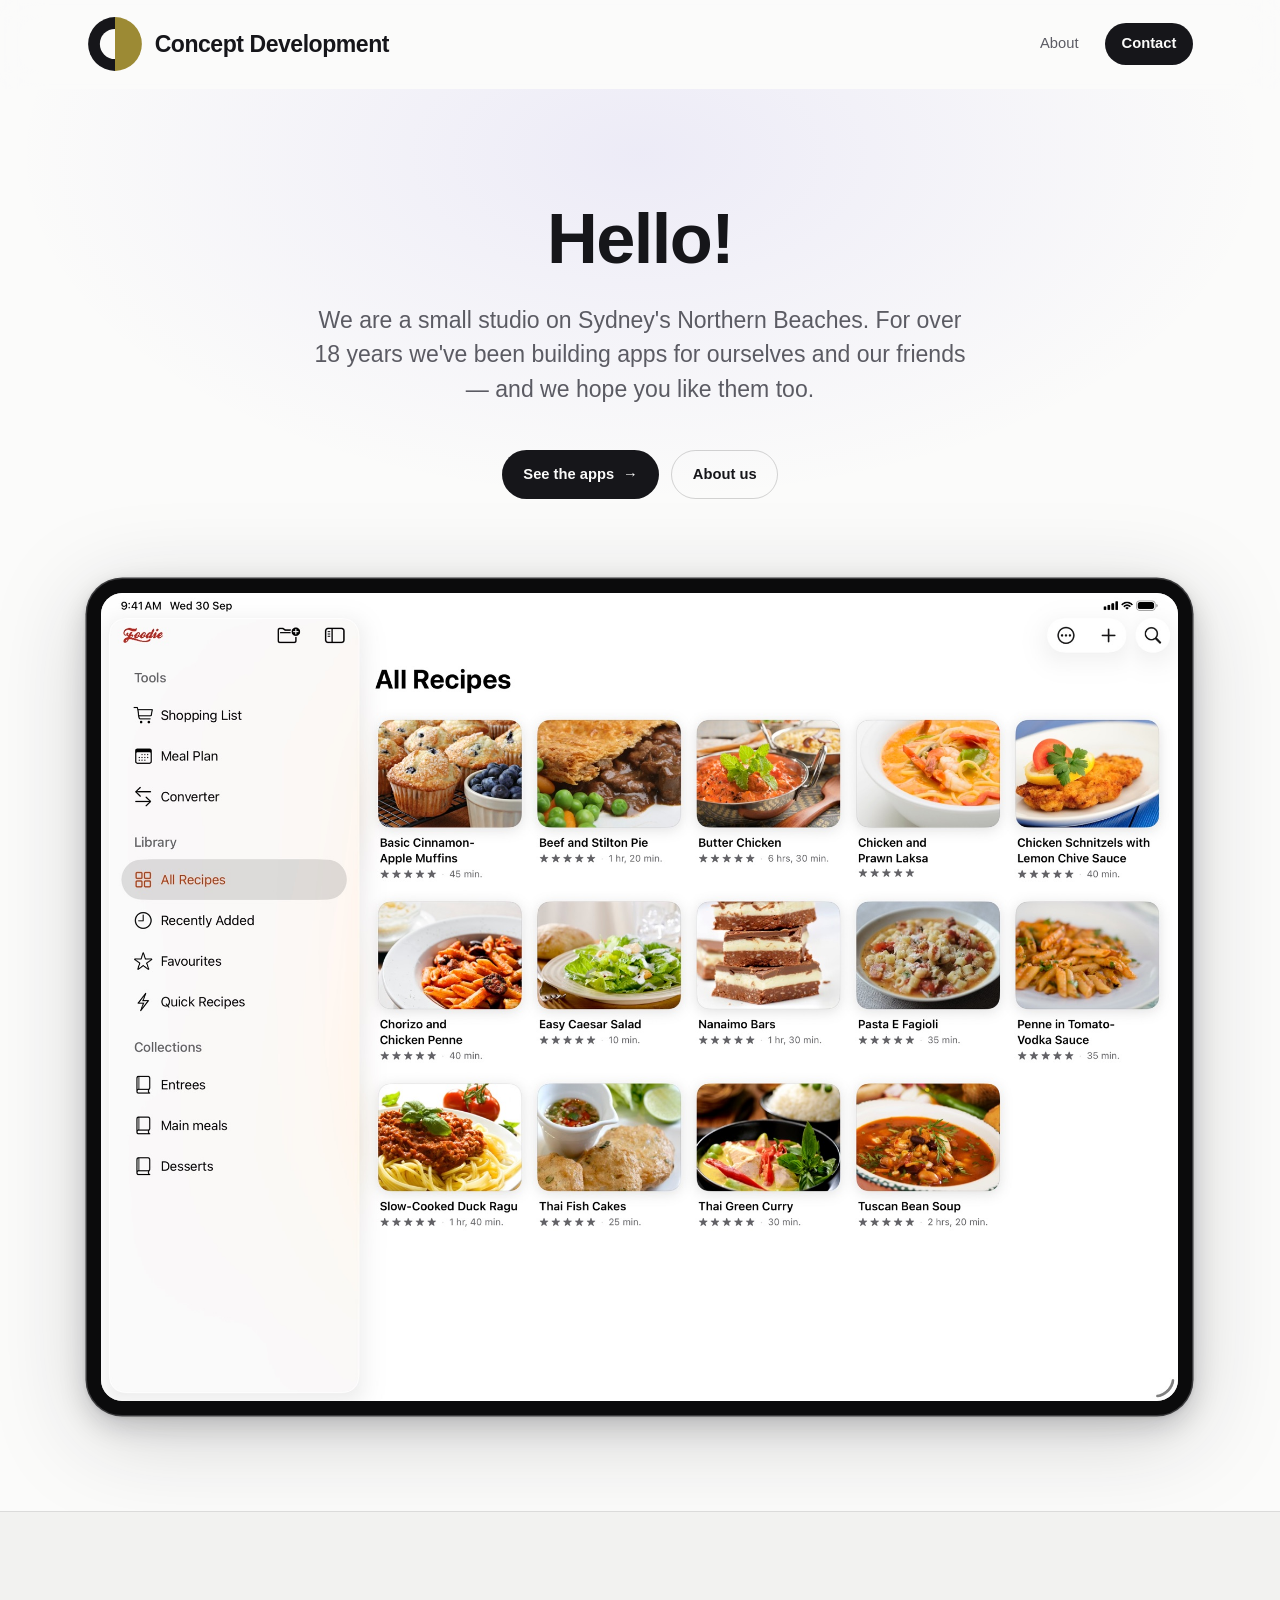
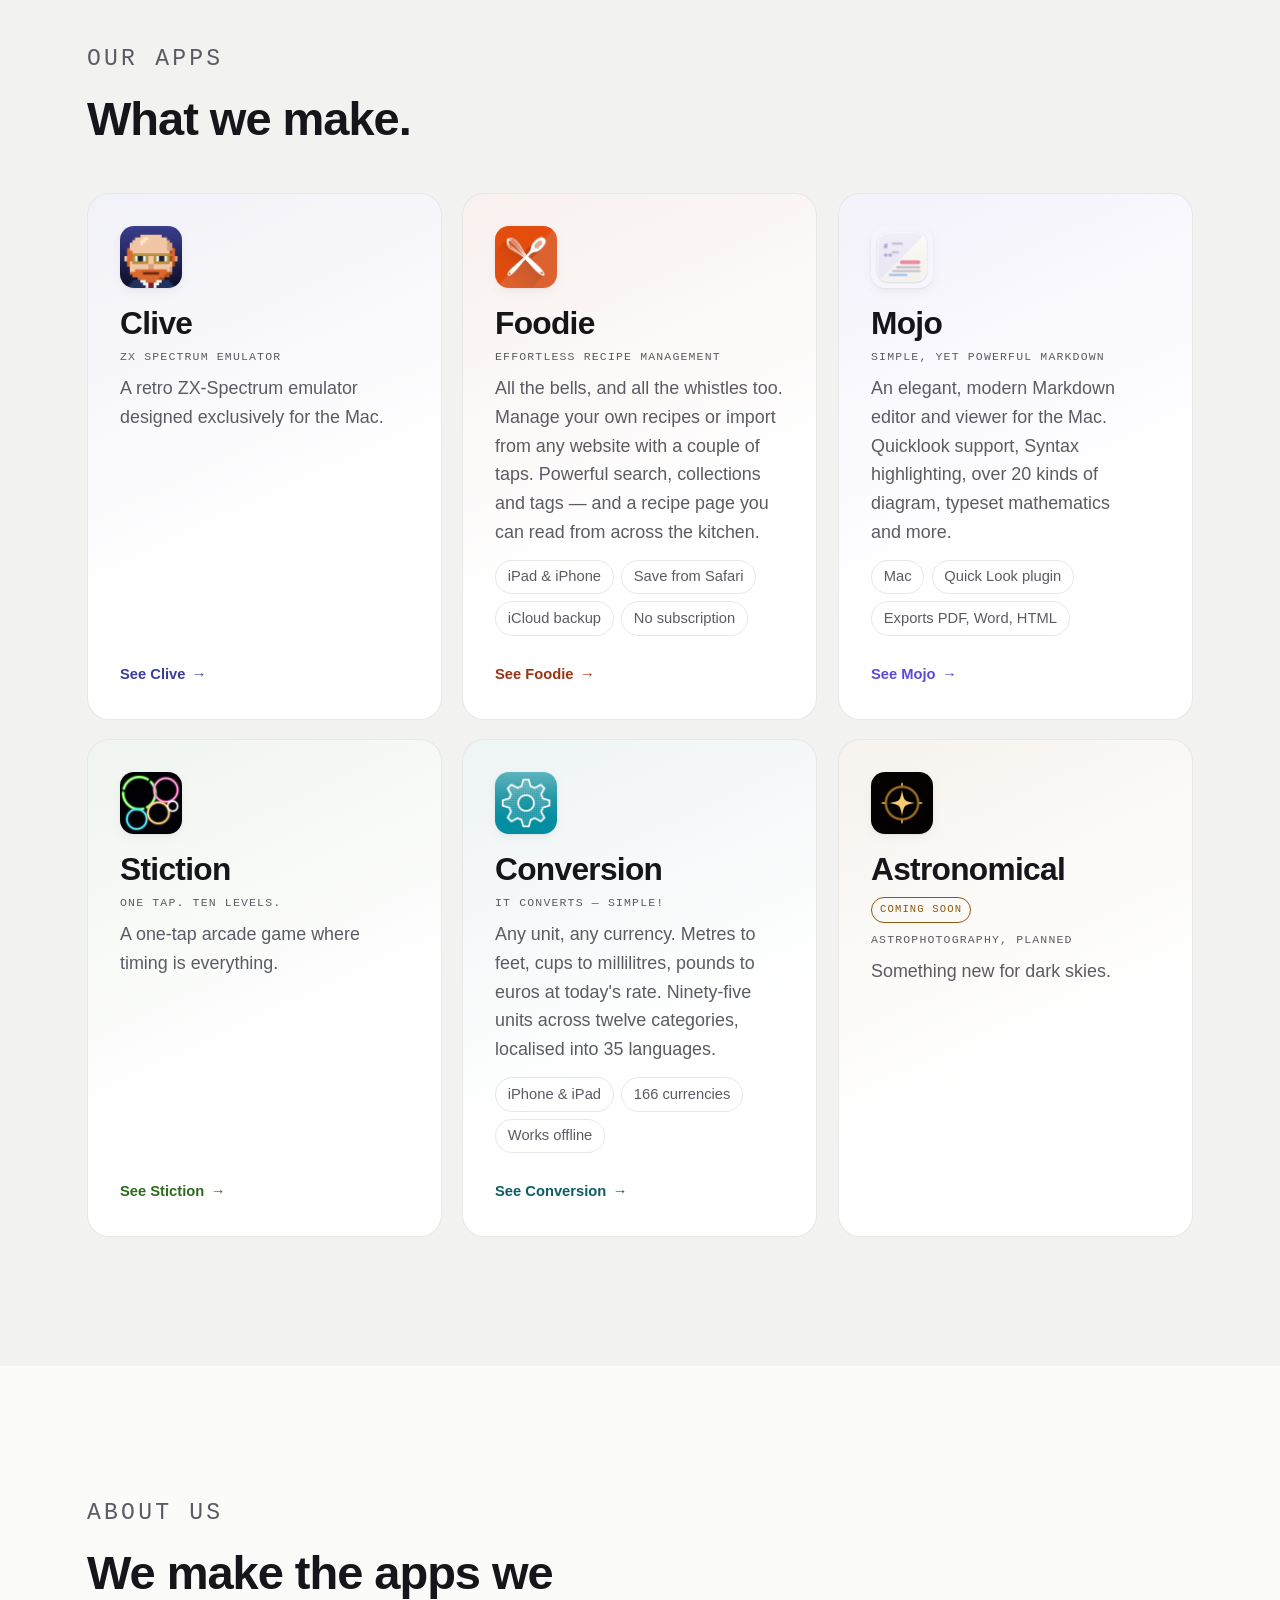
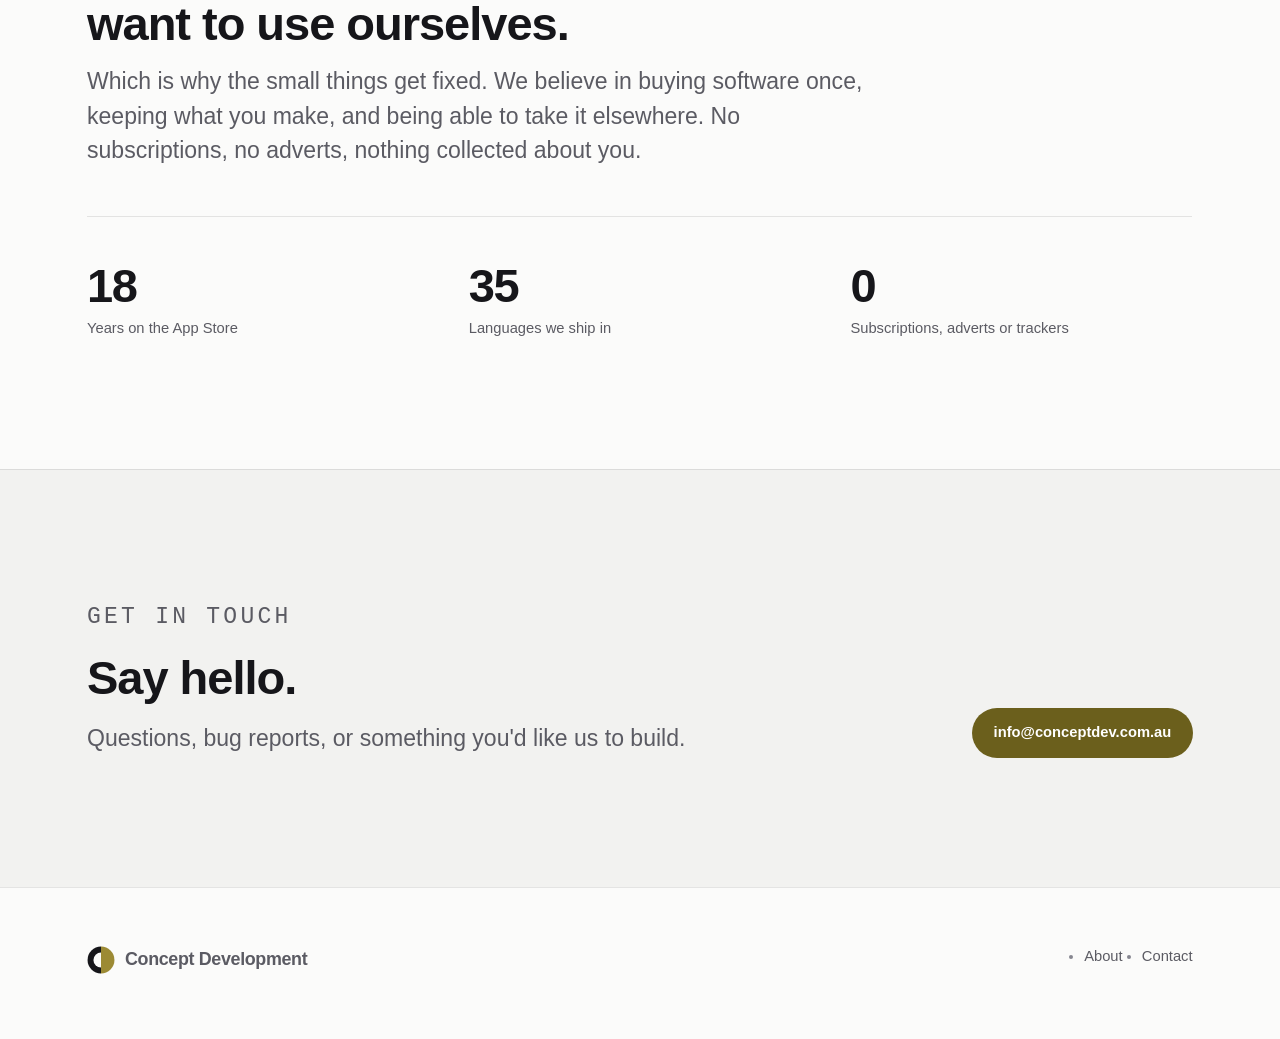
<file: index.html>
<!DOCTYPE html>
<html lang="en-AU">
<head>
<meta charset="utf-8">
<meta name="viewport" content="width=device-width, initial-scale=1">
<title>Concept Development — apps for iPhone, iPad and Mac</title>
<meta name="description" content="A small studio on Sydney's Northern Beaches, specialising in Apple technology. Makers of Foodie, a recipe manager, and Conversion, a unit converter.">
<meta name="theme-color" content="#fbfbfa">
<meta property="og:title" content="Concept Development">
<meta property="og:description" content="A small studio on Sydney's Northern Beaches, specialising in Apple technology.">
<meta property="og:type" content="website">
<meta property="og:image" content="https://conceptdev.com.au/assets/img/foodie/ipad-01-library.jpg">
<link rel="stylesheet" href="assets/css/site.css?v=9">
<link rel="icon" href="assets/img/logo/mark.svg" type="image/svg+xml">
<!-- Before the first paint, so the scroll reveal can hide things. Everything
     it hides is visible without it — see .js .reveal in site.css. -->
<script>document.documentElement.classList.add('js');</script>
</head>
<body>

<a class="skip-link" href="#main">Skip to content</a>

<header class="site-header">
  <div class="wrap site-header__inner">
    <a class="wordmark" href="index.html">
      <svg class="wordmark__mark" viewBox="0 0 100 100" aria-hidden="true" focusable="false"><defs><mask id="cdm-a"><rect width="100" height="100" fill="#fff"/><path d="M50 23 A27 27 0 0 0 50 77 Z" fill="#000"/></mask></defs><g mask="url(#cdm-a)"><path class="mark-ink" d="M50 2 A48 48 0 0 0 50 98 Z"/><path class="mark-gold" d="M50 2 A48 48 0 0 1 50 98 Z"/></g></svg>
      Concept&nbsp;Development
    </a>
    <nav class="nav" aria-label="Primary">
      <a href="#about">About</a>
      <a class="nav__cta" href="#contact">Contact</a>
    </nav>
  </div>
</header>

<main id="main">

  <!-- ============================ HERO ============================ -->
  <section class="hero hero--stage">
    <div class="wrap hero--stage__inner">
      <h1>Hello!</h1>
      <p>
        We are a small studio on Sydney's Northern Beaches. For over 18 years we've been building apps for ourselves and our
        friends — and we hope you like them too.
      </p>
      <div class="btn-row">
        <a class="btn btn--primary" href="#apps">See the apps <span class="btn__arrow" aria-hidden="true">→</span></a>
        <a class="btn btn--ghost" href="#about">About us</a>
      </div>
    </div>

    <div class="wrap">
      <figure class="shot hero-shot shot--device">
        <img src="assets/img/foodie/ipad-01-library.jpg"
             alt="Foodie on iPad: a sidebar with Tools, Library and Collections beside a grid of recipe photos."
             width="2000" height="1500" loading="eager" decoding="async" fetchpriority="high">
      </figure>
    </div>
  </section>

  <!-- ============================ APPS ============================ -->
  <section class="section section--sunken rule-top" id="apps">
    <div class="wrap">
      <div class="section-head reveal">
        <p class="eyebrow">Our apps</p>
        <h2>What we make.</h2>
      </div>

      <div class="shelf">
        <article class="shelf-card reveal" style="--card-accent: var(--accent-clive);">
          <img class="shelf-card__icon" src="assets/img/icons/clive.png" alt="" width="62" height="62">
          <div class="shelf-card__body">
            <div class="shelf-card__title">
              <h3>Clive</h3>
            </div>
            <p class="shelf-card__kind">ZX Spectrum emulator</p>
            <p>
              A retro ZX-Spectrum emulator designed exclusively for the Mac.
            </p>
            <a class="shelf-card__link" href="clive.html">See Clive</a>
          </div>
        </article>

        <article class="shelf-card reveal" style="--card-accent: var(--accent-foodie);">
          <img class="shelf-card__icon" src="assets/img/icons/foodie.png" alt="" width="62" height="62">
          <div class="shelf-card__body">
            <div class="shelf-card__title">
              <h3>Foodie</h3>
            </div>
            <p class="shelf-card__kind">Effortless recipe management</p>
            <p>
              All the bells, and all the whistles too. Manage your own recipes or
              import from any website with a couple of taps. Powerful search,
              collections and tags — and a recipe page you can read from across
              the kitchen.
            </p>
            <ul class="shelf-card__list">
              <li>iPad &amp; iPhone</li>
              <li>Save from Safari</li>
              <li>iCloud backup</li>
              <li>No subscription</li>
            </ul>
            <a class="shelf-card__link" href="foodie.html">See Foodie</a>
          </div>
        </article>

        <article class="shelf-card reveal" style="--card-accent: var(--accent-mojo);">
          <img class="shelf-card__icon" src="assets/img/icons/mojo.png" alt="" width="62" height="62">
          <div class="shelf-card__body">
            <div class="shelf-card__title">
              <h3>Mojo</h3>
            </div>
            <p class="shelf-card__kind">Simple, yet powerful markdown</p>
            <p>
              An elegant, modern Markdown editor and viewer for the Mac.
              Quicklook support, Syntax highlighting, over 20 kinds of diagram, typeset mathematics and more.
            </p>
            <ul class="shelf-card__list">
              <li>Mac</li>
              <li>Quick Look plugin</li>
              <li>Exports PDF, Word, HTML</li>
            </ul>
            <a class="shelf-card__link" href="mojo.html">See Mojo</a>
          </div>
        </article>

        <article class="shelf-card reveal" style="--card-accent: var(--accent-stiction);">
          <img class="shelf-card__icon" src="assets/img/icons/stiction.png" alt="" width="62" height="62">
          <div class="shelf-card__body">
            <div class="shelf-card__title">
              <h3>Stiction</h3>
            </div>
            <p class="shelf-card__kind">One tap. Ten levels.</p>
            <p>
              A one-tap arcade game where timing is everything.
            </p>
            <a class="shelf-card__link" href="stiction.html">See Stiction</a>
          </div>
        </article>

        <article class="shelf-card reveal" style="--card-accent: var(--accent-conversion);">
          <img class="shelf-card__icon" src="assets/img/icons/conversion.png" alt="" width="62" height="62">
          <div class="shelf-card__body">
            <div class="shelf-card__title">
              <h3>Conversion</h3>
            </div>
            <p class="shelf-card__kind">It converts — simple!</p>
            <p>
              Any unit, any currency. Metres to feet, cups to millilitres, pounds
              to euros at today's rate. Ninety-five units across twelve
              categories, localised into 35 languages.
            </p>
            <ul class="shelf-card__list">
              <li>iPhone &amp; iPad</li>
              <li>166 currencies</li>
              <li>Works offline</li>
            </ul>
            <a class="shelf-card__link" href="conversion.html">See Conversion</a>
          </div>
        </article>

        <article class="shelf-card shelf-card--soon reveal" style="--card-accent: var(--accent-astronomical);">
          <img class="shelf-card__icon" src="assets/img/icons/astronomical.png" alt="" width="62" height="62">
          <div class="shelf-card__body">
            <div class="shelf-card__title">
              <h3>Astronomical</h3>
              <span class="badge">Coming soon</span>
            </div>
            <p class="shelf-card__kind">Astrophotography, planned</p>
            <p>
              Something new for dark skies.
            </p>
          </div>
        </article>
      </div>
    </div>
  </section>

  <!-- ============================ STUDIO ============================ -->
  <section class="section" id="about">
    <div class="wrap">
      <div class="section-head reveal">
        <p class="eyebrow">About us</p>
        <h2>We make the apps we want to use ourselves.</h2>
        <p>
          Which is why the small things get fixed. We believe in buying software
          once, keeping what you make, and being able to take it elsewhere.
          No subscriptions, no adverts, nothing collected about you.
        </p>
      </div>

      <div class="stats stats--3 reveal">
        <div class="stat">
          <div class="stat__value">18</div>
          <p class="stat__label">Years on the App Store</p>
        </div>
        <div class="stat">
          <div class="stat__value">35</div>
          <p class="stat__label">Languages we ship in</p>
        </div>
        <div class="stat">
          <div class="stat__value">0</div>
          <p class="stat__label">Subscriptions, adverts or trackers</p>
        </div>
      </div>
    </div>
  </section>

  <!-- ============================ CONTACT ============================ -->
  <section class="section section--sunken rule-top cta" id="contact">
    <div class="wrap cta--split">
      <div class="reveal">
        <p class="eyebrow">Get in touch</p>
        <h2>Say hello.</h2>
        <p>
          Questions, bug reports, or something you'd like us to build.
        </p>
      </div>
      <div class="btn-row reveal">
        <a class="btn btn--gold" href="mailto:info@conceptdev.com.au">info@conceptdev.com.au</a>
      </div>
    </div>
  </section>

</main>

<footer class="site-footer">
  <div class="wrap site-footer__inner">
    <div>
      <a class="wordmark" href="index.html">
        <svg class="wordmark__mark" viewBox="0 0 100 100" aria-hidden="true" focusable="false"><defs><mask id="cdm-b"><rect width="100" height="100" fill="#fff"/><path d="M50 23 A27 27 0 0 0 50 77 Z" fill="#000"/></mask></defs><g mask="url(#cdm-b)"><path class="mark-ink" d="M50 2 A48 48 0 0 0 50 98 Z"/><path class="mark-gold" d="M50 2 A48 48 0 0 1 50 98 Z"/></g></svg>
        Concept Development
      </a>
    </div>
    <nav aria-label="Footer">
      <ul>
        <li><a href="#about">About</a></li>
        <li><a href="mailto:info@conceptdev.com.au">Contact</a></li>
      </ul>
    </nav>
  </div>
</footer>

<script src="assets/js/site.js?v=7" defer></script>
</body>
</html>
</file>
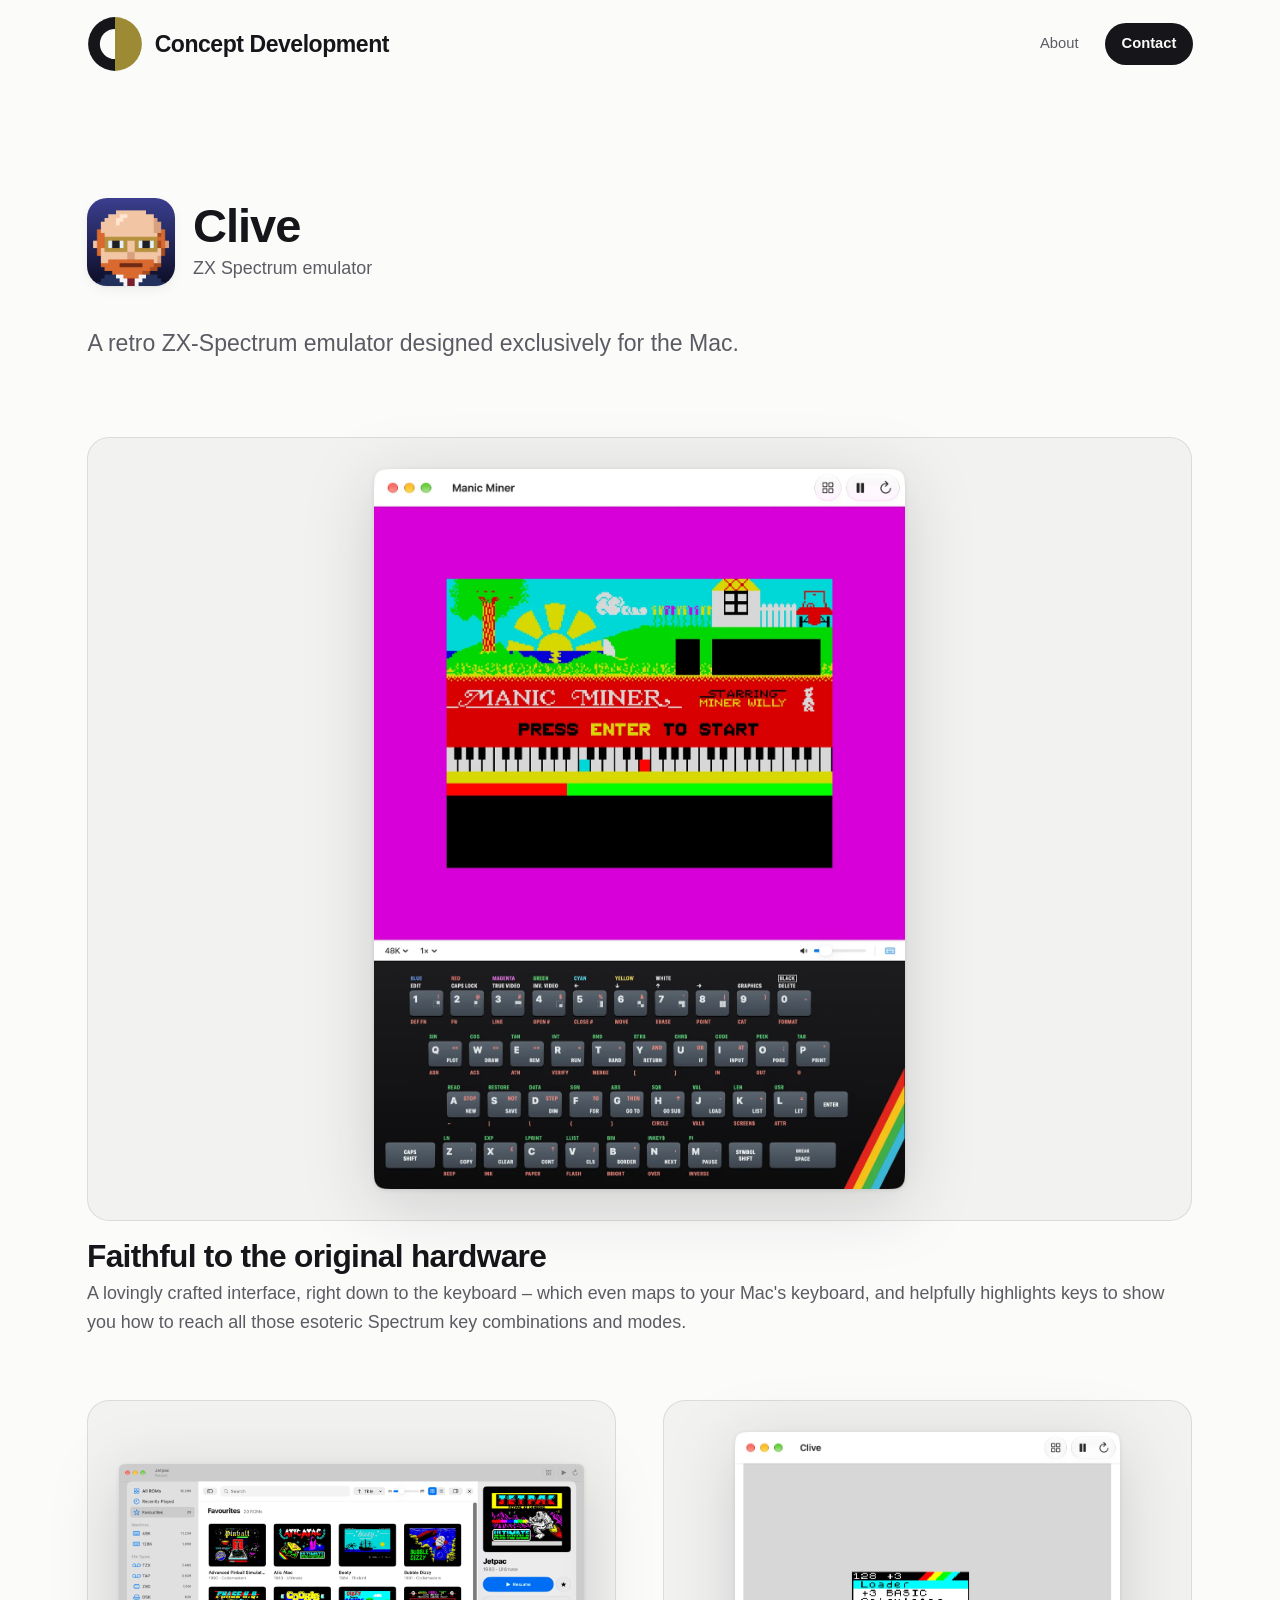
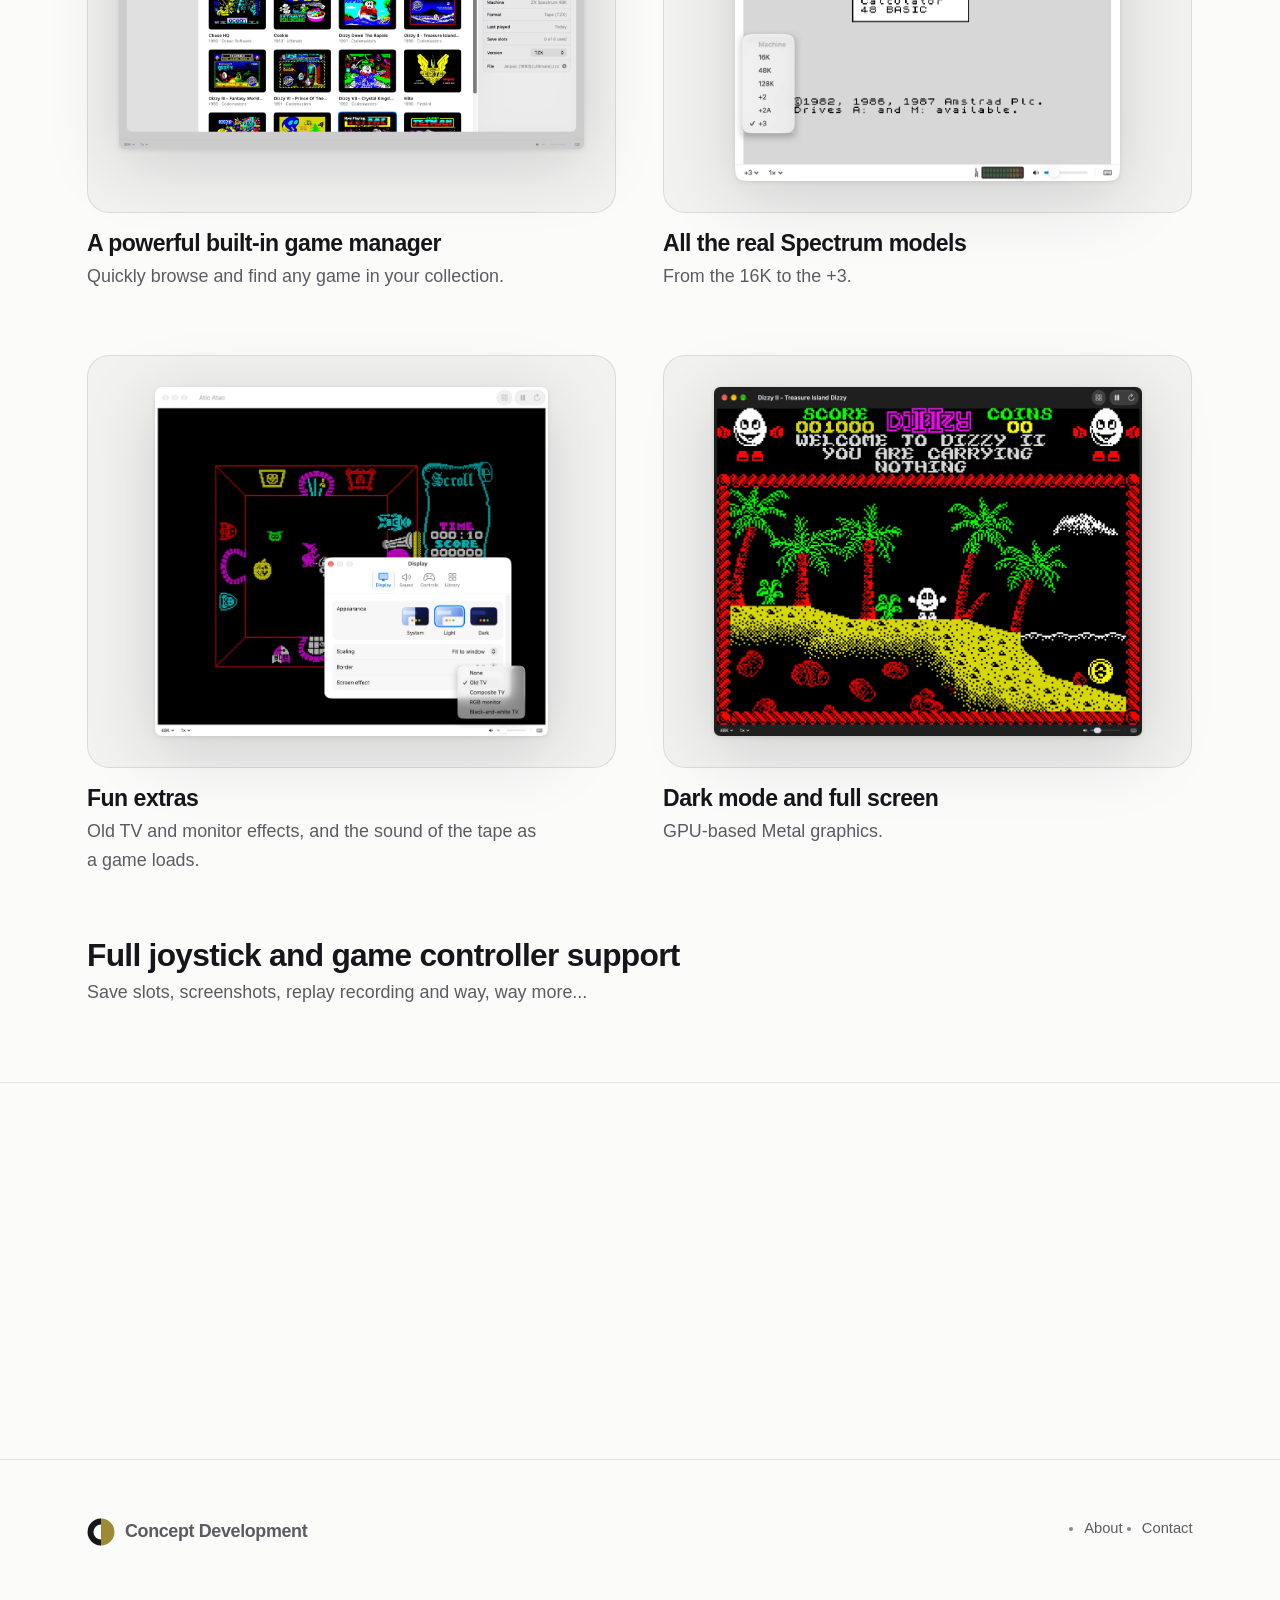
<file: clive.html>
<!DOCTYPE html>
<html lang="en-AU" class="page-clive">
<head>
<meta charset="utf-8">
<meta name="viewport" content="width=device-width, initial-scale=1">
<title>Clive | Concept Development</title>
<meta name="description" content="Clive — a retro ZX-Spectrum emulator designed exclusively for the Mac.">
<meta name="theme-color" content="#fbfbfa">
<meta property="og:title" content="Clive">
<meta property="og:description" content="A retro ZX-Spectrum emulator designed exclusively for the Mac.">
<meta property="og:type" content="product">
<meta property="og:image" content="https://conceptdev.com.au/assets/img/icons/clive.png">
<link rel="stylesheet" href="assets/css/site.css?v=11">
<link rel="icon" href="assets/img/logo/mark.svg" type="image/svg+xml">
<!-- Before the first paint, so the scroll reveal can hide things. Everything
     it hides is visible without it — see .js .reveal in site.css. -->
<script>document.documentElement.classList.add('js');</script>
</head>
<body>

<a class="skip-link" href="#main">Skip to content</a>

<header class="site-header">
  <div class="wrap site-header__inner">
    <a class="wordmark" href="index.html">
      <svg class="wordmark__mark" viewBox="0 0 100 100" aria-hidden="true" focusable="false"><defs><mask id="cdm-a"><rect width="100" height="100" fill="#fff"/><path d="M50 23 A27 27 0 0 0 50 77 Z" fill="#000"/></mask></defs><g mask="url(#cdm-a)"><path class="mark-ink" d="M50 2 A48 48 0 0 0 50 98 Z"/><path class="mark-gold" d="M50 2 A48 48 0 0 1 50 98 Z"/></g></svg>
      Concept&nbsp;Development
    </a>
    <nav class="nav" aria-label="Primary">
      <a href="index.html#about">About</a>
      <a class="nav__cta" href="index.html#contact">Contact</a>
    </nav>
  </div>
</header>

<main id="main">

  <!-- ============================ HERO ============================ -->
  <section class="app-hero">
    <div class="wrap">
      <div class="app-hero__id">
        <!-- The name is the h1 right beside it, so the icon adds nothing to
             read out. -->
        <img class="app-hero__icon" src="assets/img/icons/clive.png" alt="" width="88" height="88">
        <div>
          <h1>Clive</h1>
          <p>ZX Spectrum emulator</p>
        </div>
      </div>

      <p class="lede">
        A retro ZX-Spectrum emulator designed exclusively for the Mac.
      </p>
    </div>
  </section>

  <!-- ============================ THE POINTS ============================
       One screenshot per point, the words under it, as on mojo.html. The
       words are the App Store description's (~/Desktop/Clive/fastlane/metadata/
       en-AU/description.txt). The shots are its App Store pictures with the
       ground and shadow cut away, so they keep a transparent surround for
       .shot--mac; overwrite a WebP in place and the page picks it up. -->
  <section class="section section--tight">
    <div class="wrap">
      <div class="points">

        <div class="point point--wide reveal">
          <figure class="shot shot--mac shot--upright">
            <img src="assets/img/clive/02-keyboard.webp" alt="Manic Miner on a 48K, with the Spectrum keyboard open under the screen."
                 width="1237" height="1680" loading="eager" decoding="async" fetchpriority="high">
          </figure>
          <div class="point__body">
            <h3>Faithful to the original hardware</h3>
            <p>A lovingly crafted interface, right down to the keyboard – which even maps to your Mac's keyboard, and helpfully highlights keys to show you how to reach all those esoteric Spectrum key combinations and modes.</p>
          </div>
        </div>

        <div class="point reveal">
          <figure class="shot shot--mac">
            <img src="assets/img/clive/01-library.webp" alt="The game library: a grid of favourite games beside the details for Jetpac."
                 width="2735" height="1680" loading="lazy" decoding="async">
          </figure>
          <div class="point__body">
            <h3>A powerful built-in game manager</h3>
            <p>Quickly browse and find any game in your collection.</p>
          </div>
        </div>

        <div class="point reveal">
          <figure class="shot shot--mac">
            <img src="assets/img/clive/03-machines.webp" alt="The +3 start-up menu, with the machine menu open: 16K, 48K, 128K, +2, +2A and +3."
                 width="1854" height="1680" loading="lazy" decoding="async">
          </figure>
          <div class="point__body">
            <h3>All the real Spectrum models</h3>
            <p>From the 16K to the +3.</p>
          </div>
        </div>

        <div class="point reveal">
          <figure class="shot shot--mac">
            <img src="assets/img/clive/04-screen-effects.webp" alt="Atic Atac with the Old TV effect, and the screen effect menu open in Settings."
                 width="1890" height="1680" loading="lazy" decoding="async">
          </figure>
          <div class="point__body">
            <h3>Fun extras</h3>
            <p>Old TV and monitor effects, and the sound of the tape as a game loads.</p>
          </div>
        </div>

        <div class="point reveal">
          <figure class="shot shot--mac">
            <img src="assets/img/clive/05-dark-borderless.webp" alt="Treasure Island Dizzy in dark mode, with no border."
                 width="2061" height="1680" loading="lazy" decoding="async">
          </figure>
          <div class="point__body">
            <h3>Dark mode and full screen</h3>
            <p>GPU-based Metal graphics.</p>
          </div>
        </div>

        <div class="point point--wide reveal">
          <div class="point__body">
            <h3>Full joystick and game controller support</h3>
            <p>Save slots, screenshots, replay recording and way, way more...</p>
          </div>
        </div>

      </div>
    </div>
  </section>

  <!-- ============================ FOOT ============================ -->
  <section class="section rule-top">
    <div class="wrap">
      <p class="reveal">No games included.</p>
      <div class="btn-row reveal">
        <a class="btn btn--primary" href="https://apps.apple.com/au/app/clive/id6825200276">Download on the App Store <span class="btn__arrow" aria-hidden="true">&rarr;</span></a>
        <a class="btn btn--ghost" href="mailto:info@conceptdev.com.au?subject=Clive">Email us</a>
        <a class="btn btn--ghost" href="clive_privacy.html">Privacy</a>
      </div>
    </div>
  </section>

</main>

<footer class="site-footer">
  <div class="wrap site-footer__inner">
    <div>
      <a class="wordmark" href="index.html">
        <svg class="wordmark__mark" viewBox="0 0 100 100" aria-hidden="true" focusable="false"><defs><mask id="cdm-b"><rect width="100" height="100" fill="#fff"/><path d="M50 23 A27 27 0 0 0 50 77 Z" fill="#000"/></mask></defs><g mask="url(#cdm-b)"><path class="mark-ink" d="M50 2 A48 48 0 0 0 50 98 Z"/><path class="mark-gold" d="M50 2 A48 48 0 0 1 50 98 Z"/></g></svg>
        Concept Development
      </a>
    </div>
    <nav aria-label="Footer">
      <ul>
        <li><a href="index.html#about">About</a></li>
        <li><a href="mailto:info@conceptdev.com.au">Contact</a></li>
      </ul>
    </nav>
  </div>
</footer>

<script src="assets/js/site.js" defer></script>
</body>
</html>
</file>
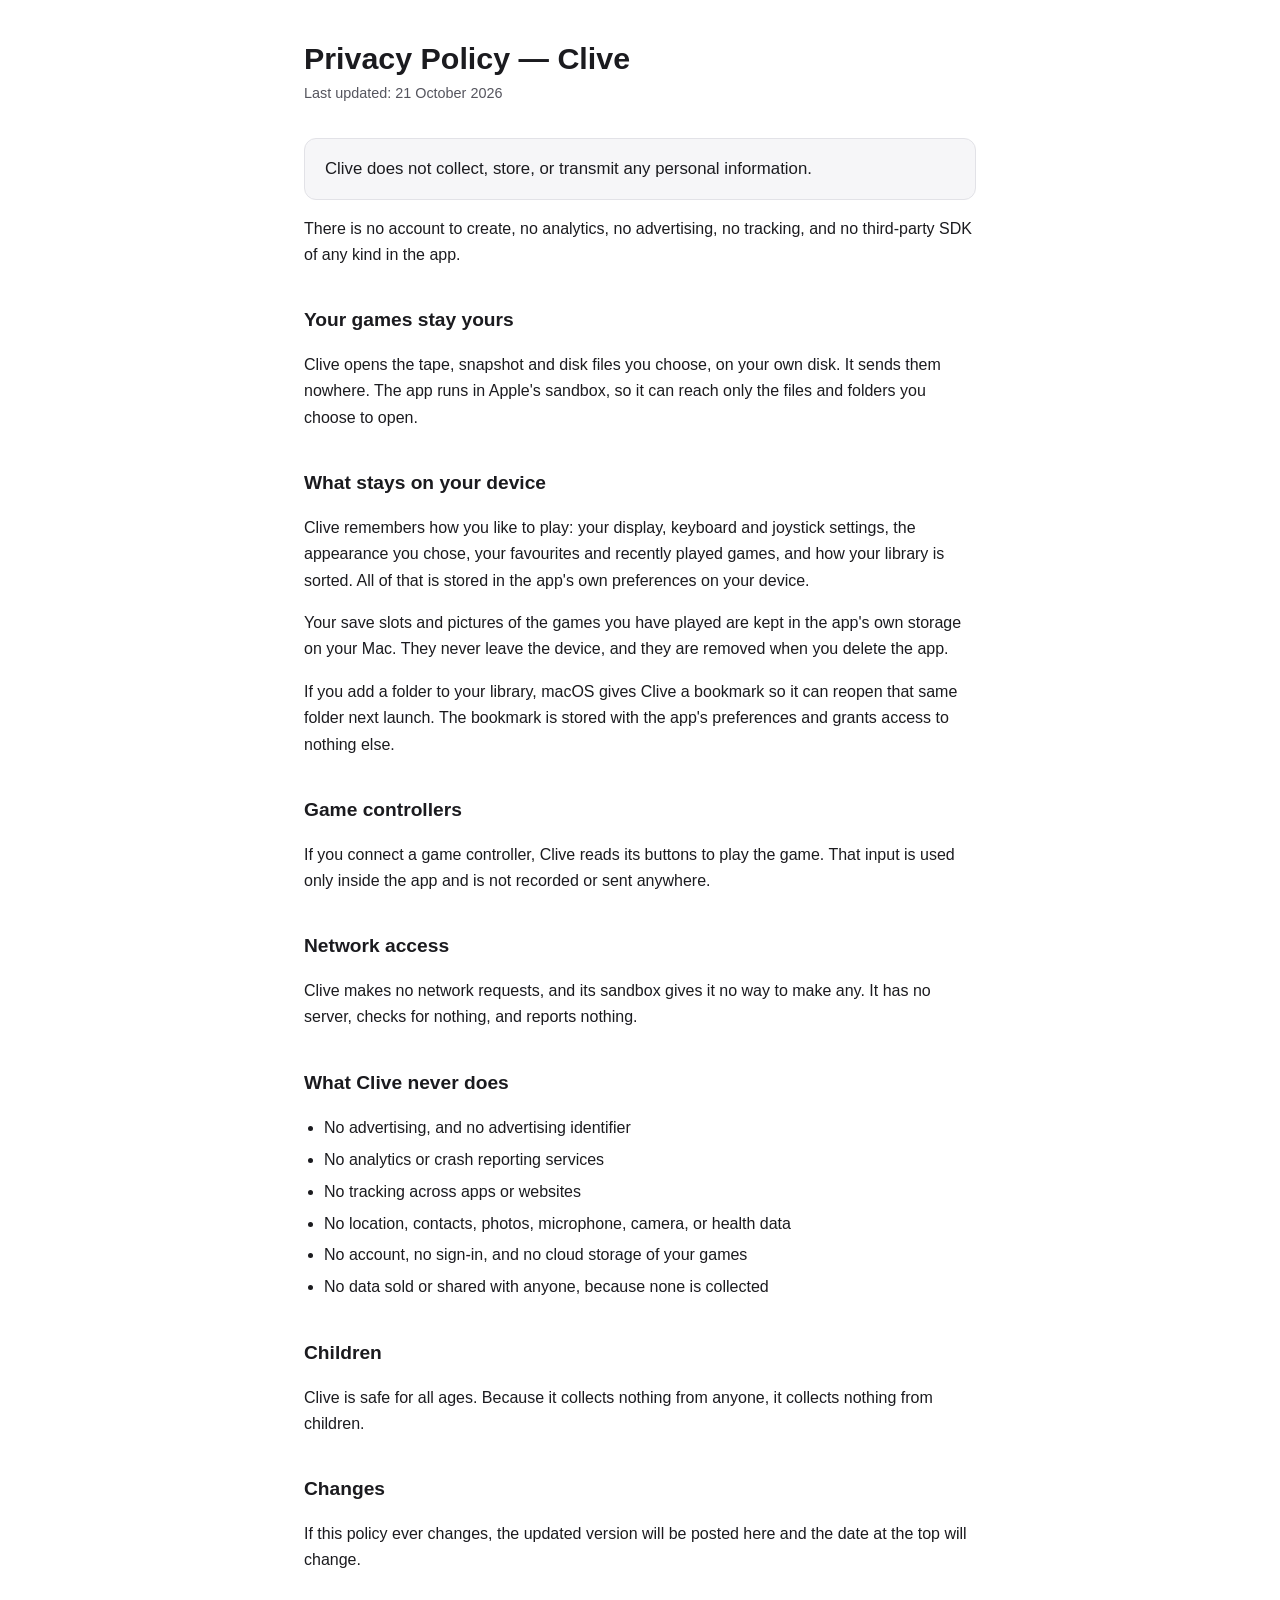
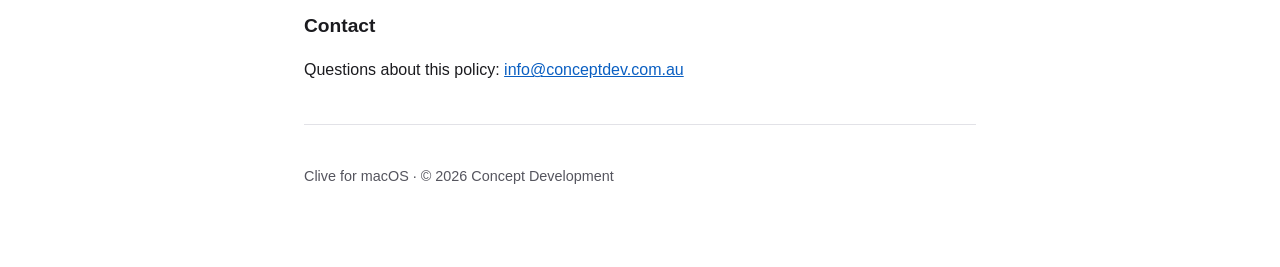
<file: clive_privacy.html>
<!DOCTYPE html>
<html lang="en">
<head>
<meta charset="utf-8">
<meta name="viewport" content="width=device-width, initial-scale=1">
<title>Clive — Privacy Policy</title>
<style>
  :root {
    color-scheme: light dark;
    --bg: #ffffff;
    --fg: #1b1b1f;
    --muted: #55555e;
    --rule: #e2e2e7;
    --accent: #0a5fc2;
    --card: #f6f6f8;
  }
  @media (prefers-color-scheme: dark) {
    :root {
      --bg: #111114;
      --fg: #f2f2f5;
      --muted: #a6a6b0;
      --rule: #2c2c33;
      --accent: #74b6f7;
      --card: #1b1b20;
    }
  }
  * { box-sizing: border-box; }
  body {
    margin: 0;
    padding: 2.5rem 1.25rem 4rem;
    background: var(--bg);
    color: var(--fg);
    font: 1rem/1.65 -apple-system, BlinkMacSystemFont, "Segoe UI", Roboto, Helvetica, Arial, sans-serif;
    -webkit-text-size-adjust: 100%;
  }
  main { max-width: 42rem; margin: 0 auto; }
  h1 { font-size: 1.9rem; line-height: 1.2; margin: 0 0 .35rem; }
  h2 { font-size: 1.2rem; margin: 2.25rem 0 .6rem; }
  .updated { color: var(--muted); font-size: .9rem; margin: 0 0 2rem; }
  .lede {
    background: var(--card);
    border: 1px solid var(--rule);
    border-radius: .75rem;
    padding: 1rem 1.25rem;
    font-size: 1.05rem;
    margin: 0 0 1rem;
  }
  ul { padding-left: 1.25rem; }
  li { margin: .35rem 0; }
  code {
    font-family: ui-monospace, SFMono-Regular, Menlo, monospace;
    font-size: .92em;
    background: var(--card);
    border: 1px solid var(--rule);
    border-radius: .3rem;
    padding: .1em .35em;
  }
  a { color: var(--accent); }
  a:focus-visible { outline: 2px solid var(--accent); outline-offset: 2px; border-radius: .2rem; }
  hr { border: 0; border-top: 1px solid var(--rule); margin: 2.5rem 0; }
  footer { color: var(--muted); font-size: .9rem; }
</style>
</head>
<body>
<main>

  <h1>Privacy Policy &mdash; Clive</h1>
  <p class="updated">Last updated: 21 October 2026</p>

  <p class="lede">Clive does not collect, store, or transmit any personal
  information.</p>

  <p>There is no account to create, no analytics, no advertising, no tracking, and no
  third-party SDK of any kind in the app.</p>

  <h2>Your games stay yours</h2>
  <p>Clive opens the tape, snapshot and disk files you choose, on your own disk. It sends
  them nowhere. The app runs in Apple's sandbox, so it can reach only the files and
  folders you choose to open.</p>

  <h2>What stays on your device</h2>
  <p>Clive remembers how you like to play: your display, keyboard and joystick settings,
  the appearance you chose, your favourites and recently played games, and how your
  library is sorted. All of that is stored in the app's own preferences on your device.</p>
  <p>Your save slots and pictures of the games you have played are kept in the app's own
  storage on your Mac. They never leave the device, and they are removed when you delete
  the app.</p>
  <p>If you add a folder to your library, macOS gives Clive a bookmark so it can reopen
  that same folder next launch. The bookmark is stored with the app's preferences and
  grants access to nothing else.</p>

  <h2>Game controllers</h2>
  <p>If you connect a game controller, Clive reads its buttons to play the game. That
  input is used only inside the app and is not recorded or sent anywhere.</p>

  <h2>Network access</h2>
  <p>Clive makes no network requests, and its sandbox gives it no way to make any. It has
  no server, checks for nothing, and reports nothing.</p>

  <h2>What Clive never does</h2>
  <ul>
    <li>No advertising, and no advertising identifier</li>
    <li>No analytics or crash reporting services</li>
    <li>No tracking across apps or websites</li>
    <li>No location, contacts, photos, microphone, camera, or health data</li>
    <li>No account, no sign-in, and no cloud storage of your games</li>
    <li>No data sold or shared with anyone, because none is collected</li>
  </ul>

  <h2>Children</h2>
  <p>Clive is safe for all ages. Because it collects nothing from anyone, it collects
  nothing from children.</p>

  <h2>Changes</h2>
  <p>If this policy ever changes, the updated version will be posted here and the date
  at the top will change.</p>

  <h2>Contact</h2>
  <p>Questions about this policy:
  <a href="mailto:info@conceptdev.com.au">info@conceptdev.com.au</a></p>

  <hr>
  <footer>
    <p>Clive for macOS &middot; &copy; 2026 Concept Development</p>
  </footer>

</main>
</body>
</html>
</file>
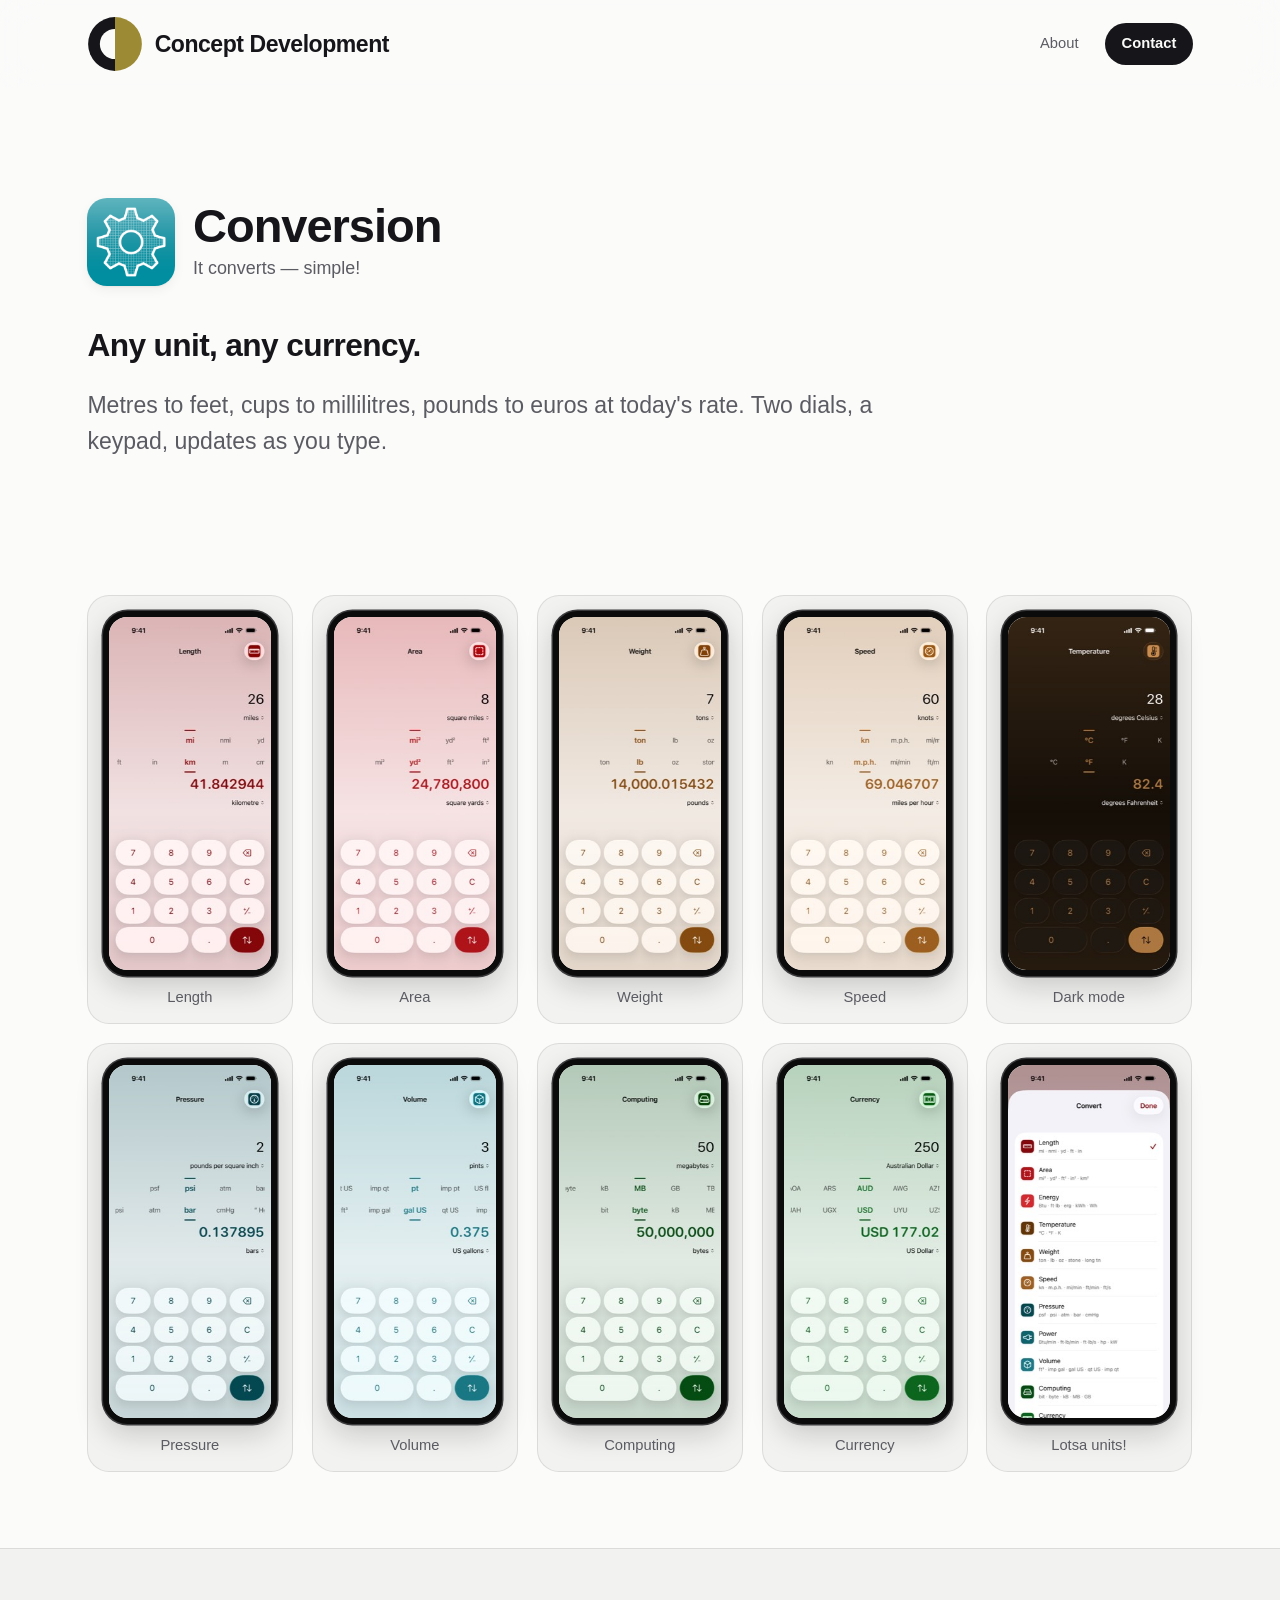
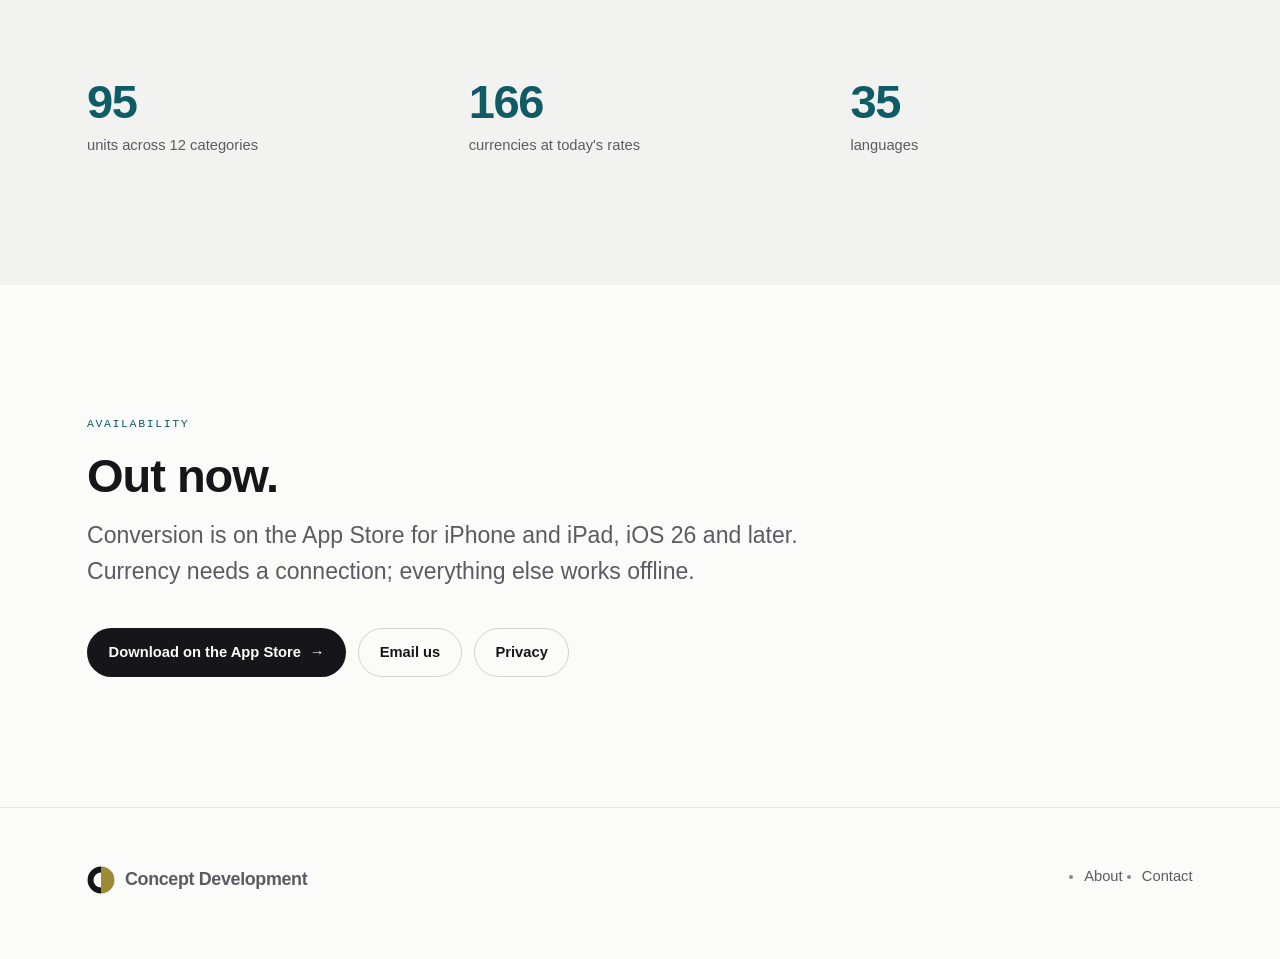
<file: conversion.html>
<!DOCTYPE html>
<html lang="en-AU" class="page-conversion">
<head>
<meta charset="utf-8">
<meta name="viewport" content="width=device-width, initial-scale=1">
<title>Conversion — a unit converter for iPhone and iPad | Concept Development</title>
<meta name="description" content="Conversion is a unit converter for iPhone and iPad. 95 units across 12 categories, 166 currencies at today's rates, and 35 languages.">
<meta name="theme-color" content="#fbfbfa">
<meta property="og:title" content="Conversion — a unit converter for iPhone and iPad">
<meta property="og:description" content="Any unit, any currency. 95 units across 12 categories, 166 currencies, 35 languages.">
<meta property="og:type" content="product">
<meta property="og:image" content="https://conceptdev.com.au/assets/img/icons/conversion.png">
<link rel="stylesheet" href="assets/css/site.css?v=9">
<link rel="icon" href="assets/img/logo/mark.svg" type="image/svg+xml">
<!-- Before the first paint, so the scroll reveal can hide things. Everything
     it hides is visible without it — see .js .reveal in site.css. -->
<script>document.documentElement.classList.add('js');</script>
</head>
<body>

<a class="skip-link" href="#main">Skip to content</a>

<header class="site-header">
  <div class="wrap site-header__inner">
    <a class="wordmark" href="index.html">
      <svg class="wordmark__mark" viewBox="0 0 100 100" aria-hidden="true" focusable="false"><defs><mask id="cdm-a"><rect width="100" height="100" fill="#fff"/><path d="M50 23 A27 27 0 0 0 50 77 Z" fill="#000"/></mask></defs><g mask="url(#cdm-a)"><path class="mark-ink" d="M50 2 A48 48 0 0 0 50 98 Z"/><path class="mark-gold" d="M50 2 A48 48 0 0 1 50 98 Z"/></g></svg>
      Concept&nbsp;Development
    </a>
    <nav class="nav" aria-label="Primary">
      <a href="index.html#about">About</a>
      <a class="nav__cta" href="index.html#contact">Contact</a>
    </nav>
  </div>
</header>

<main id="main">

  <!-- ============================ HERO ============================ -->
  <section class="app-hero">
    <div class="wrap">
      <div class="app-hero__id">
        <img class="app-hero__icon" src="assets/img/icons/conversion.png" alt="Conversion app icon" width="88" height="88">
        <div>
          <h1>Conversion</h1>
          <p>It converts — simple!</p>
        </div>
      </div>

      <p class="app-hero__pitch">
        Any unit, any currency.
      </p>
      <p class="lede">
        Metres to feet, cups to millilitres, pounds to euros at today's rate.
        Two dials, a keypad, updates as you type.
      </p>
    </div>
  </section>

  <!-- ============================ SCREENSHOTS ============================ -->
  <section class="section section--tight">
    <div class="wrap">
      <div class="gallery gallery--tiles gallery--compare reveal">
        <figure class="shot shot--phone shot--device">
          <img src="assets/img/conversion/length.jpg"
               alt="Length: 26 miles converted to 41.842944 kilometres, in crimson."
               width="257" height="560" loading="eager" decoding="async" fetchpriority="high">
          <figcaption>Length</figcaption>
        </figure>
        <figure class="shot shot--phone shot--device">
          <img src="assets/img/conversion/area.jpg"
               alt="Area: 8 square miles converted to 24,780,800 square yards, in red."
               width="257" height="560" loading="lazy" decoding="async">
          <figcaption>Area</figcaption>
        </figure>
        <figure class="shot shot--phone shot--device">
          <img src="assets/img/conversion/weight.jpg"
               alt="Weight: 7 tons converted to 14,000.015432 pounds, in brown."
               width="257" height="560" loading="lazy" decoding="async">
          <figcaption>Weight</figcaption>
        </figure>
        <figure class="shot shot--phone shot--device">
          <img src="assets/img/conversion/speed.jpg"
               alt="Speed: 60 knots converted to 69.046707 miles per hour, in amber."
               width="257" height="560" loading="lazy" decoding="async">
          <figcaption>Speed</figcaption>
        </figure>
        <figure class="shot shot--phone shot--device">
          <img src="assets/img/conversion/temperature-dark.jpg"
               alt="Temperature at night: 28 degrees Celsius converted to 82.4 degrees Fahrenheit, in dark amber."
               width="257" height="560" loading="lazy" decoding="async">
          <figcaption>Dark mode</figcaption>
        </figure>
        <figure class="shot shot--phone shot--device">
          <img src="assets/img/conversion/pressure.jpg"
               alt="Pressure: 2 pounds per square inch converted to 0.137895 bars, in teal."
               width="257" height="560" loading="lazy" decoding="async">
          <figcaption>Pressure</figcaption>
        </figure>
        <figure class="shot shot--phone shot--device">
          <img src="assets/img/conversion/volume.jpg"
               alt="Volume: 3 imperial pints converted to 0.375 US gallons, in blue-green."
               width="257" height="560" loading="lazy" decoding="async">
          <figcaption>Volume</figcaption>
        </figure>
        <figure class="shot shot--phone shot--device">
          <img src="assets/img/conversion/computing.jpg"
               alt="Computing: 50 megabytes converted to 50,000,000 bytes, in green."
               width="257" height="560" loading="lazy" decoding="async">
          <figcaption>Computing</figcaption>
        </figure>
        <figure class="shot shot--phone shot--device">
          <img src="assets/img/conversion/currency.jpg"
               alt="Currency: 250 Australian dollars converted to 177.02 US dollars, in green."
               width="257" height="560" loading="lazy" decoding="async">
          <figcaption>Currency</figcaption>
        </figure>
        <figure class="shot shot--phone shot--device">
          <img src="assets/img/conversion/categories.jpg"
               alt="The category picker, listing Length, Area, Energy, Temperature, Weight, Speed, Pressure, Power, Volume, Computing and Currency, each with a coloured badge and a sample of its units."
               width="257" height="560" loading="lazy" decoding="async">
          <figcaption>Lotsa units!</figcaption>
        </figure>
      </div>
    </div>
  </section>

  <!-- ============================ NUMBERS ============================ -->
  <section class="section section--sunken rule-top">
    <div class="wrap">
      <div class="stats stats--3 reveal" style="border-top: 0; padding-top: 0;">
        <div class="stat">
          <div class="stat__value">95</div>
          <p class="stat__label">units across 12 categories</p>
        </div>
        <div class="stat">
          <div class="stat__value">166</div>
          <p class="stat__label">currencies at today's rates</p>
        </div>
        <div class="stat">
          <div class="stat__value">35</div>
          <p class="stat__label">languages</p>
        </div>
      </div>
    </div>
  </section>

  <!-- ============================ AVAILABILITY ============================ -->
  <section class="section">
    <div class="wrap">
      <div class="reveal">
        <p class="eyebrow eyebrow--accent">Availability</p>
        <h2 style="font-size: var(--step-3); max-width: 18ch; margin-bottom: 1rem;">Out now.</h2>
        <p class="lede" style="margin-bottom: 1.6rem;">
          Conversion is on the App Store for iPhone and iPad, iOS&nbsp;26 and
          later. Currency needs a connection; everything else works offline.
        </p>
        <div class="btn-row">
          <a class="btn btn--primary" href="https://apps.apple.com/au/app/conversion-unit-converter/id286552073">Download on the App Store <span class="btn__arrow" aria-hidden="true">→</span></a>
          <a class="btn btn--ghost" href="mailto:info@conceptdev.com.au?subject=Conversion">Email us</a>
          <a class="btn btn--ghost" href="conversion_privacy.html">Privacy</a>
        </div>
      </div>
    </div>
  </section>

</main>

<footer class="site-footer">
  <div class="wrap site-footer__inner">
    <div>
      <a class="wordmark" href="index.html">
        <svg class="wordmark__mark" viewBox="0 0 100 100" aria-hidden="true" focusable="false"><defs><mask id="cdm-b"><rect width="100" height="100" fill="#fff"/><path d="M50 23 A27 27 0 0 0 50 77 Z" fill="#000"/></mask></defs><g mask="url(#cdm-b)"><path class="mark-ink" d="M50 2 A48 48 0 0 0 50 98 Z"/><path class="mark-gold" d="M50 2 A48 48 0 0 1 50 98 Z"/></g></svg>
        Concept Development
      </a>
    </div>
    <nav aria-label="Footer">
      <ul>
        <li><a href="index.html#about">About</a></li>
        <li><a href="mailto:info@conceptdev.com.au">Contact</a></li>
      </ul>
    </nav>
  </div>
</footer>

<script src="assets/js/site.js?v=7" defer></script>
</body>
</html>
</file>
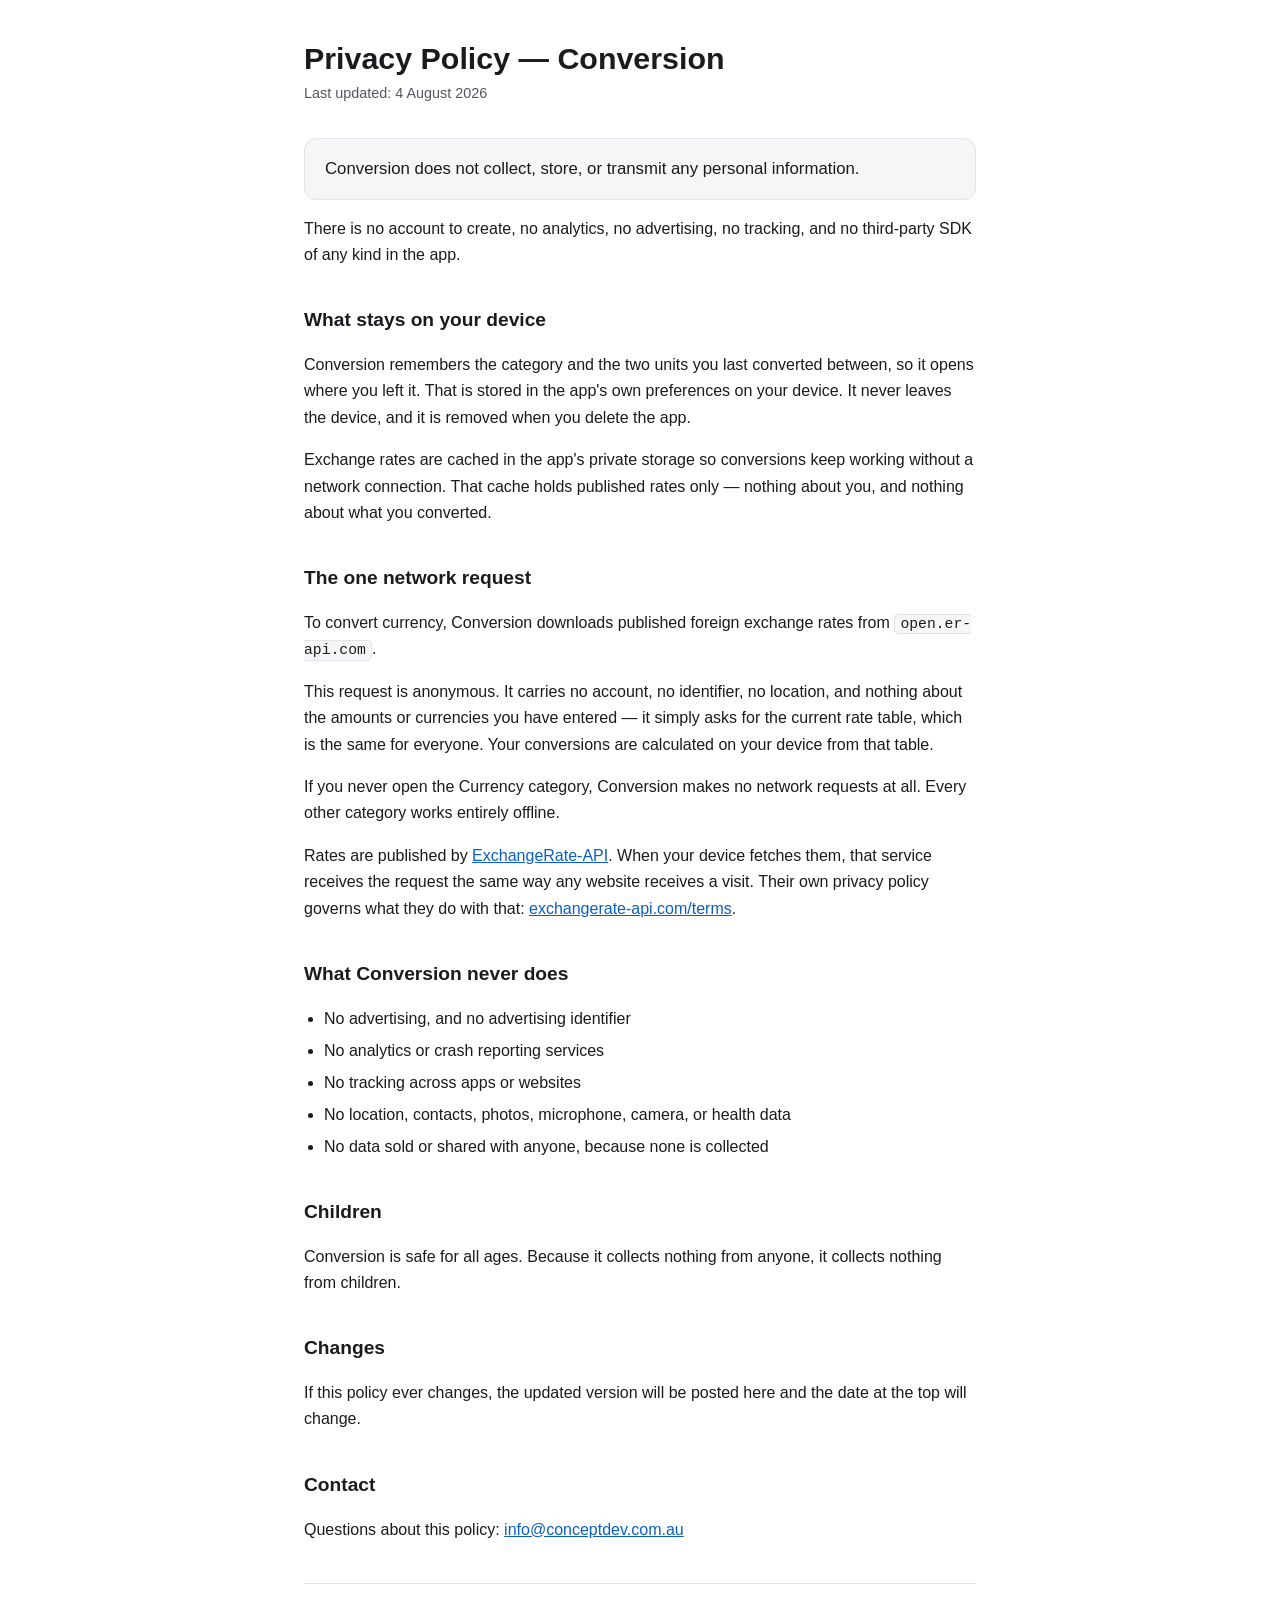
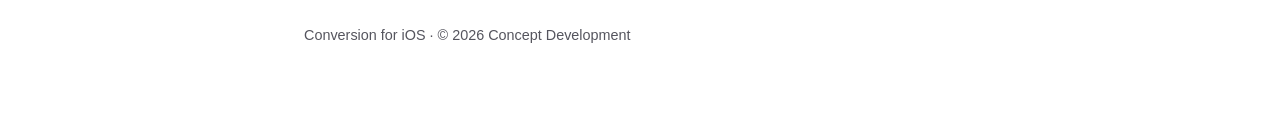
<file: conversion_privacy.html>
<!DOCTYPE html>
<html lang="en">
<head>
<meta charset="utf-8">
<meta name="viewport" content="width=device-width, initial-scale=1">
<title>Conversion — Privacy Policy</title>
<style>
  :root {
    color-scheme: light dark;
    --bg: #ffffff;
    --fg: #1b1b1f;
    --muted: #55555e;
    --rule: #e2e2e7;
    --accent: #0a5fc2;
    --card: #f6f6f8;
  }
  @media (prefers-color-scheme: dark) {
    :root {
      --bg: #111114;
      --fg: #f2f2f5;
      --muted: #a6a6b0;
      --rule: #2c2c33;
      --accent: #74b6f7;
      --card: #1b1b20;
    }
  }
  * { box-sizing: border-box; }
  body {
    margin: 0;
    padding: 2.5rem 1.25rem 4rem;
    background: var(--bg);
    color: var(--fg);
    font: 1rem/1.65 -apple-system, BlinkMacSystemFont, "Segoe UI", Roboto, Helvetica, Arial, sans-serif;
    -webkit-text-size-adjust: 100%;
  }
  main { max-width: 42rem; margin: 0 auto; }
  h1 { font-size: 1.9rem; line-height: 1.2; margin: 0 0 .35rem; }
  h2 { font-size: 1.2rem; margin: 2.25rem 0 .6rem; }
  .updated { color: var(--muted); font-size: .9rem; margin: 0 0 2rem; }
  .lede {
    background: var(--card);
    border: 1px solid var(--rule);
    border-radius: .75rem;
    padding: 1rem 1.25rem;
    font-size: 1.05rem;
    margin: 0 0 1rem;
  }
  ul { padding-left: 1.25rem; }
  li { margin: .35rem 0; }
  code {
    font-family: ui-monospace, SFMono-Regular, Menlo, monospace;
    font-size: .92em;
    background: var(--card);
    border: 1px solid var(--rule);
    border-radius: .3rem;
    padding: .1em .35em;
  }
  a { color: var(--accent); }
  a:focus-visible { outline: 2px solid var(--accent); outline-offset: 2px; border-radius: .2rem; }
  hr { border: 0; border-top: 1px solid var(--rule); margin: 2.5rem 0; }
  footer { color: var(--muted); font-size: .9rem; }
</style>
</head>
<body>
<main>

  <h1>Privacy Policy &mdash; Conversion</h1>
  <p class="updated">Last updated: 4 August 2026</p>

  <p class="lede">Conversion does not collect, store, or transmit any personal
  information.</p>

  <p>There is no account to create, no analytics, no advertising, no tracking, and no
  third-party SDK of any kind in the app.</p>

  <h2>What stays on your device</h2>
  <p>Conversion remembers the category and the two units you last converted between,
  so it opens where you left it. That is stored in the app's own preferences on your
  device. It never leaves the device, and it is removed when you delete the app.</p>
  <p>Exchange rates are cached in the app's private storage so conversions keep
  working without a network connection. That cache holds published rates only &mdash;
  nothing about you, and nothing about what you converted.</p>

  <h2>The one network request</h2>
  <p>To convert currency, Conversion downloads published foreign exchange rates from
  <code>open.er-api.com</code>.</p>
  <p>This request is anonymous. It carries no account, no identifier, no location, and
  nothing about the amounts or currencies you have entered &mdash; it simply asks for
  the current rate table, which is the same for everyone. Your conversions are
  calculated on your device from that table.</p>
  <p>If you never open the Currency category, Conversion makes no network requests at
  all. Every other category works entirely offline.</p>
  <p>Rates are published by
  <a href="https://www.exchangerate-api.com">ExchangeRate-API</a>. When your device
  fetches them, that service receives the request the same way any website receives a
  visit. Their own privacy policy governs what they do with that:
  <a href="https://www.exchangerate-api.com/terms">exchangerate-api.com/terms</a>.</p>

  <h2>What Conversion never does</h2>
  <ul>
    <li>No advertising, and no advertising identifier</li>
    <li>No analytics or crash reporting services</li>
    <li>No tracking across apps or websites</li>
    <li>No location, contacts, photos, microphone, camera, or health data</li>
    <li>No data sold or shared with anyone, because none is collected</li>
  </ul>

  <h2>Children</h2>
  <p>Conversion is safe for all ages. Because it collects nothing from anyone, it
  collects nothing from children.</p>

  <h2>Changes</h2>
  <p>If this policy ever changes, the updated version will be posted here and the date
  at the top will change.</p>

  <h2>Contact</h2>
  <p>Questions about this policy:
  <a href="mailto:info@conceptdev.com.au">info@conceptdev.com.au</a></p>

  <hr>
  <footer>
    <p>Conversion for iOS &middot; &copy; 2026 Concept Development</p>
  </footer>

</main>
</body>
</html>
</file>
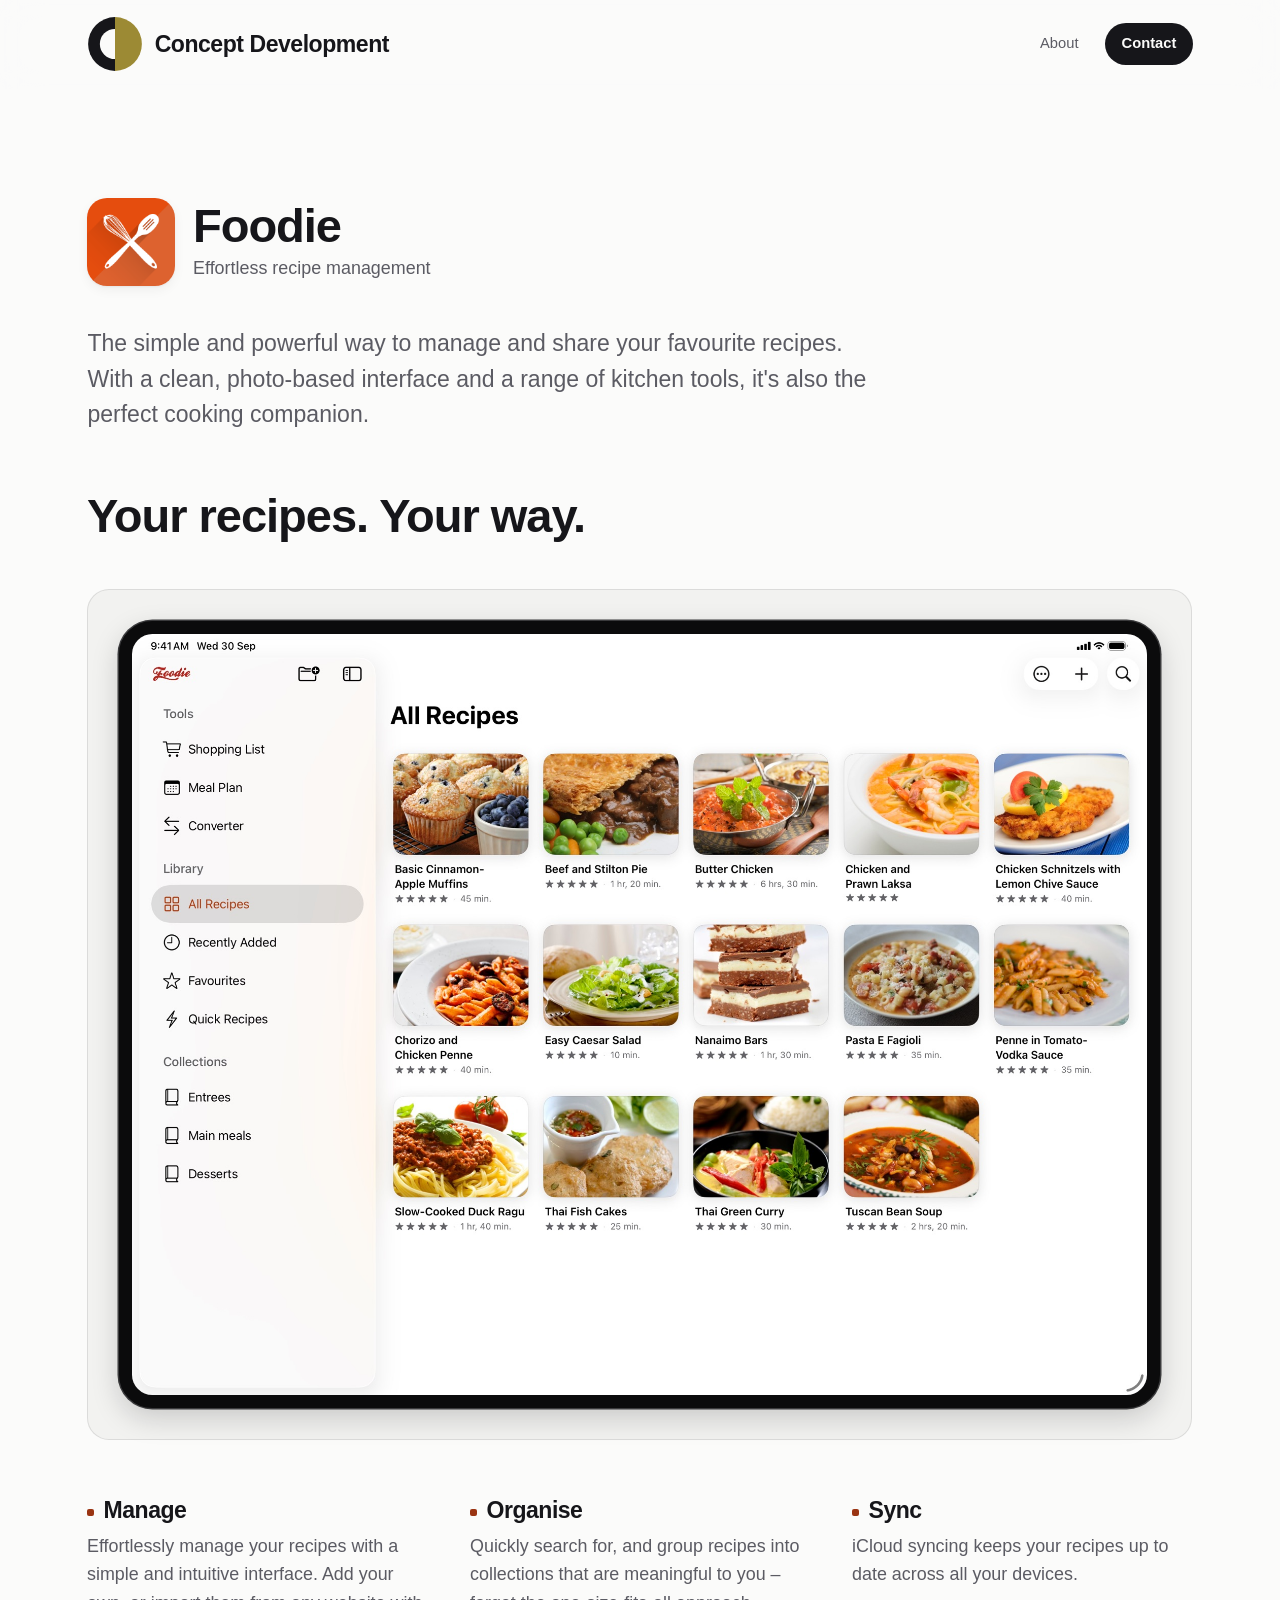
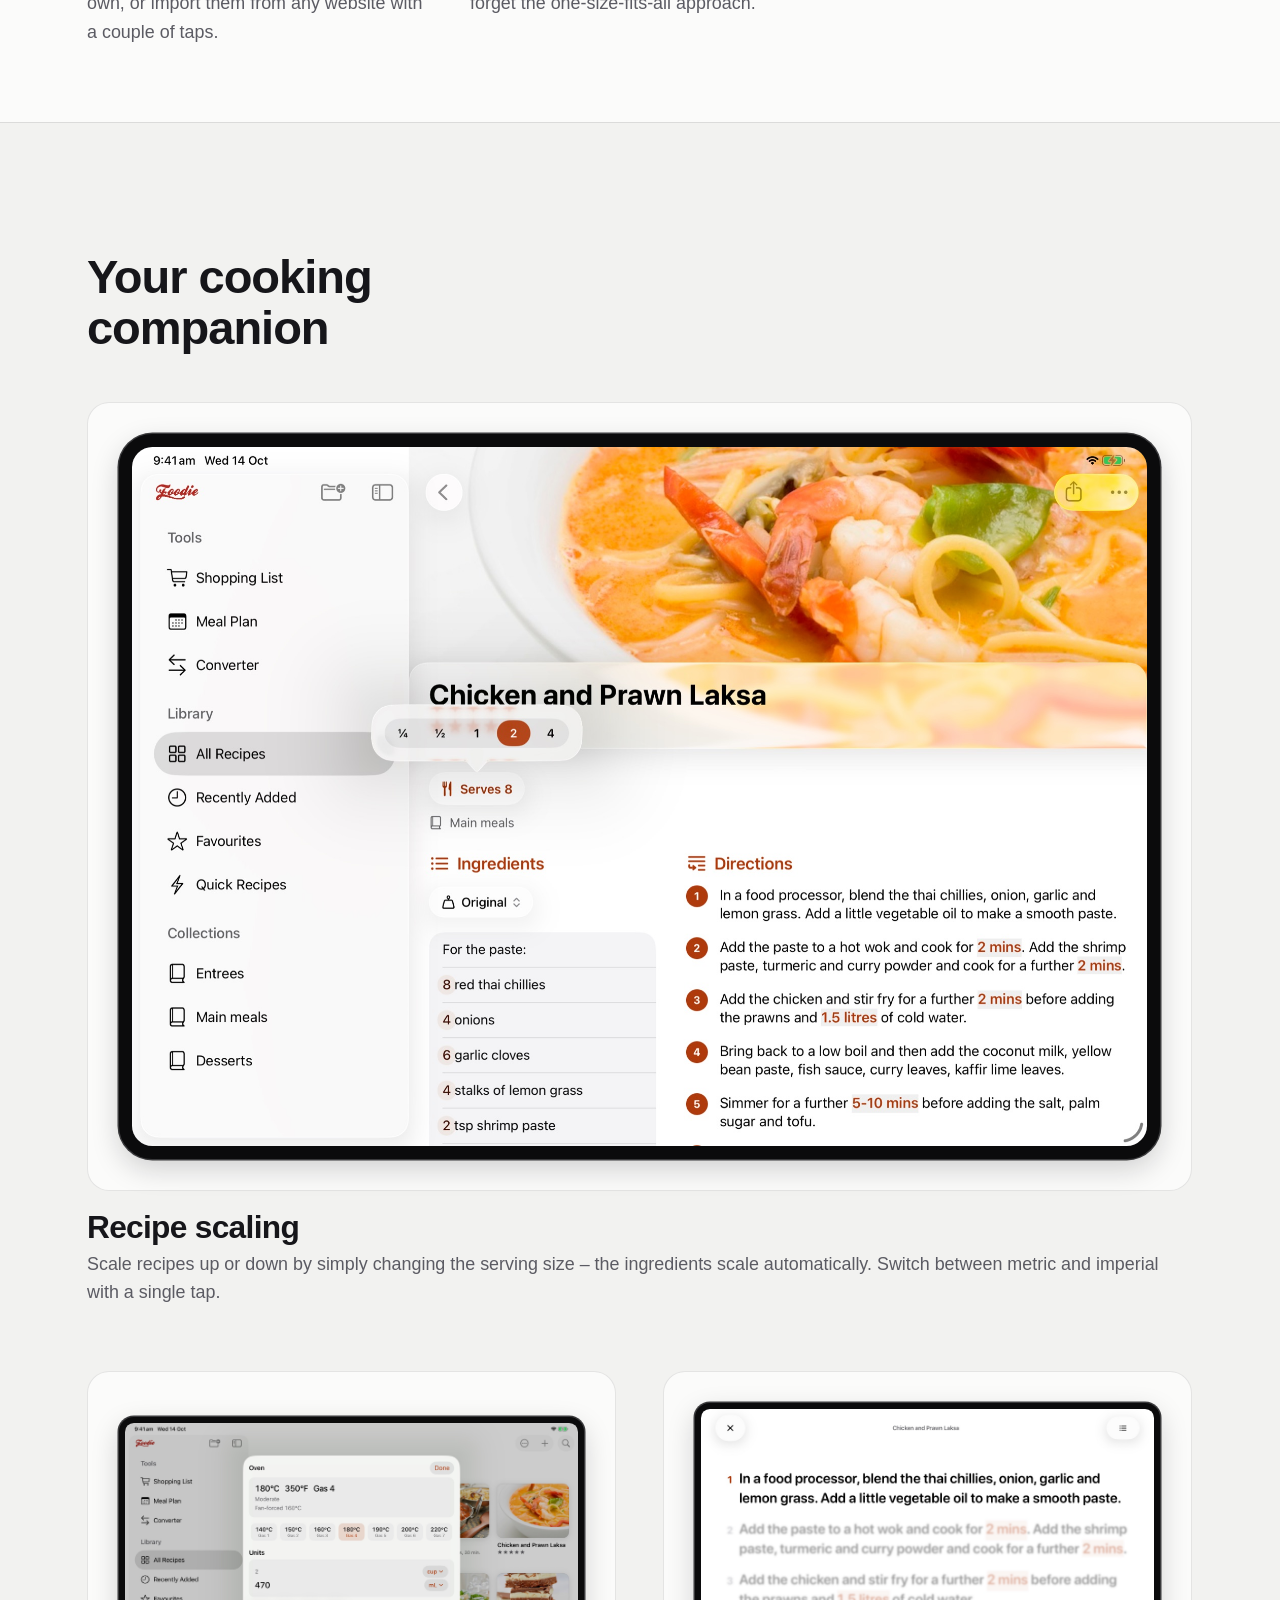
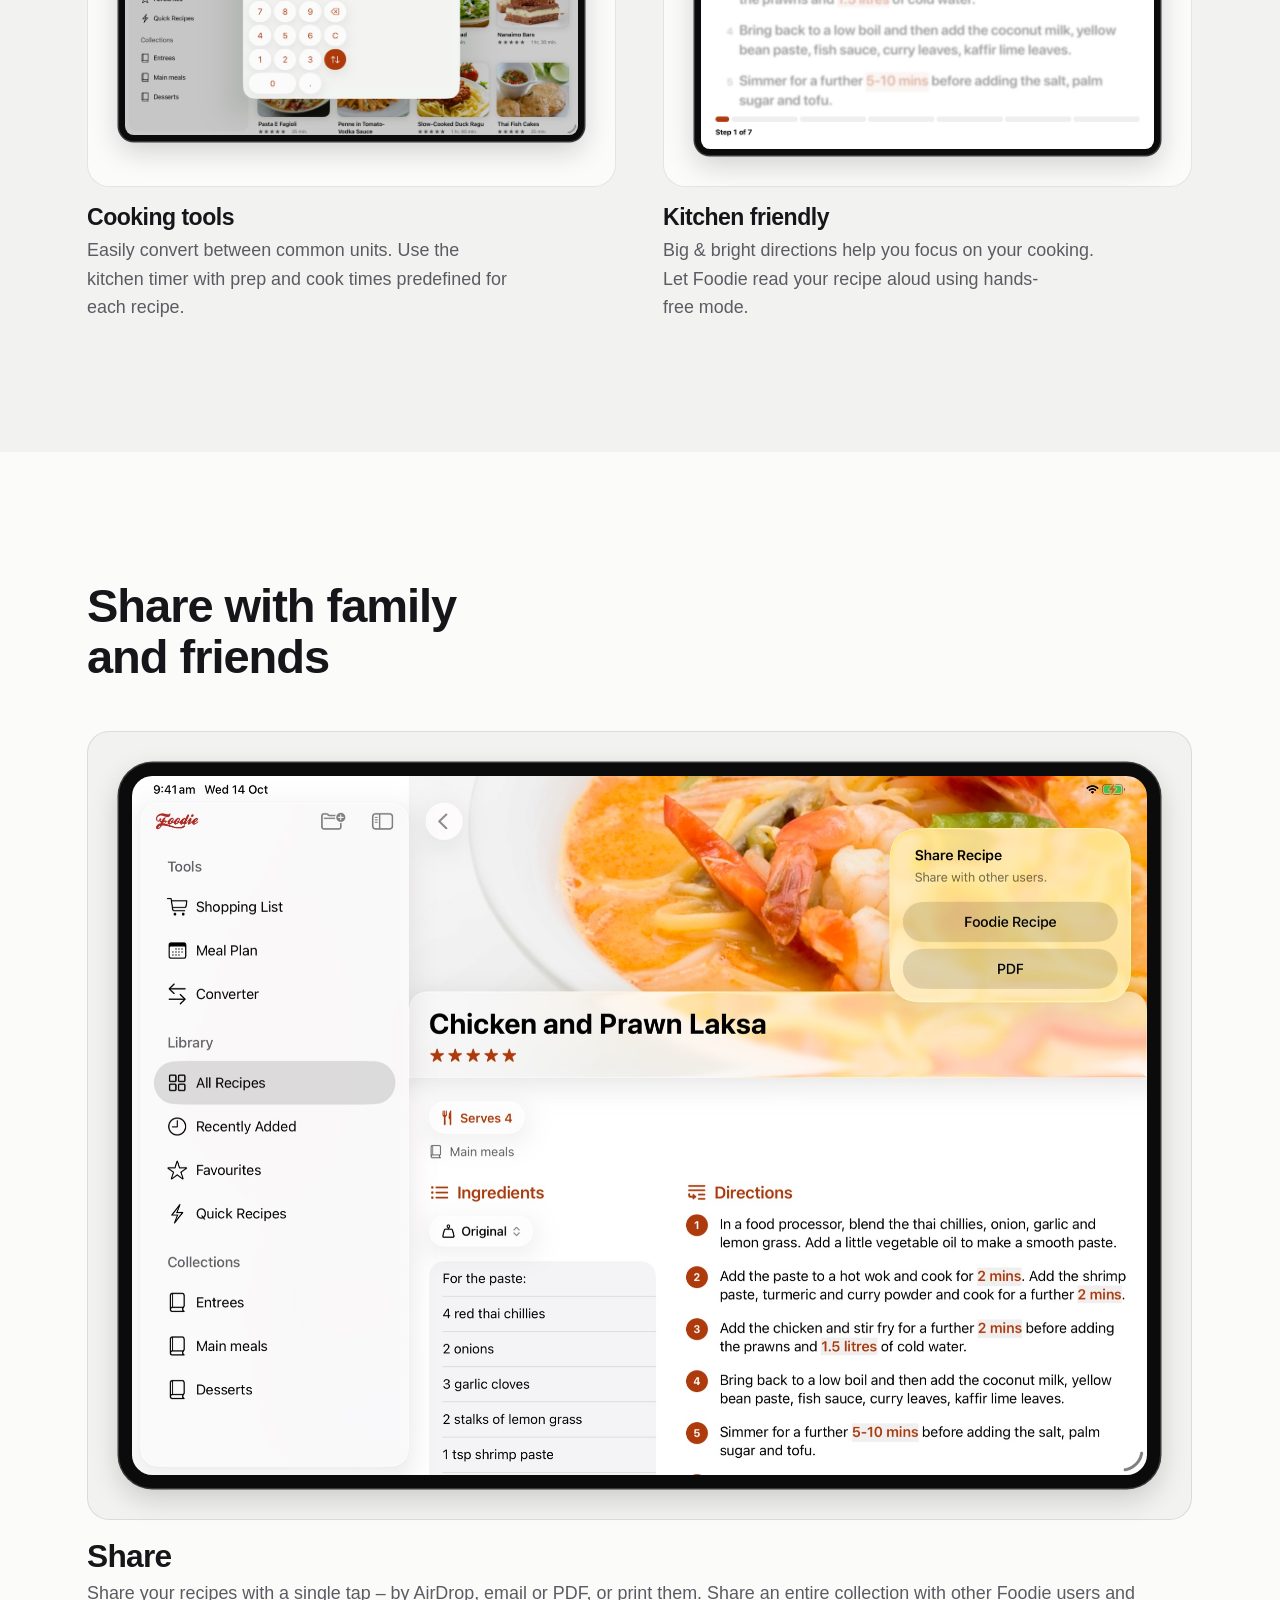
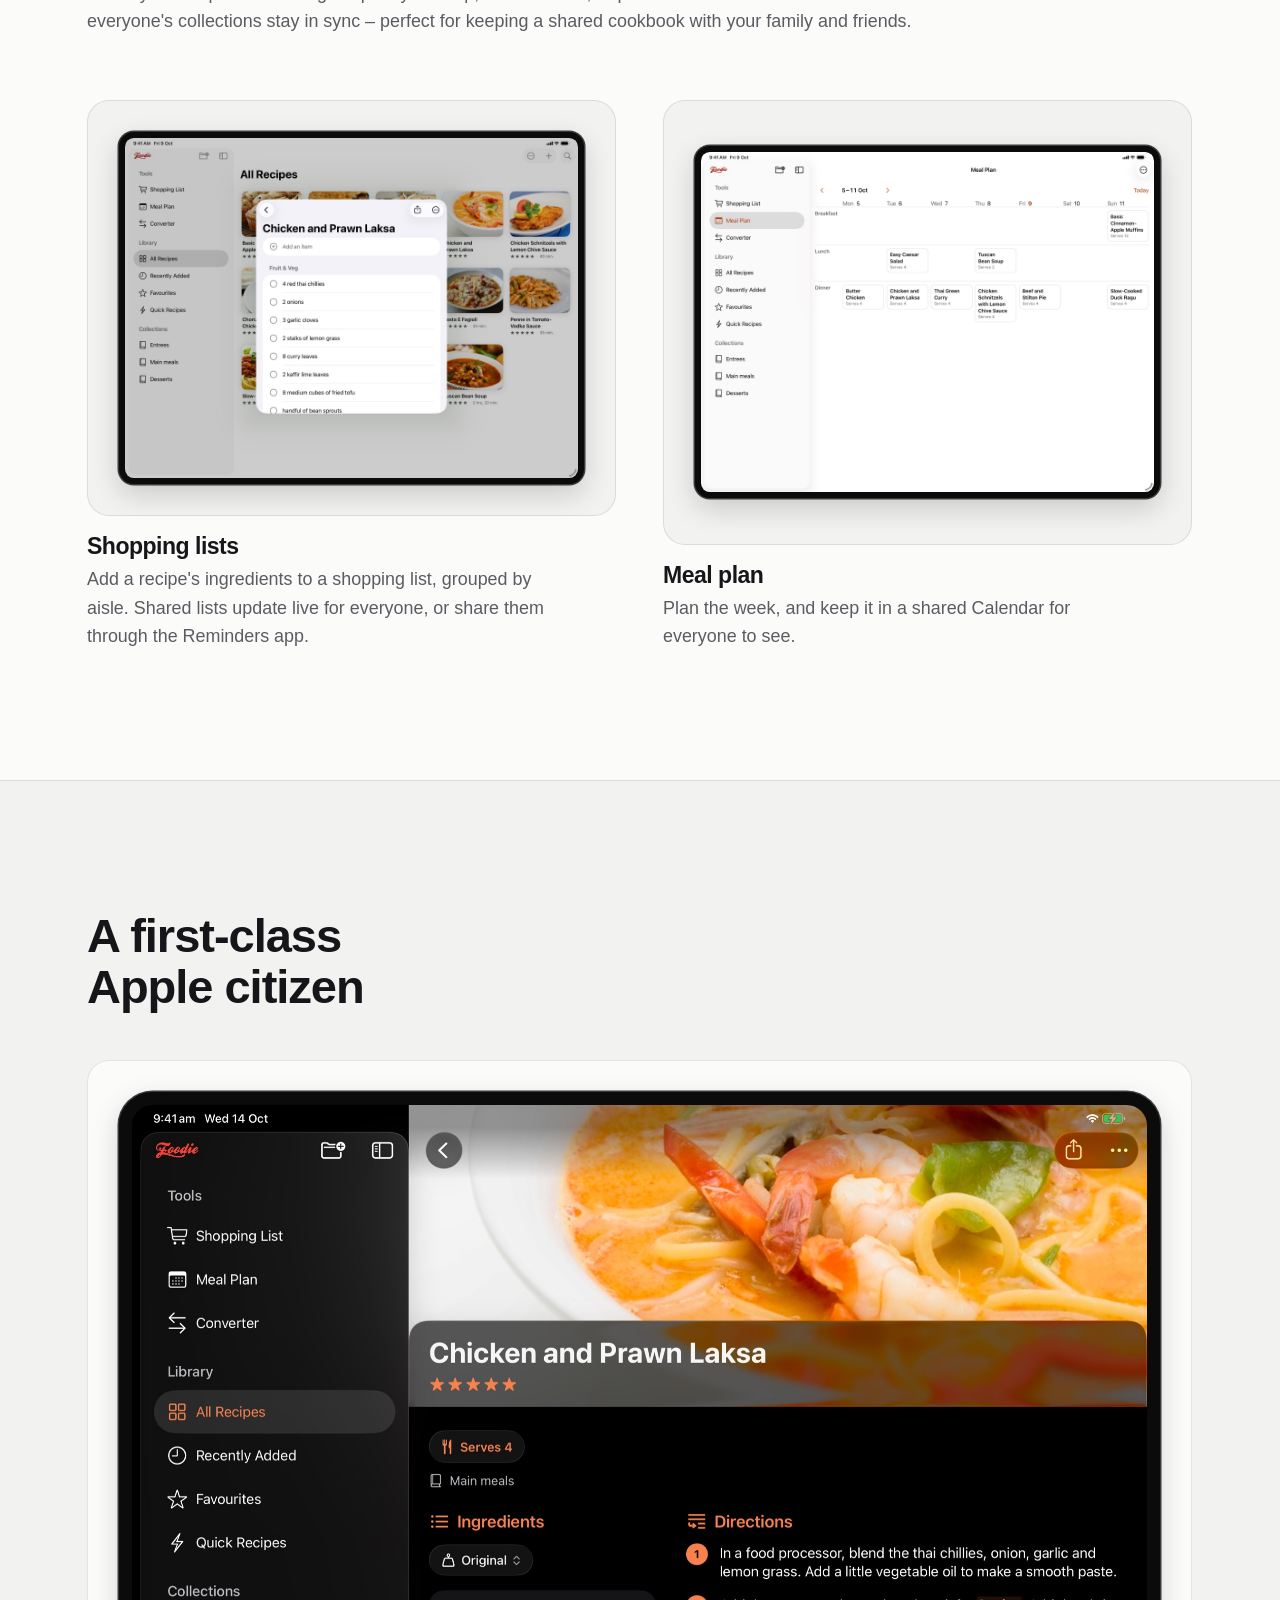
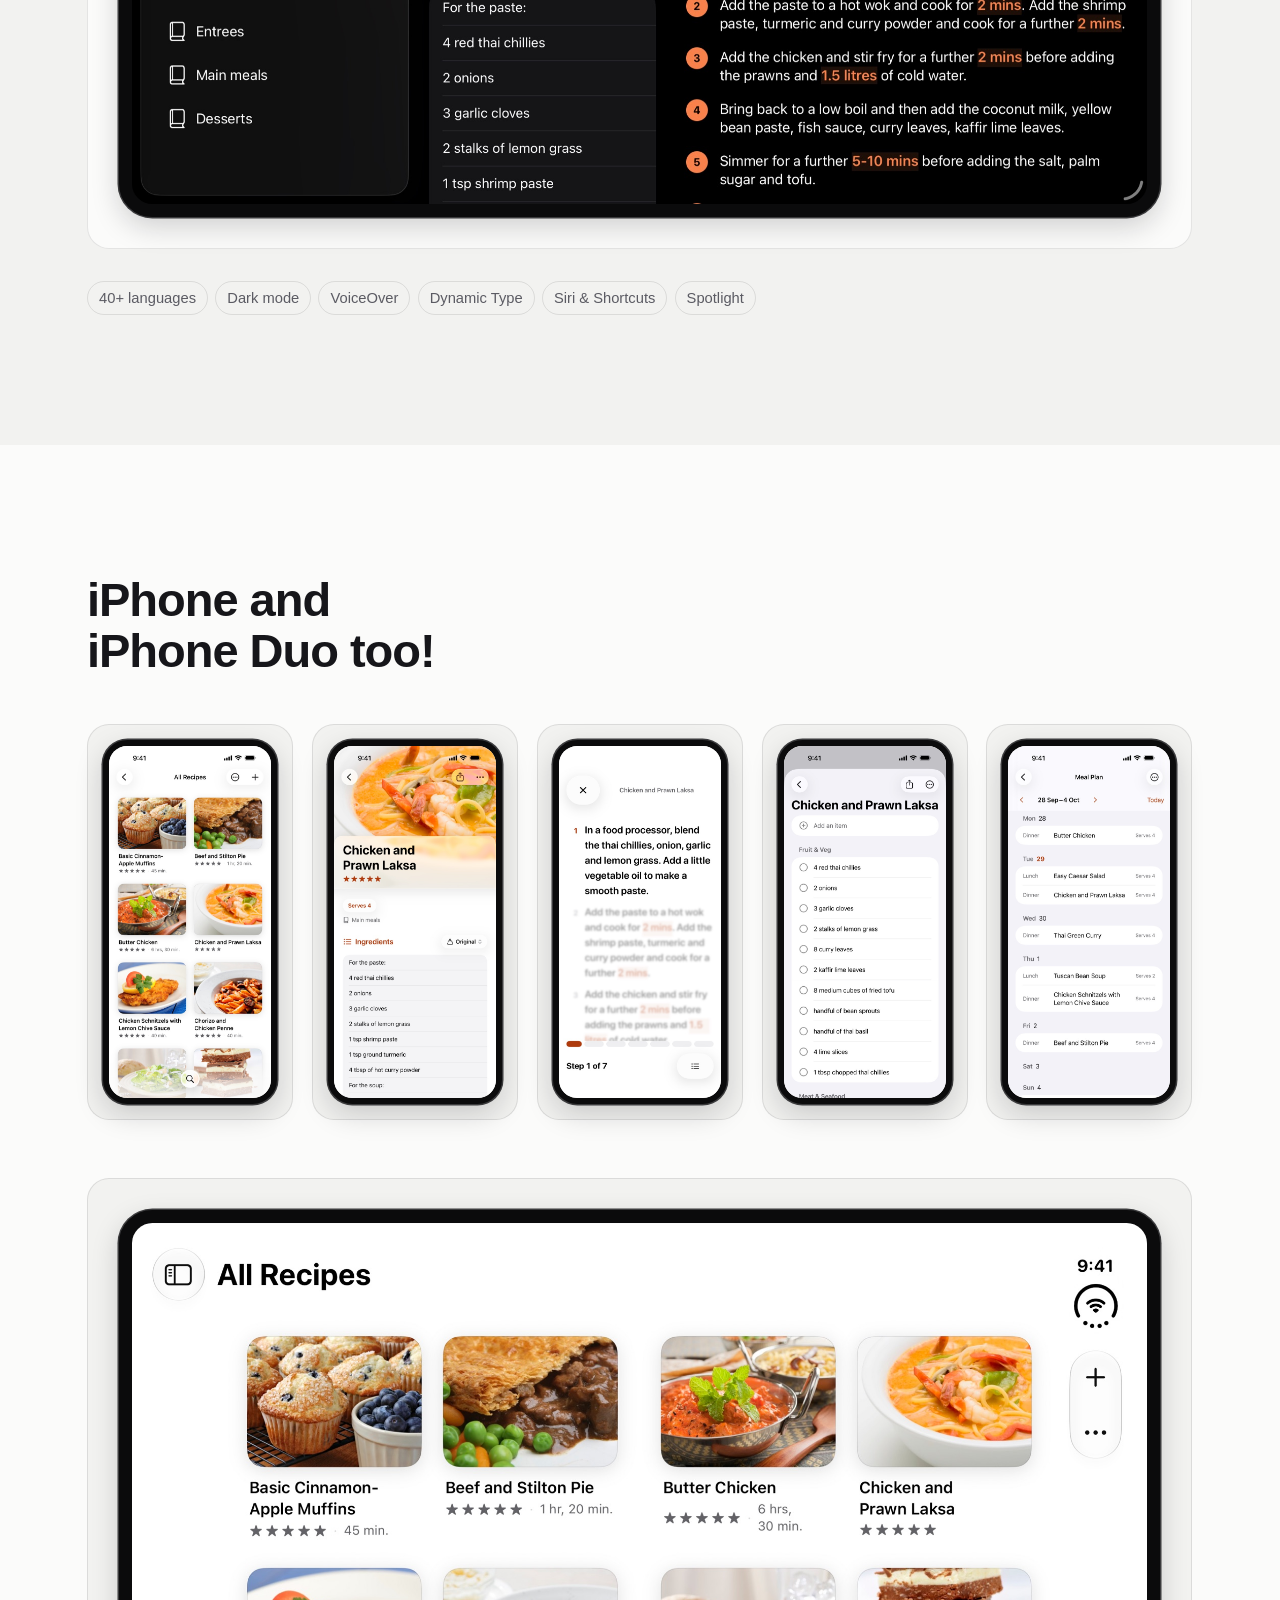
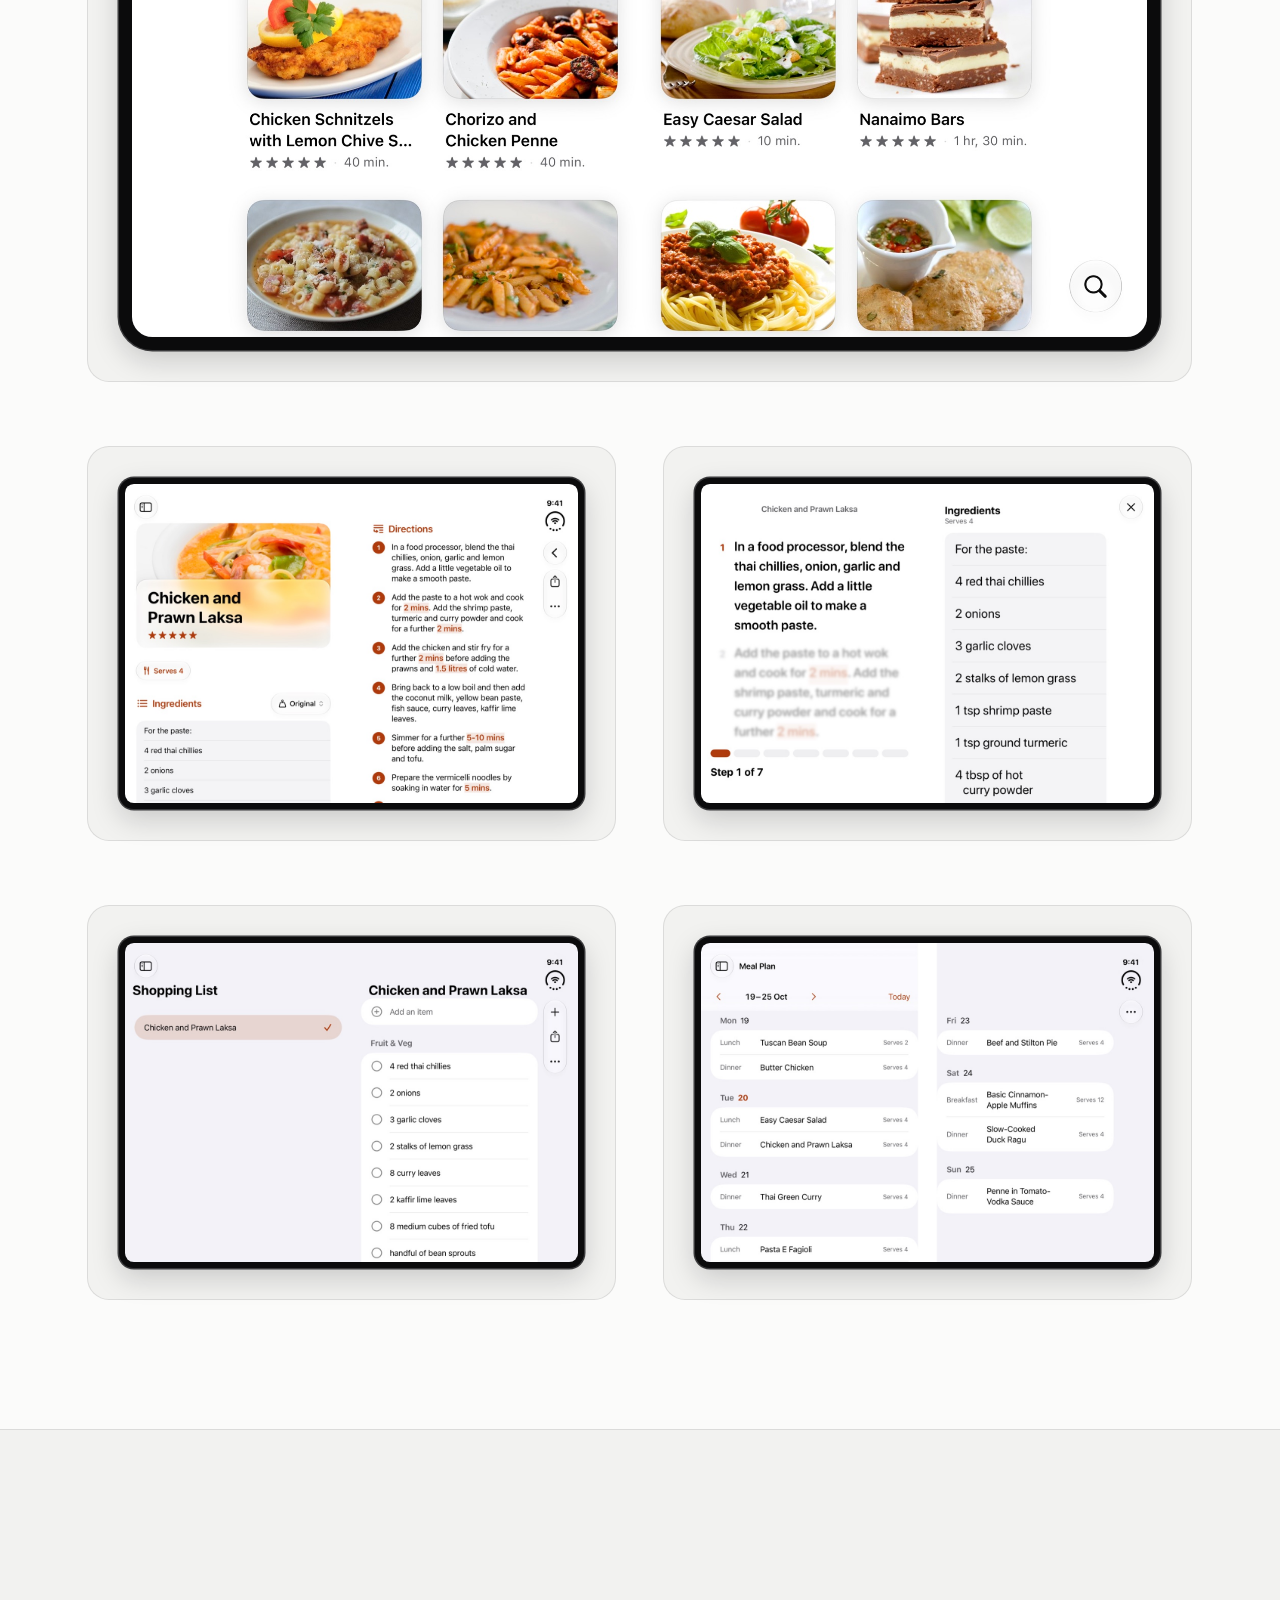
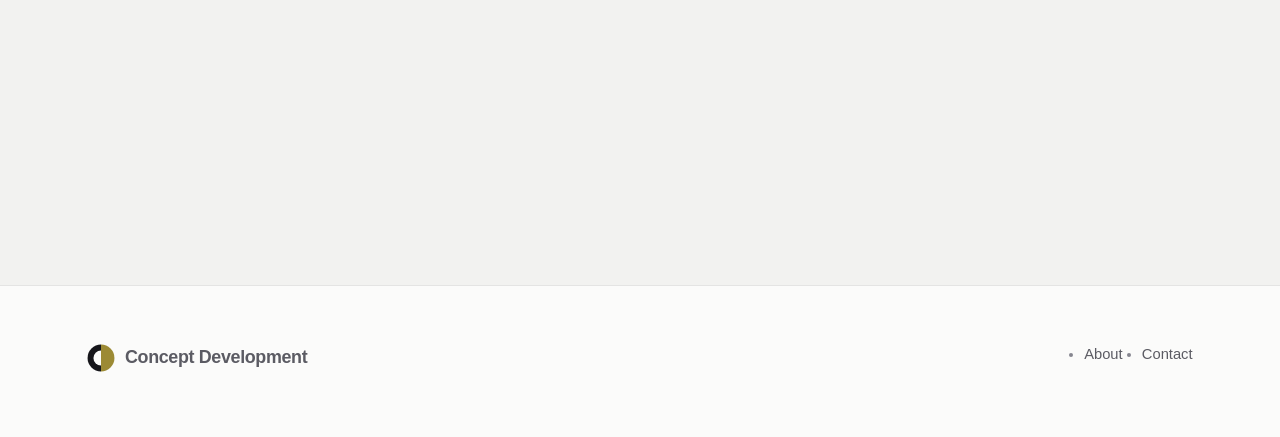
<file: foodie.html>
<!DOCTYPE html>
<html lang="en-AU" class="page-foodie">
<head>
<meta charset="utf-8">
<meta name="viewport" content="width=device-width, initial-scale=1">
<title>Foodie — Effortless recipe management | Concept Development</title>
<meta name="description" content="Foodie is a recipe manager for iPhone and iPad. Collections, cooking mode, shopping lists and a meal plan, synced with iCloud.">
<meta name="theme-color" content="#fbfbfa">
<meta property="og:title" content="Foodie — Effortless recipe management">
<meta property="og:description" content="A recipe manager for iPhone and iPad.">
<meta property="og:type" content="product">
<meta property="og:image" content="https://conceptdev.com.au/assets/img/icons/foodie.png">
<link rel="stylesheet" href="assets/css/site.css?v=9">
<link rel="icon" href="assets/img/logo/mark.svg" type="image/svg+xml">
<!-- Before the first paint, so the scroll reveal can hide things. Everything
     it hides is visible without it — see .js .reveal in site.css. -->
<script>document.documentElement.classList.add('js');</script>
</head>
<body>

<a class="skip-link" href="#main">Skip to content</a>

<header class="site-header">
  <div class="wrap site-header__inner">
    <a class="wordmark" href="index.html">
      <svg class="wordmark__mark" viewBox="0 0 100 100" aria-hidden="true" focusable="false"><defs><mask id="cdm-a"><rect width="100" height="100" fill="#fff"/><path d="M50 23 A27 27 0 0 0 50 77 Z" fill="#000"/></mask></defs><g mask="url(#cdm-a)"><path class="mark-ink" d="M50 2 A48 48 0 0 0 50 98 Z"/><path class="mark-gold" d="M50 2 A48 48 0 0 1 50 98 Z"/></g></svg>
      Concept&nbsp;Development
    </a>
    <nav class="nav" aria-label="Primary">
      <a href="index.html#about">About</a>
      <a class="nav__cta" href="index.html#contact">Contact</a>
    </nav>
  </div>
</header>

<main id="main">

  <!-- ============================ HERO ============================ -->
  <section class="app-hero">
    <div class="wrap">
      <div class="app-hero__id">
        <!-- The name is the h1 right beside it, so the icon adds nothing to
             read out. -->
        <img class="app-hero__icon" src="assets/img/icons/foodie.png" alt="" width="88" height="88">
        <div>
          <h1>Foodie</h1>
          <p>Effortless recipe management</p>
        </div>
      </div>

      <p class="lede">
        The simple and powerful way to manage and share your favourite
        recipes. With a clean, photo-based interface and a range of kitchen
        tools, it's also the perfect cooking companion.
      </p>
    </div>
  </section>

  <!-- The copy is Duncan's, from the old foodiesharing.com, grouped the same
       way. Landscape iPad shots: ipad-01 to 05 are the App Store pictures
       (~/Desktop/Foodie4/fastlane/screenshots/en-AU, 13-inch); scaling,
       converter, share-menu and dark were taken on the Foodie-Dev-iPad
       simulator (11-inch), so they sit a little short in a 4:3 panel. -->

  <!-- ============================ YOUR RECIPES ============================ -->
  <section class="section section--tight">
    <div class="wrap">
      <div class="section-head reveal">
        <h2>Your recipes. Your way.</h2>
      </div>

      <div class="points">
        <div class="point point--wide reveal">
          <figure class="shot shot--device">
            <img src="assets/img/foodie/ipad-01-library.jpg"
                 alt="Foodie on iPad: a sidebar with Tools, Library and Collections beside a grid of recipe photos with ratings and cooking times."
                 width="2000" height="1500" loading="eager" decoding="async" fetchpriority="high">
          </figure>
        </div>
      </div>

      <div class="features features--3" style="margin-top: clamp(2.5rem, 2rem + 2vw, 4rem);">
        <div class="feature reveal">
          <h3>Manage</h3>
          <p>Effortlessly manage your recipes with a simple and intuitive interface. Add your own, or import them from any website with a couple of taps.</p>
        </div>
        <div class="feature reveal">
          <h3>Organise</h3>
          <p>Quickly search for, and group recipes into collections that are meaningful to you &ndash; forget the one-size-fits-all approach.</p>
        </div>
        <div class="feature reveal">
          <h3>Sync</h3>
          <p>iCloud syncing keeps your recipes up to date across all your devices.</p>
        </div>
      </div>
    </div>
  </section>

  <!-- ============================ COOKING ============================ -->
  <section class="section section--sunken rule-top">
    <div class="wrap">
      <div class="section-head reveal">
        <h2>Your cooking companion</h2>
      </div>

      <div class="points">
        <div class="point point--wide reveal">
          <figure class="shot shot--device">
            <img src="assets/img/foodie/ipad-scaling.jpg"
                 alt="A recipe for Chicken and Prawn Laksa scaled to 2×: it now serves 8, and every ingredient amount is doubled."
                 width="2000" height="1378" loading="lazy" decoding="async">
          </figure>
          <div class="point__body">
            <h3>Recipe scaling</h3>
            <p>Scale recipes up or down by simply changing the serving size &ndash; the ingredients scale automatically. Switch between metric and imperial with a single tap.</p>
          </div>
        </div>

        <div class="point reveal">
          <figure class="shot shot--device">
            <img src="assets/img/foodie/ipad-converter.jpg"
                 alt="The converter: oven temperatures in Celsius, Fahrenheit and gas marks, and 2 cups converted to 470 millilitres."
                 width="2000" height="1378" loading="lazy" decoding="async">
          </figure>
          <div class="point__body">
            <h3>Cooking tools</h3>
            <p>Easily convert between common units. Use the kitchen timer with prep and cook times predefined for each recipe.</p>
          </div>
        </div>

        <div class="point reveal">
          <figure class="shot shot--device">
            <img src="assets/img/foodie/ipad-03-cook-mode.jpg"
                 alt="Hands-free mode: step 1 of 7 in large type, with the next steps faded below it."
                 width="2000" height="1500" loading="lazy" decoding="async">
          </figure>
          <div class="point__body">
            <h3>Kitchen friendly</h3>
            <p>Big &amp; bright directions help you focus on your cooking. Let Foodie read your recipe aloud using hands-free mode.</p>
          </div>
        </div>

      </div>
    </div>
  </section>

  <!-- ============================ SHARE ============================ -->
  <section class="section">
    <div class="wrap">
      <div class="section-head reveal">
        <h2>Share with family and friends</h2>
      </div>

      <div class="points">
        <div class="point point--wide reveal">
          <figure class="shot shot--device">
            <img src="assets/img/foodie/ipad-share-menu.jpg"
                 alt="The Share Recipe menu open over a recipe, offering a Foodie Recipe file or a PDF."
                 width="2000" height="1378" loading="lazy" decoding="async">
          </figure>
          <div class="point__body">
            <h3>Share</h3>
            <p>Share your recipes with a single tap &ndash; by AirDrop, email or PDF, or print them. Share an entire collection with other Foodie users and everyone's collections stay in sync &ndash; perfect for keeping a shared cookbook with your family and friends.</p>
          </div>
        </div>

        <div class="point reveal">
          <figure class="shot shot--device">
            <img src="assets/img/foodie/ipad-04-shopping-list.jpg"
                 alt="A shopping list for Chicken and Prawn Laksa, grouped under Fruit and Veg, over the recipe library."
                 width="2000" height="1500" loading="lazy" decoding="async">
          </figure>
          <div class="point__body">
            <h3>Shopping lists</h3>
            <p>Add a recipe's ingredients to a shopping list, grouped by aisle. Shared lists update live for everyone, or share them through the Reminders app.</p>
          </div>
        </div>

        <div class="point reveal">
          <figure class="shot shot--device">
            <img src="assets/img/foodie/ipad-05-meal-plan.jpg"
                 alt="A week's meal plan, with breakfast, lunch and dinner across seven days."
                 width="2000" height="1500" loading="lazy" decoding="async">
          </figure>
          <div class="point__body">
            <h3>Meal plan</h3>
            <p>Plan the week, and keep it in a shared Calendar for everyone to see.</p>
          </div>
        </div>

      </div>
    </div>
  </section>

  <!-- ============================ APPLE PLATFORM ============================ -->
  <section class="section section--sunken rule-top">
    <div class="wrap">
      <div class="section-head reveal">
        <h2>A first-class Apple citizen</h2>
      </div>

      <div class="points">
        <div class="point point--wide reveal">
          <figure class="shot shot--device">
            <img src="assets/img/foodie/ipad-dark.jpg"
                 alt="The Chicken and Prawn Laksa recipe in dark mode."
                 width="2000" height="1378" loading="lazy" decoding="async">
          </figure>
          <div class="point__body">
            <ul class="langs">
              <li>40+ languages</li>
              <li>Dark mode</li>
              <li>VoiceOver</li>
              <li>Dynamic Type</li>
              <li>Siri &amp; Shortcuts</li>
              <li>Spotlight</li>
            </ul>
          </div>
        </div>

      </div>
    </div>
  </section>

  <!-- ============================ IPHONE ============================
       The same five, portrait iPhone. Tile board as on Conversion, five
       across so they land as one row. Scaled to 603 px wide, as Stiction. -->
  <section class="section">
    <div class="wrap">
      <div class="section-head reveal">
        <h2>iPhone and iPhone Duo too!</h2>
      </div>

      <div class="gallery gallery--tiles reveal">
        <figure class="shot shot--phone shot--device">
          <img src="assets/img/foodie/iphone-01-library.jpg"
               alt="Foodie on iPhone: the recipe library, two photos across."
               width="603" height="1310" loading="lazy" decoding="async">
        </figure>
        <figure class="shot shot--phone shot--device">
          <img src="assets/img/foodie/iphone-02-recipe.jpg"
               alt="The Chicken and Prawn Laksa recipe on iPhone, with its ingredients."
               width="603" height="1310" loading="lazy" decoding="async">
        </figure>
        <figure class="shot shot--phone shot--device">
          <img src="assets/img/foodie/iphone-03-cook-mode.jpg"
               alt="Cooking mode on iPhone, showing step 1 of 7."
               width="603" height="1310" loading="lazy" decoding="async">
        </figure>
        <figure class="shot shot--phone shot--device">
          <img src="assets/img/foodie/iphone-04-shopping-list.jpg"
               alt="A shopping list on iPhone, grouped under Fruit and Veg."
               width="603" height="1310" loading="lazy" decoding="async">
        </figure>
        <figure class="shot shot--phone shot--device">
          <img src="assets/img/foodie/iphone-05-meal-plan.jpg"
               alt="The meal plan on iPhone, listing the week day by day."
               width="603" height="1310" loading="lazy" decoding="async">
        </figure>
      </div>

      <!-- iPhone Duo, open and sideways: the App Store pictures from
           ~/Desktop/Foodie4/Foodie-fixtures/release-4.1/duo-final/en-AU
           (2853 x 2007), scaled to 1200 px. As tiles under the iPhone row
           they were too small (Duncan, 2026-10-22), so they use the points
           layout: the library full width, then two to a row. -->
      <div class="points" style="margin-top: clamp(2.5rem, 2rem + 2vw, 4rem);">
        <div class="point point--wide reveal">
          <figure class="shot shot--device">
            <img src="assets/img/foodie/duo-01-library.jpg"
                 alt="Foodie on the open iPhone Duo: the recipe library, four photos across."
                 width="2000" height="1407" loading="lazy" decoding="async">
          </figure>
        </div>
        <div class="point reveal">
          <figure class="shot shot--device">
            <img src="assets/img/foodie/duo-02-recipe.jpg"
                 alt="The Chicken and Prawn Laksa recipe on the open iPhone Duo: the photo and ingredients on one side, the directions on the other."
                 width="1200" height="844" loading="lazy" decoding="async">
          </figure>
        </div>
        <div class="point reveal">
          <figure class="shot shot--device">
            <img src="assets/img/foodie/duo-03-cook-mode.jpg"
                 alt="Hands-free mode on the open iPhone Duo."
                 width="1200" height="844" loading="lazy" decoding="async">
          </figure>
        </div>
        <div class="point reveal">
          <figure class="shot shot--device">
            <img src="assets/img/foodie/duo-04-shopping-list.jpg"
                 alt="A shopping list on the open iPhone Duo."
                 width="1200" height="844" loading="lazy" decoding="async">
          </figure>
        </div>
        <div class="point reveal">
          <figure class="shot shot--device">
            <img src="assets/img/foodie/duo-05-meal-plan.jpg"
                 alt="The meal plan on the open iPhone Duo."
                 width="1200" height="844" loading="lazy" decoding="async">
          </figure>
        </div>
      </div>
    </div>
  </section>

  <!-- ============================ AVAILABILITY ============================ -->
  <section class="section section--sunken rule-top">
    <div class="wrap">
      <div class="reveal">
        <p class="eyebrow eyebrow--accent">Availability</p>
        <p class="lede" style="margin-bottom: 1.6rem;">
          Available today free on the App Store for iPhone, iPhone Duo and iPad, iOS&nbsp;26 and later.
          Mac version coming soon.
        </p>
        <div class="btn-row">
          <a class="btn btn--primary" href="https://apps.apple.com/au/app/foodie-recipe-manager/id577670082">Download on the App Store <span class="btn__arrow" aria-hidden="true">→</span></a>
          <a class="btn btn--ghost" href="mailto:info@conceptdev.com.au?subject=Foodie">Email us</a>
          <a class="btn btn--ghost" href="foodie_privacy.html">Privacy</a>
        </div>
      </div>
    </div>
  </section>

</main>

<footer class="site-footer">
  <div class="wrap site-footer__inner">
    <div>
      <a class="wordmark" href="index.html">
        <svg class="wordmark__mark" viewBox="0 0 100 100" aria-hidden="true" focusable="false"><defs><mask id="cdm-b"><rect width="100" height="100" fill="#fff"/><path d="M50 23 A27 27 0 0 0 50 77 Z" fill="#000"/></mask></defs><g mask="url(#cdm-b)"><path class="mark-ink" d="M50 2 A48 48 0 0 0 50 98 Z"/><path class="mark-gold" d="M50 2 A48 48 0 0 1 50 98 Z"/></g></svg>
        Concept Development
      </a>
    </div>
    <nav aria-label="Footer">
      <ul>
        <li><a href="index.html#about">About</a></li>
        <li><a href="mailto:info@conceptdev.com.au">Contact</a></li>
      </ul>
    </nav>
  </div>
</footer>

<script src="assets/js/site.js?v=7" defer></script>
</body>
</html>
</file>
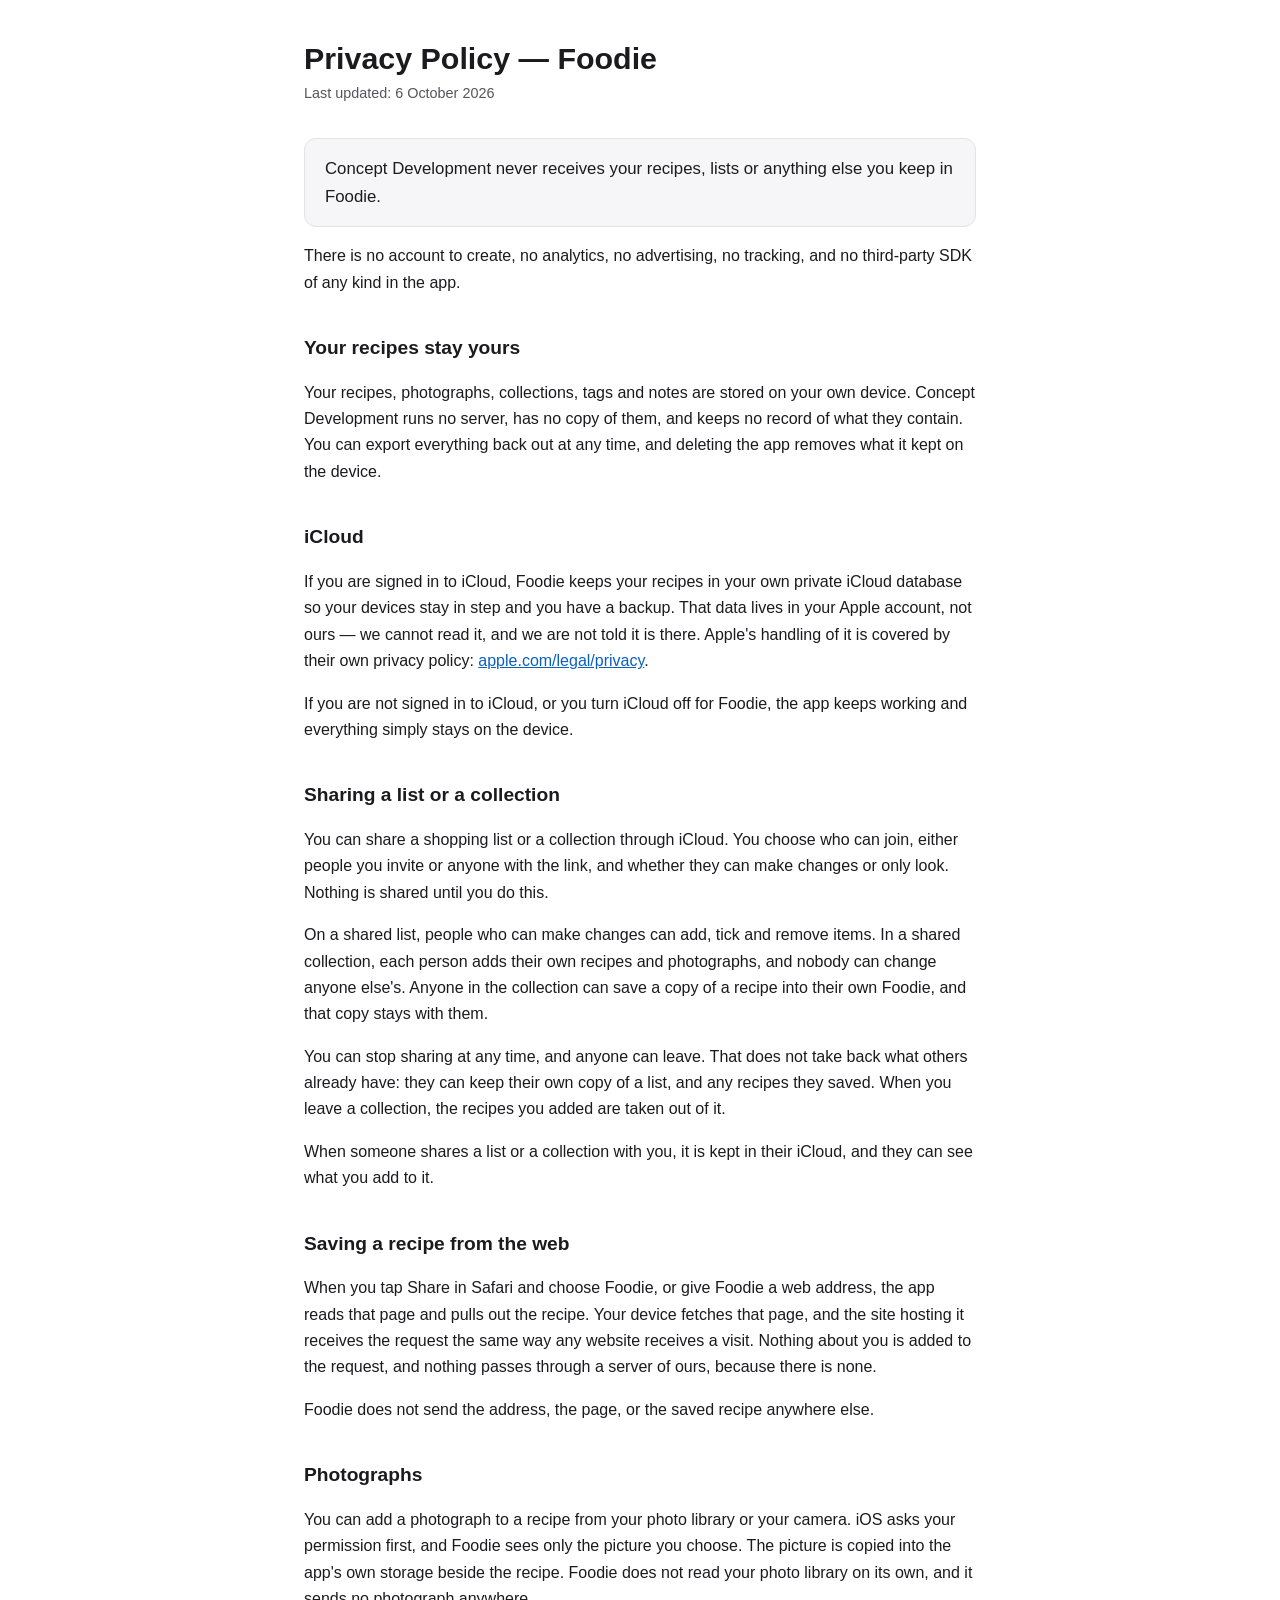
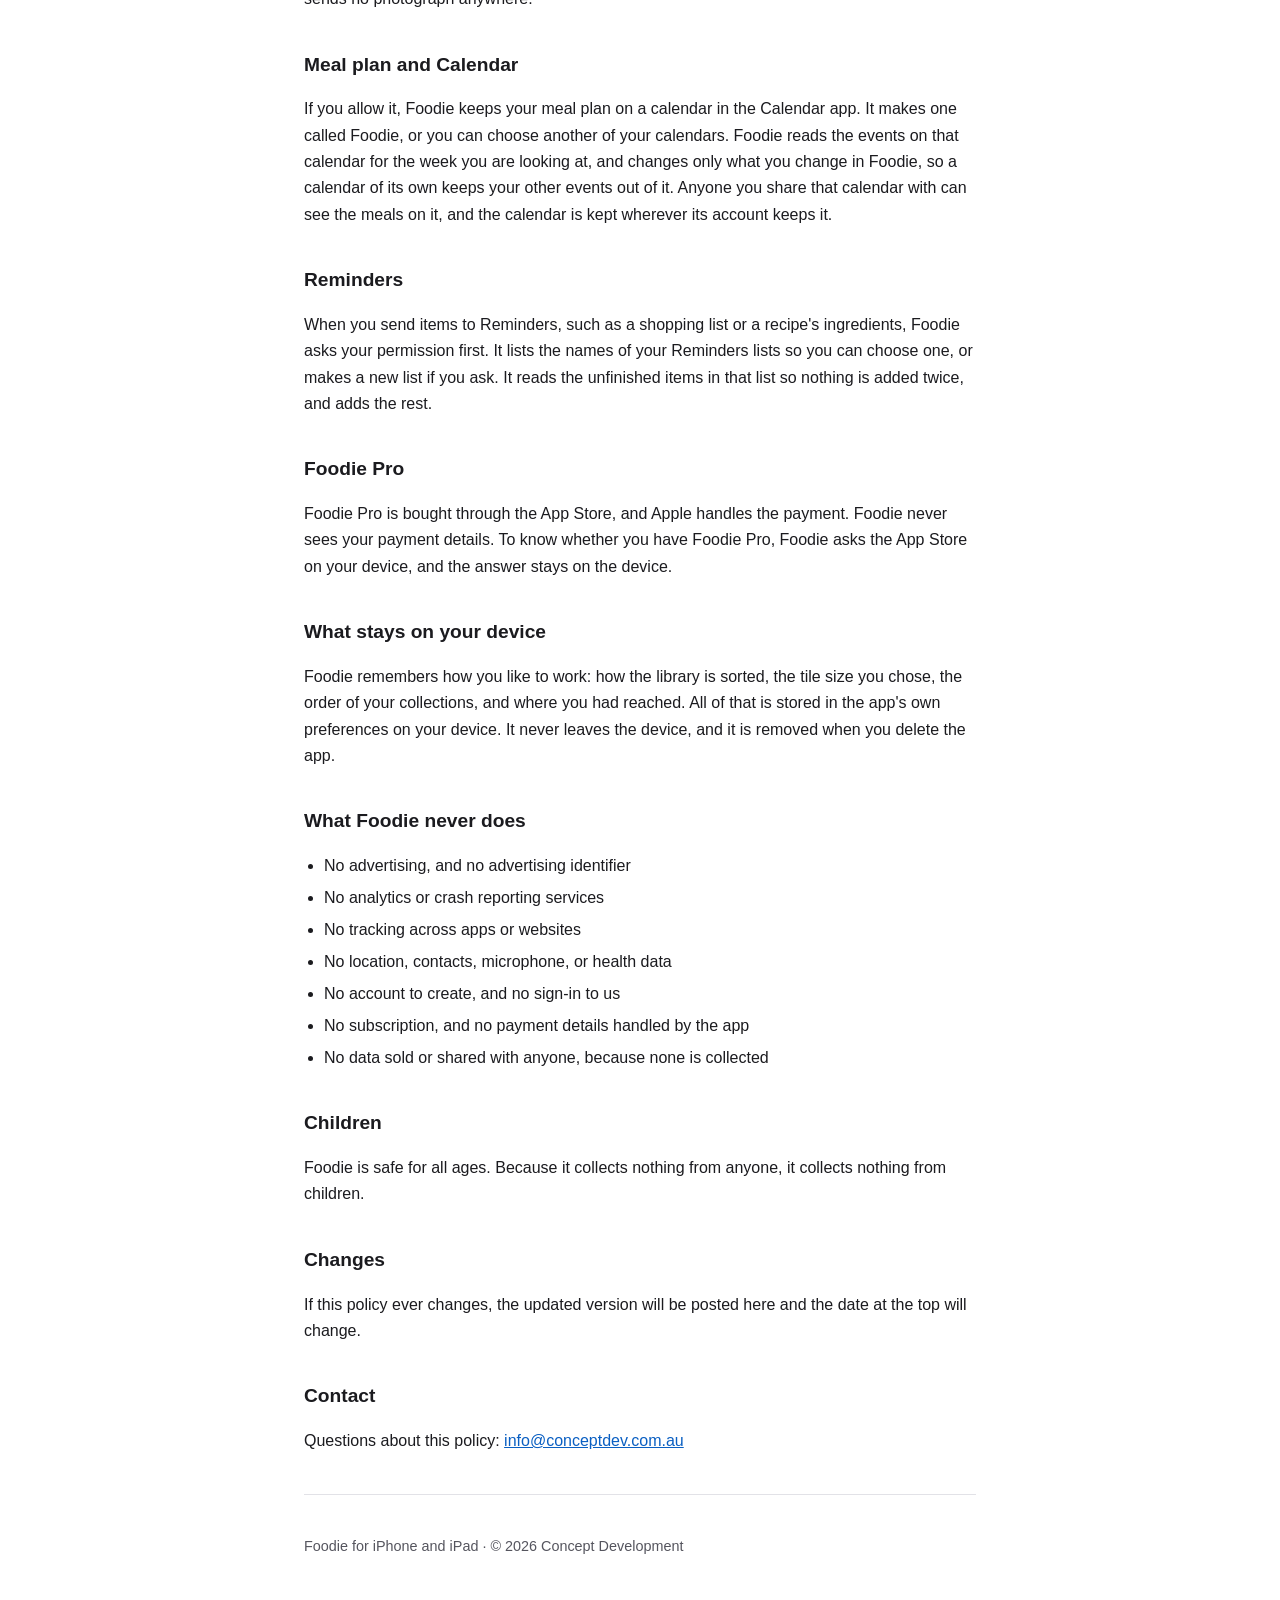
<file: foodie_privacy.html>
<!DOCTYPE html>
<html lang="en">
<head>
<meta charset="utf-8">
<meta name="viewport" content="width=device-width, initial-scale=1">
<title>Foodie — Privacy Policy</title>
<style>
  :root {
    color-scheme: light dark;
    --bg: #ffffff;
    --fg: #1b1b1f;
    --muted: #55555e;
    --rule: #e2e2e7;
    --accent: #0a5fc2;
    --card: #f6f6f8;
  }
  @media (prefers-color-scheme: dark) {
    :root {
      --bg: #111114;
      --fg: #f2f2f5;
      --muted: #a6a6b0;
      --rule: #2c2c33;
      --accent: #74b6f7;
      --card: #1b1b20;
    }
  }
  * { box-sizing: border-box; }
  body {
    margin: 0;
    padding: 2.5rem 1.25rem 4rem;
    background: var(--bg);
    color: var(--fg);
    font: 1rem/1.65 -apple-system, BlinkMacSystemFont, "Segoe UI", Roboto, Helvetica, Arial, sans-serif;
    -webkit-text-size-adjust: 100%;
  }
  main { max-width: 42rem; margin: 0 auto; }
  h1 { font-size: 1.9rem; line-height: 1.2; margin: 0 0 .35rem; }
  h2 { font-size: 1.2rem; margin: 2.25rem 0 .6rem; }
  .updated { color: var(--muted); font-size: .9rem; margin: 0 0 2rem; }
  .lede {
    background: var(--card);
    border: 1px solid var(--rule);
    border-radius: .75rem;
    padding: 1rem 1.25rem;
    font-size: 1.05rem;
    margin: 0 0 1rem;
  }
  ul { padding-left: 1.25rem; }
  li { margin: .35rem 0; }
  code {
    font-family: ui-monospace, SFMono-Regular, Menlo, monospace;
    font-size: .92em;
    background: var(--card);
    border: 1px solid var(--rule);
    border-radius: .3rem;
    padding: .1em .35em;
  }
  a { color: var(--accent); }
  a:focus-visible { outline: 2px solid var(--accent); outline-offset: 2px; border-radius: .2rem; }
  hr { border: 0; border-top: 1px solid var(--rule); margin: 2.5rem 0; }
  footer { color: var(--muted); font-size: .9rem; }
</style>
</head>
<body>
<main>

  <h1>Privacy Policy &mdash; Foodie</h1>
  <p class="updated">Last updated: 6 October 2026</p>

  <p class="lede">Concept Development never receives your recipes, lists or anything
  else you keep in Foodie.</p>

  <p>There is no account to create, no analytics, no advertising, no tracking, and no
  third-party SDK of any kind in the app.</p>

  <h2>Your recipes stay yours</h2>
  <p>Your recipes, photographs, collections, tags and notes are stored on your own
  device. Concept Development runs no server, has no copy of them, and keeps no record
  of what they contain. You can export everything back out at any time, and deleting
  the app removes what it kept on the device.</p>

  <h2>iCloud</h2>
  <p>If you are signed in to iCloud, Foodie keeps your recipes in your own private
  iCloud database so your devices stay in step and you have a backup. That data lives
  in your Apple account, not ours &mdash; we cannot read it, and we are not told it is
  there. Apple's handling of it is covered by their own privacy policy:
  <a href="https://www.apple.com/legal/privacy/">apple.com/legal/privacy</a>.</p>
  <p>If you are not signed in to iCloud, or you turn iCloud off for Foodie, the app
  keeps working and everything simply stays on the device.</p>

  <h2>Sharing a list or a collection</h2>
  <p>You can share a shopping list or a collection through iCloud. You choose who can
  join, either people you invite or anyone with the link, and whether they can make
  changes or only look. Nothing is shared until you do this.</p>
  <p>On a shared list, people who can make changes can add, tick and remove items. In a
  shared collection, each person adds their own recipes and photographs, and nobody can
  change anyone else's. Anyone in the collection can save a copy of a recipe into their
  own Foodie, and that copy stays with them.</p>
  <p>You can stop sharing at any time, and anyone can leave. That does not take back
  what others already have: they can keep their own copy of a list, and any recipes
  they saved. When you leave a collection, the recipes you added are taken out of
  it.</p>
  <p>When someone shares a list or a collection with you, it is kept in their iCloud,
  and they can see what you add to it.</p>

  <h2>Saving a recipe from the web</h2>
  <p>When you tap Share in Safari and choose Foodie, or give Foodie a web address, the
  app reads that page and pulls out the recipe. Your device fetches that page, and the site
  hosting it receives the request the same way any website receives a visit. Nothing
  about you is added to the request, and nothing passes through a server of ours,
  because there is none.</p>
  <p>Foodie does not send the address, the page, or the saved recipe anywhere else.</p>

  <h2>Photographs</h2>
  <p>You can add a photograph to a recipe from your photo library or your camera. iOS
  asks your permission first, and Foodie sees only the picture you choose. The picture
  is copied into the app's own storage beside the recipe. Foodie does not read your
  photo library on its own, and it sends no photograph anywhere.</p>

  <h2>Meal plan and Calendar</h2>
  <p>If you allow it, Foodie keeps your meal plan on a calendar in the Calendar app. It
  makes one called Foodie, or you can choose another of your calendars. Foodie reads the
  events on that calendar for the week you are looking at, and changes only what you
  change in Foodie, so a calendar of its own keeps your other events out of it. Anyone
  you share that calendar with can see the meals on it, and the calendar is kept
  wherever its account keeps it.</p>

  <h2>Reminders</h2>
  <p>When you send items to Reminders, such as a shopping list or a recipe's
  ingredients, Foodie asks your permission first. It lists the names of your Reminders
  lists so you can choose one, or makes a new list if you ask. It reads the unfinished
  items in that list so nothing is added twice, and adds the rest.</p>

  <h2>Foodie Pro</h2>
  <p>Foodie Pro is bought through the App Store, and Apple handles the payment. Foodie
  never sees your payment details. To know whether you have Foodie Pro, Foodie asks the
  App Store on your device, and the answer stays on the device.</p>

  <h2>What stays on your device</h2>
  <p>Foodie remembers how you like to work: how the library is sorted, the tile size
  you chose, the order of your collections, and where you had reached. All of that is
  stored in the app's own preferences on your device. It never leaves the device, and
  it is removed when you delete the app.</p>

  <h2>What Foodie never does</h2>
  <ul>
    <li>No advertising, and no advertising identifier</li>
    <li>No analytics or crash reporting services</li>
    <li>No tracking across apps or websites</li>
    <li>No location, contacts, microphone, or health data</li>
    <li>No account to create, and no sign-in to us</li>
    <li>No subscription, and no payment details handled by the app</li>
    <li>No data sold or shared with anyone, because none is collected</li>
  </ul>

  <h2>Children</h2>
  <p>Foodie is safe for all ages. Because it collects nothing from anyone, it collects
  nothing from children.</p>

  <h2>Changes</h2>
  <p>If this policy ever changes, the updated version will be posted here and the date
  at the top will change.</p>

  <h2>Contact</h2>
  <p>Questions about this policy:
  <a href="mailto:info@conceptdev.com.au">info@conceptdev.com.au</a></p>

  <hr>
  <footer>
    <p>Foodie for iPhone and iPad &middot; &copy; 2026 Concept Development</p>
  </footer>

</main>
</body>
</html>
</file>
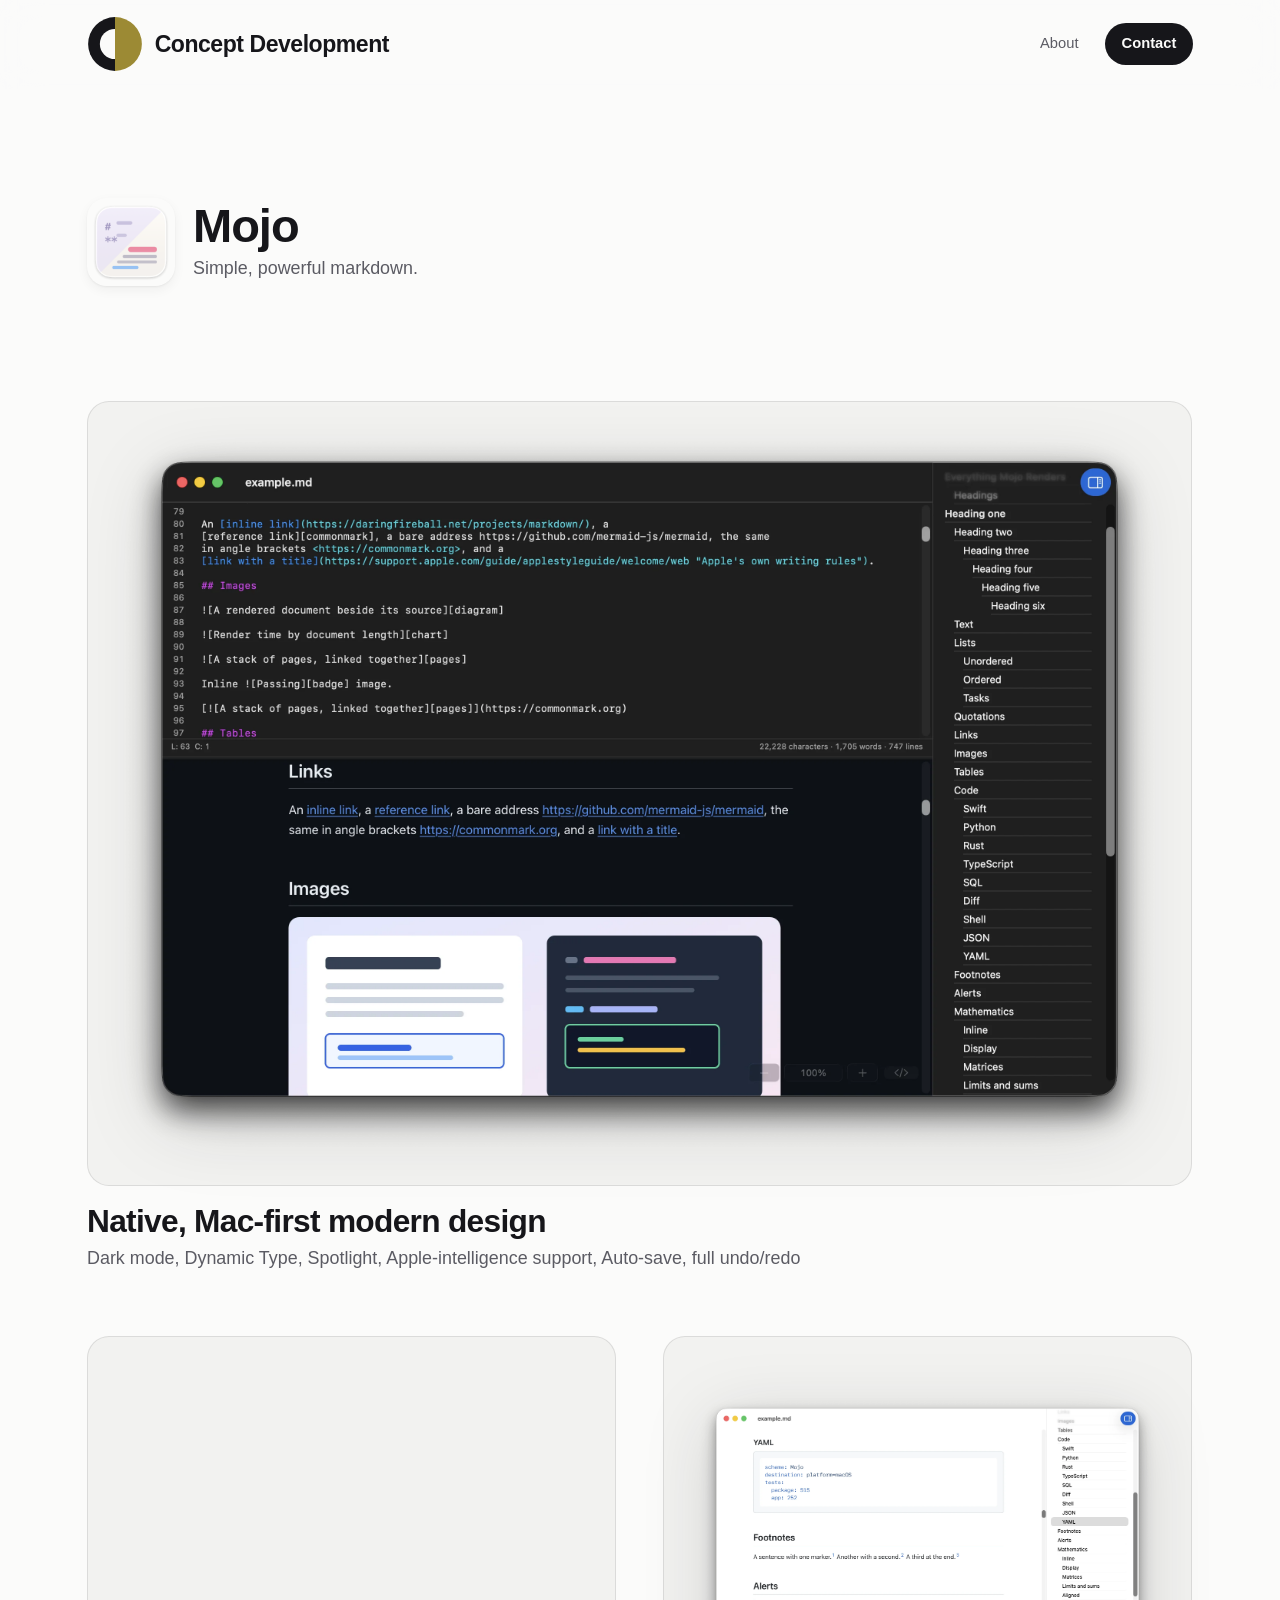
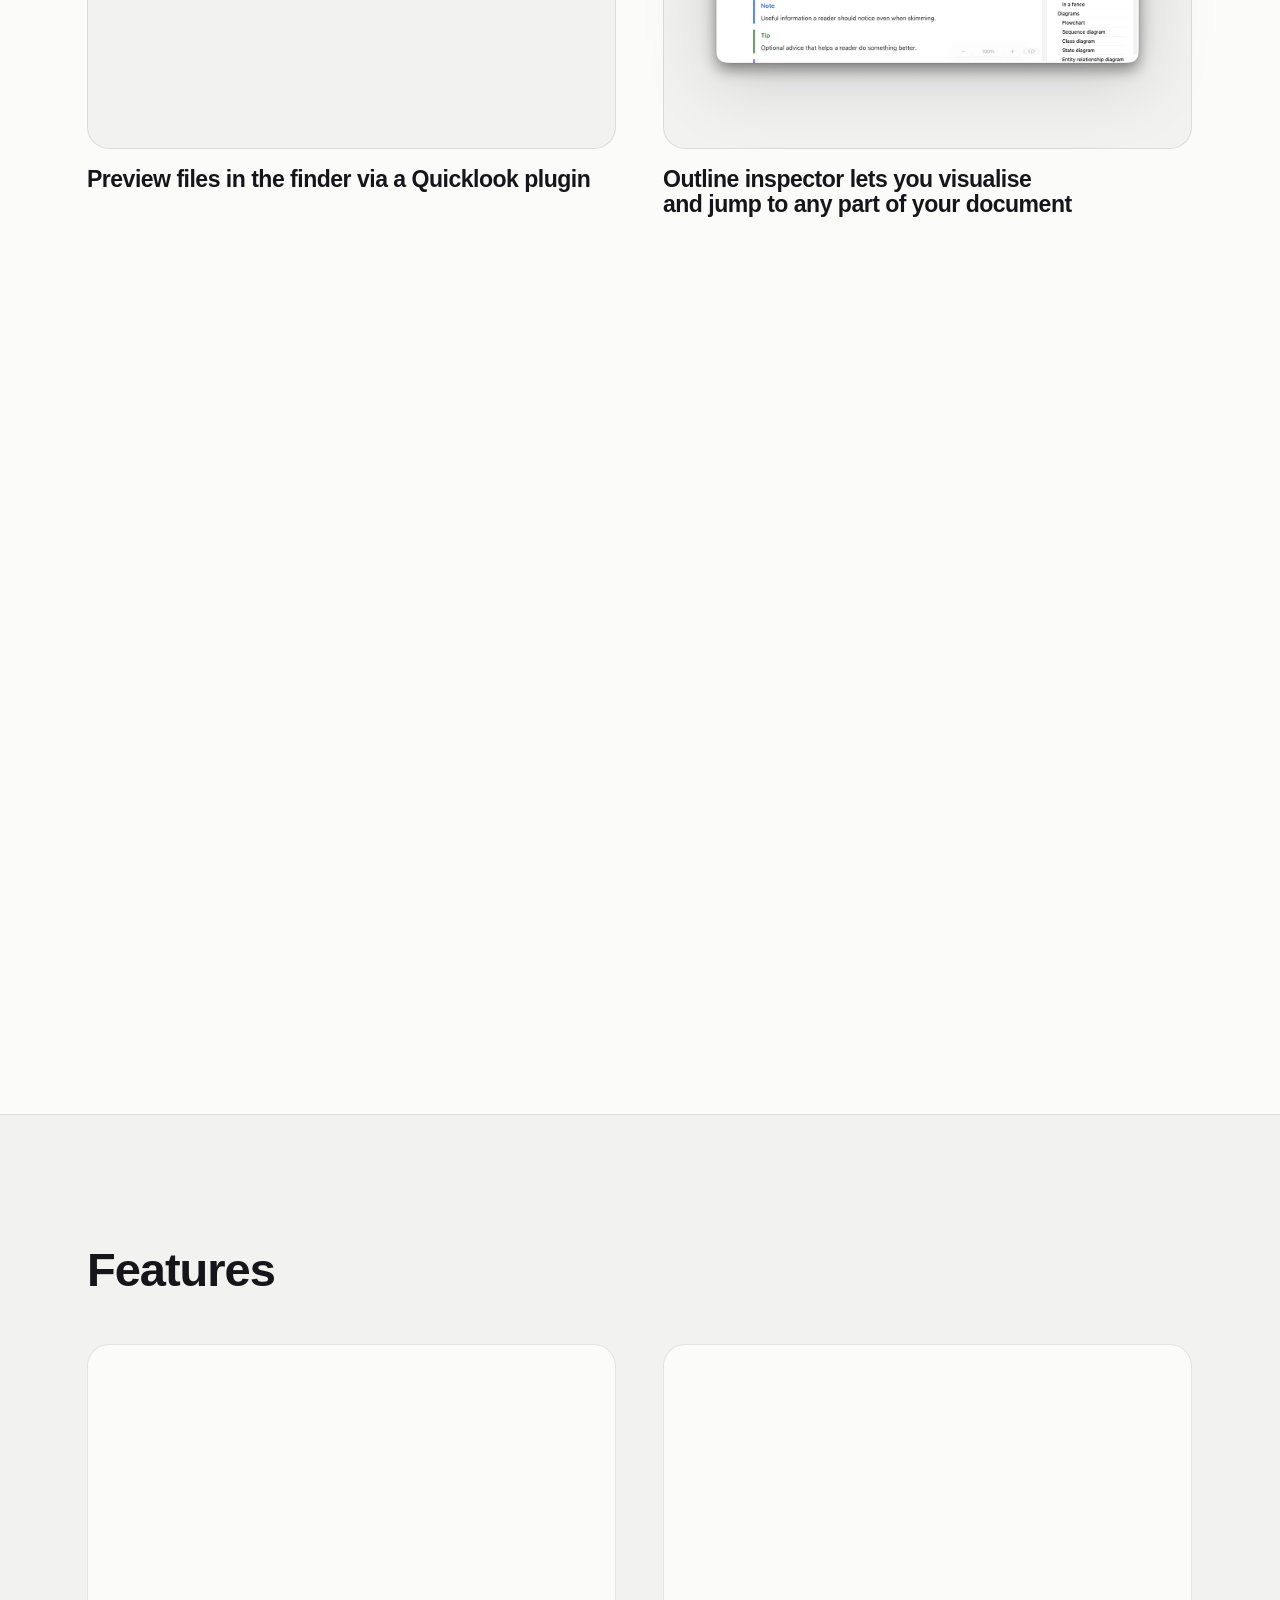
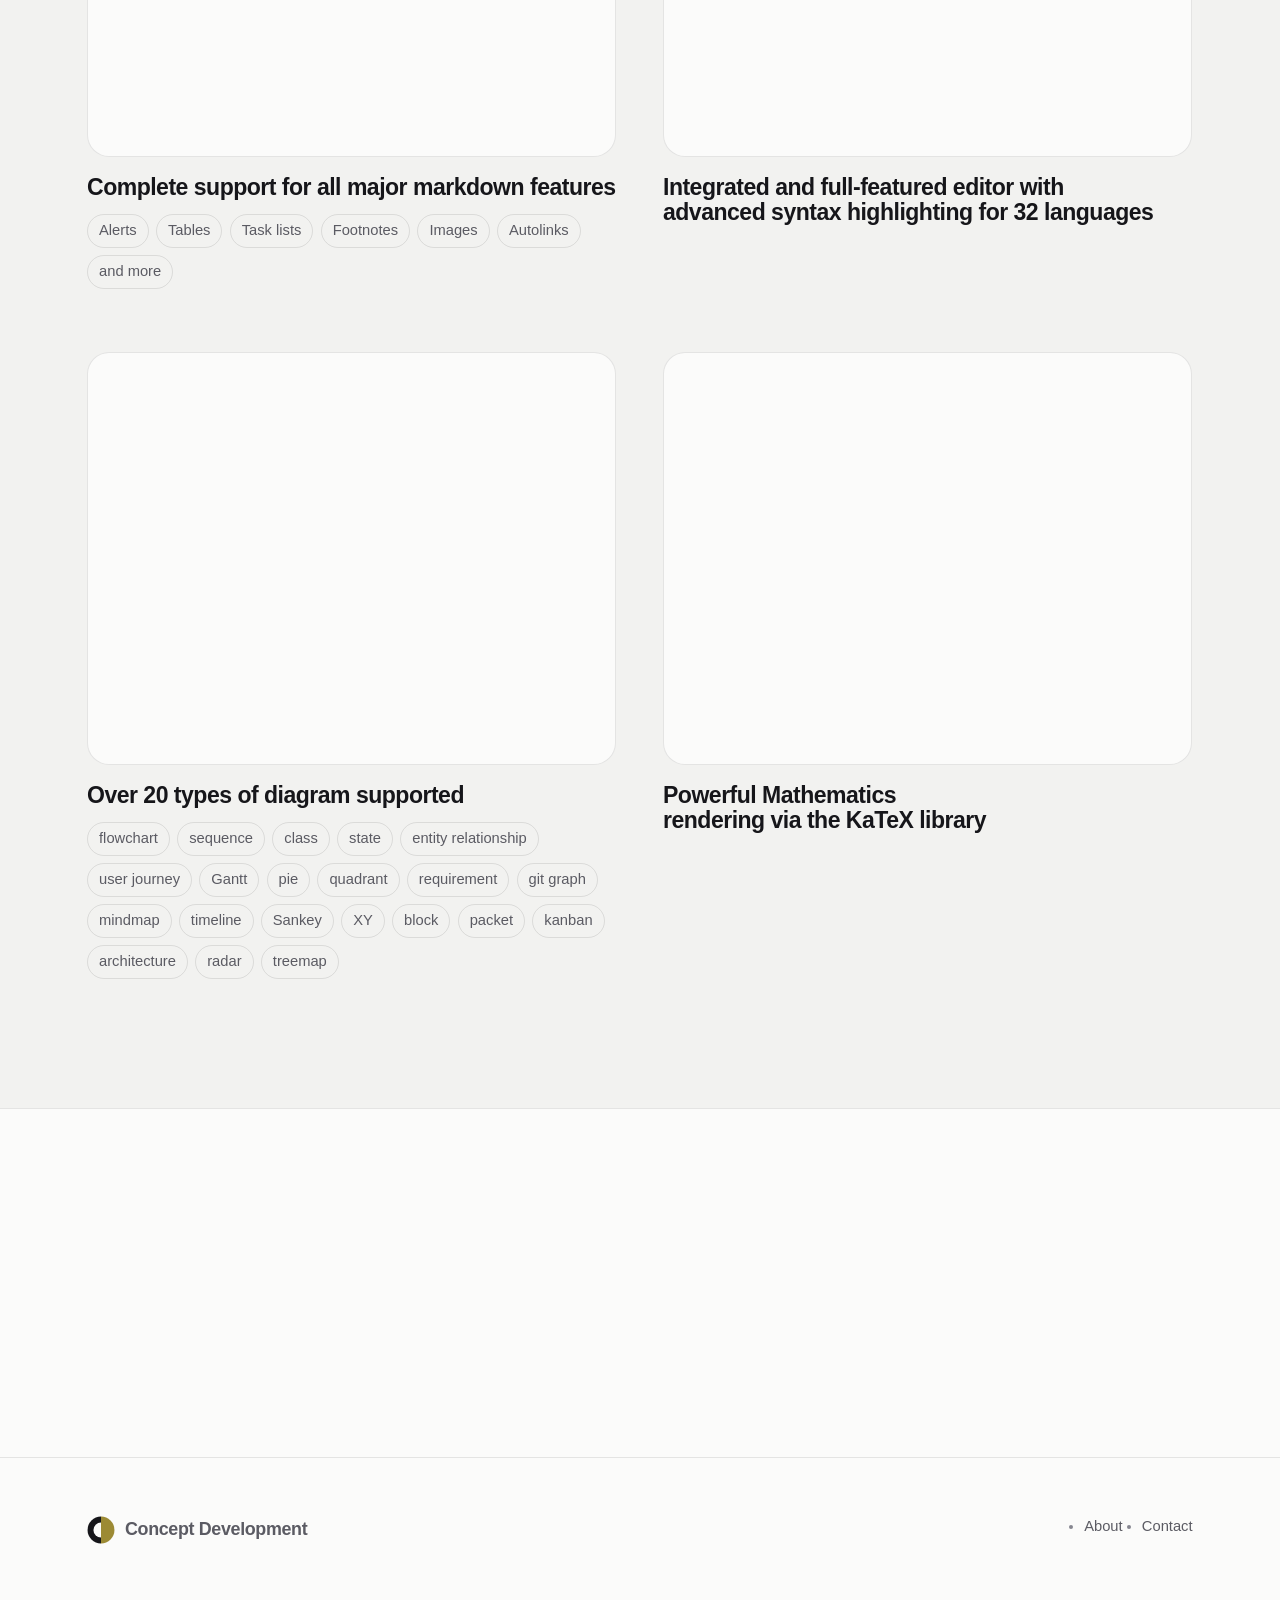
<file: mojo.html>
<!DOCTYPE html>
<html lang="en-AU" class="page-mojo">
<head>
<meta charset="utf-8">
<meta name="viewport" content="width=device-width, initial-scale=1">
<title>Mojo — Simple, yet powerful markdown | Concept Development</title>
<meta name="description" content="Mojo — simple, yet powerful markdown, for the Mac.">
<meta name="theme-color" content="#fbfbfa">
<meta property="og:title" content="Mojo — Simple, yet powerful markdown">
<meta property="og:description" content="Simple, yet powerful markdown, for the Mac.">
<meta property="og:type" content="product">
<meta property="og:image" content="https://conceptdev.com.au/assets/img/icons/mojo.png">
<link rel="stylesheet" href="assets/css/site.css">
<link rel="icon" href="assets/img/logo/mark.svg" type="image/svg+xml">
<!-- Before the first paint, so the scroll reveal can hide things. Everything
     it hides is visible without it — see .js .reveal in site.css. -->
<script>document.documentElement.classList.add('js');</script>
</head>
<body>

<a class="skip-link" href="#main">Skip to content</a>

<header class="site-header">
  <div class="wrap site-header__inner">
    <a class="wordmark" href="index.html">
      <svg class="wordmark__mark" viewBox="0 0 100 100" aria-hidden="true" focusable="false"><defs><mask id="cdm-a"><rect width="100" height="100" fill="#fff"/><path d="M50 23 A27 27 0 0 0 50 77 Z" fill="#000"/></mask></defs><g mask="url(#cdm-a)"><path class="mark-ink" d="M50 2 A48 48 0 0 0 50 98 Z"/><path class="mark-gold" d="M50 2 A48 48 0 0 1 50 98 Z"/></g></svg>
      Concept&nbsp;Development
    </a>
    <nav class="nav" aria-label="Primary">
      <a href="index.html#about">About</a>
      <a class="nav__cta" href="index.html#contact">Contact</a>
    </nav>
  </div>
</header>

<main id="main">

  <!-- ============================ HERO ============================ -->
  <section class="app-hero">
    <div class="wrap">
      <div class="app-hero__id">
        <img class="app-hero__icon" src="assets/img/icons/mojo.png" alt="Mojo app icon" width="88" height="88">
        <div>
          <h1>Mojo</h1>
          <p>Simple, powerful markdown.</p>
        </div>
      </div>
    </div>
  </section>

  <!-- ============================ THE FIVE POINTS ============================
       One screenshot per point, the words under it. Two to a row on wide
       screens; the lead shot takes the full width. Shots live in
       assets/img/mojo/ — overwrite a WebP in place (keep the transparent surround) and the page picks it up. -->
  <section class="section section--tight">
    <div class="wrap">
      <div class="points">

        <div class="point point--wide reveal">
          <figure class="shot shot--mac">
            <img src="assets/img/mojo/01-native.webp" alt="Mojo in dark mode."
                 width="2708" height="1874" loading="eager" decoding="async" fetchpriority="high">
          </figure>
          <div class="point__body">
            <h3>Native, Mac-first modern design</h3>
            <p>Dark mode, Dynamic Type, Spotlight, Apple-intelligence support, Auto-save, full undo/redo</p>
          </div>
        </div>

        <div class="point reveal">
          <figure class="shot shot--mac">
            <img src="assets/img/mojo/02-quicklook.webp" alt="A Markdown file previewed in the Finder with Quick Look."
                 width="2222" height="1762" loading="lazy" decoding="async">
          </figure>
          <div class="point__body">
            <h3>Preview files in the finder via a Quicklook plugin</h3>
          </div>
        </div>

        <div class="point reveal">
          <figure class="shot shot--mac">
            <img src="assets/img/mojo/03-outline.webp" alt="The outline inspector listing a document's headings."
                 width="2436" height="1554" loading="lazy" decoding="async">
          </figure>
          <div class="point__body">
            <h3>Outline inspector lets you visualise and jump to any part of your document</h3>
          </div>
        </div>

        <div class="point point--tall reveal">
          <figure class="shot shot--mac shot--nozoom">
            <img src="assets/img/mojo/04-live-reload.webp" alt="The menu for what happens when the file changes: keep your place, pin to the top, pin to the bottom."
                 width="714" height="1488" loading="lazy" decoding="async">
          </figure>
          <div class="point__body">
            <h3>Handy agentic-tools</h3>
            <p>Pin to top/bottom of your progress.md and have it update via live-reload</p>
          </div>
        </div>

        <div class="point point--tall reveal">
          <figure class="shot shot--mac shot--nozoom">
            <img src="assets/img/mojo/05-export.webp" alt="The Export menu listing the available formats."
                 width="952" height="1182" loading="lazy" decoding="async">
          </figure>
          <div class="point__body">
            <h3>Export to PDF, HTML, Word, RTF, OpenDoc and more</h3>
          </div>
        </div>

      </div>
    </div>
  </section>

  <!-- ============================ FEATURES ============================ -->
  <section class="section section--sunken rule-top">
    <div class="wrap">
      <div class="section-head reveal">
        <h2>Features</h2>
      </div>

      <div class="points">

        <div class="point reveal">
          <figure class="shot shot--mac">
            <img src="assets/img/mojo/06-markdown.webp" alt="A document showing alerts, a table, a task list and footnotes."
                 width="2772" height="1604" loading="lazy" decoding="async">
          </figure>
          <div class="point__body">
            <h3>Complete support for all major markdown features</h3>
            <ul class="langs">
              <li>Alerts</li>
              <li>Tables</li>
              <li>Task lists</li>
              <li>Footnotes</li>
              <li>Images</li>
              <li>Autolinks</li>
              <li>and more</li>
            </ul>
          </div>
        </div>

        <div class="point reveal">
          <figure class="shot shot--mac">
            <img src="assets/img/mojo/07-editor.webp" alt="The Markdown source beside the document it produces, with syntax highlighting."
                 width="3224" height="2074" loading="lazy" decoding="async">
          </figure>
          <div class="point__body">
            <h3>Integrated and full-featured editor with advanced syntax highlighting for 32 languages</h3>
          </div>
        </div>

        <div class="point reveal">
          <figure class="shot shot--mac">
            <img src="assets/img/mojo/08-diagrams.webp" alt="Diagrams drawn from text in a document."
                 width="2778" height="2568" loading="lazy" decoding="async">
          </figure>
          <div class="point__body">
            <h3>Over 20 types of diagram supported</h3>
            <ul class="langs">
              <li>flowchart</li>
              <li>sequence</li>
              <li>class</li>
              <li>state</li>
              <li>entity relationship</li>
              <li>user journey</li>
              <li>Gantt</li>
              <li>pie</li>
              <li>quadrant</li>
              <li>requirement</li>
              <li>git graph</li>
              <li>mindmap</li>
              <li>timeline</li>
              <li>Sankey</li>
              <li>XY</li>
              <li>block</li>
              <li>packet</li>
              <li>kanban</li>
              <li>architecture</li>
              <li>radar</li>
              <li>treemap</li>
            </ul>
          </div>
        </div>

        <div class="point reveal">
          <figure class="shot shot--mac">
            <img src="assets/img/mojo/09-maths.webp" alt="Typeset equations in a document."
                 width="2834" height="1876" loading="lazy" decoding="async">
          </figure>
          <div class="point__body">
            <h3>Powerful Mathematics rendering via the KaTeX library</h3>
          </div>
        </div>

      </div>
    </div>
  </section>

  <!-- ============================ FOOT ============================ -->
  <section class="section rule-top">
    <div class="wrap">
      <div class="btn-row reveal">
        <a class="btn btn--primary" href="https://apps.apple.com/au/app/mojo-markdown-editor-viewer/id6805051709?mt=12">Download on the App Store <span class="btn__arrow" aria-hidden="true">&rarr;</span></a>
        <a class="btn btn--ghost" href="mailto:info@conceptdev.com.au?subject=Mojo">Email us</a>
        <a class="btn btn--ghost" href="mojo_privacy.html">Privacy</a>
      </div>
    </div>
  </section>

</main>

<footer class="site-footer">
  <div class="wrap site-footer__inner">
    <div>
      <a class="wordmark" href="index.html">
        <svg class="wordmark__mark" viewBox="0 0 100 100" aria-hidden="true" focusable="false"><defs><mask id="cdm-b"><rect width="100" height="100" fill="#fff"/><path d="M50 23 A27 27 0 0 0 50 77 Z" fill="#000"/></mask></defs><g mask="url(#cdm-b)"><path class="mark-ink" d="M50 2 A48 48 0 0 0 50 98 Z"/><path class="mark-gold" d="M50 2 A48 48 0 0 1 50 98 Z"/></g></svg>
        Concept Development
      </a>
    </div>
    <nav aria-label="Footer">
      <ul>
        <li><a href="index.html#about">About</a></li>
        <li><a href="mailto:info@conceptdev.com.au">Contact</a></li>
      </ul>
    </nav>
  </div>
</footer>

<script src="assets/js/site.js" defer></script>
</body>
</html>
</file>
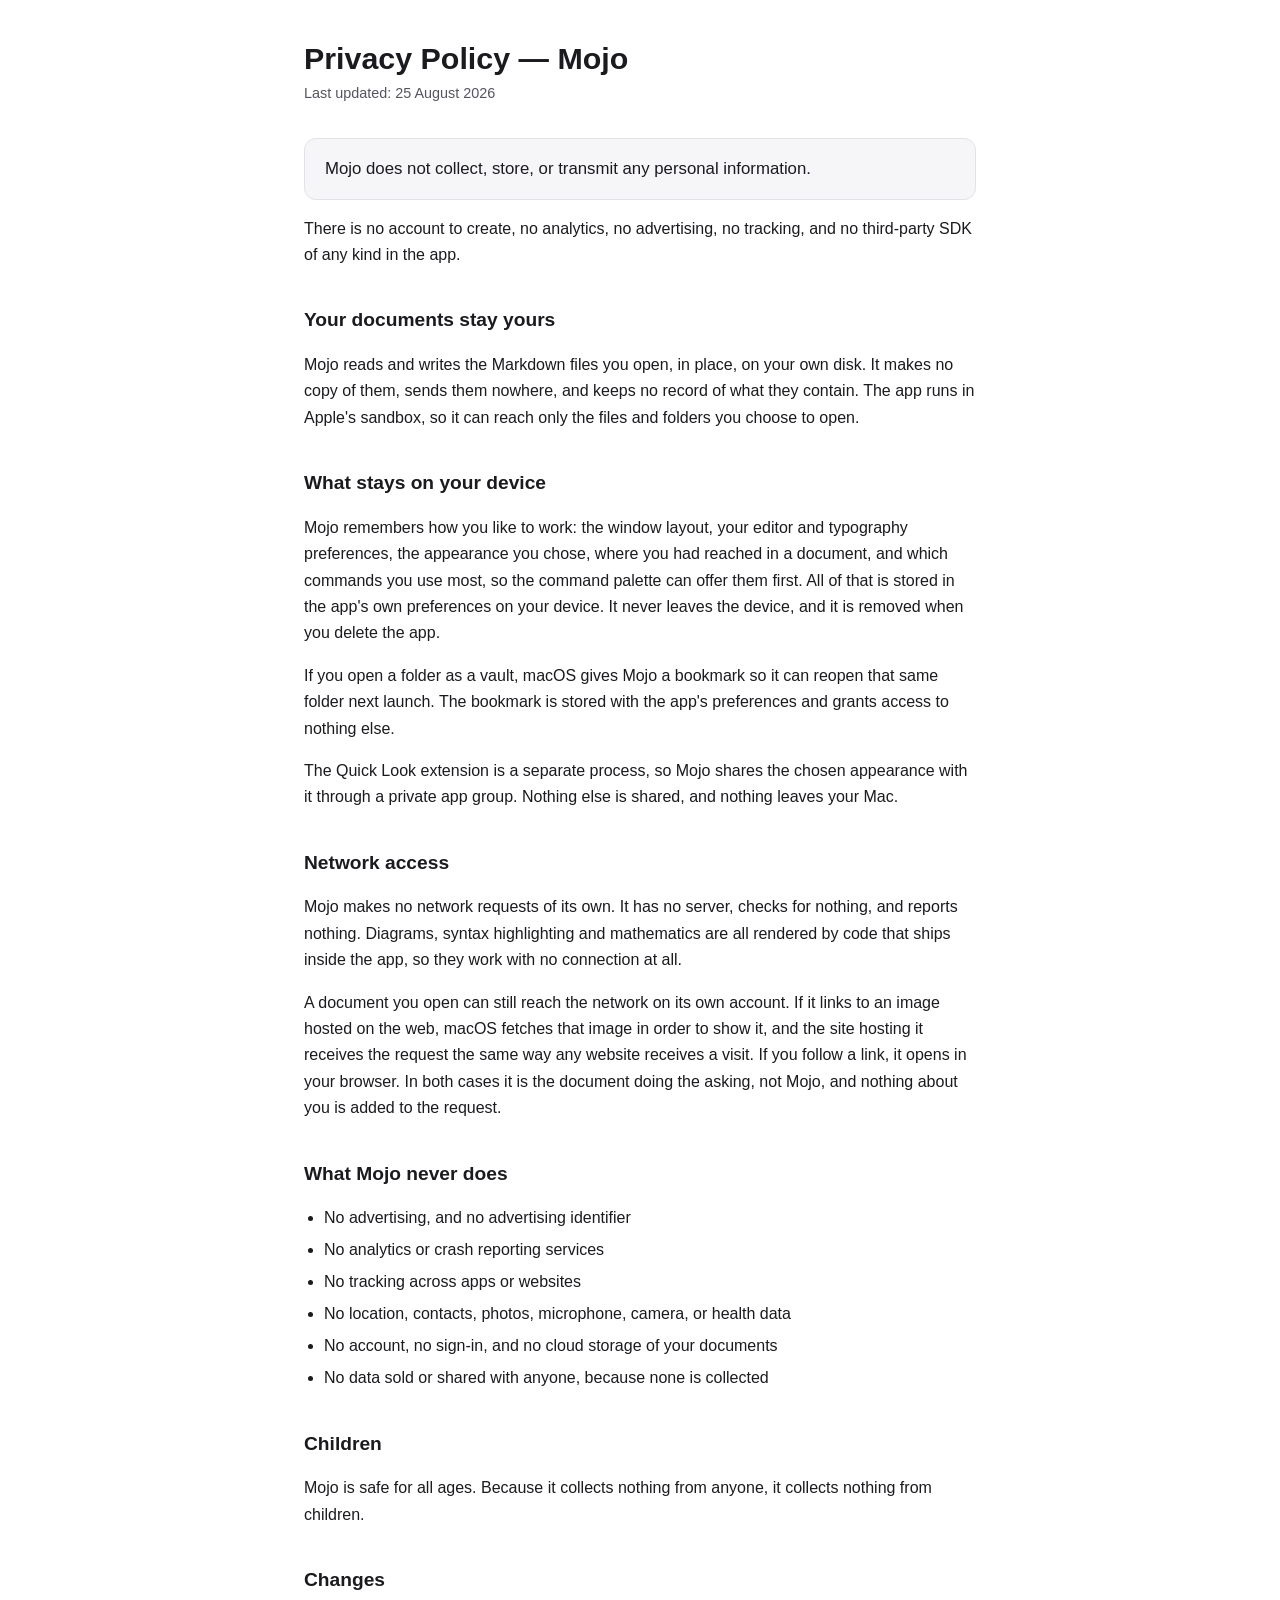
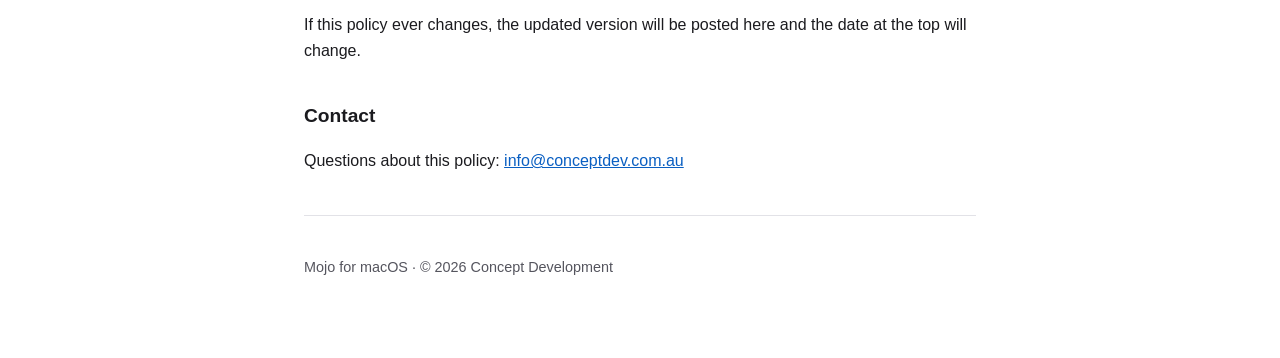
<file: mojo_privacy.html>
<!DOCTYPE html>
<html lang="en">
<head>
<meta charset="utf-8">
<meta name="viewport" content="width=device-width, initial-scale=1">
<title>Mojo — Privacy Policy</title>
<style>
  :root {
    color-scheme: light dark;
    --bg: #ffffff;
    --fg: #1b1b1f;
    --muted: #55555e;
    --rule: #e2e2e7;
    --accent: #0a5fc2;
    --card: #f6f6f8;
  }
  @media (prefers-color-scheme: dark) {
    :root {
      --bg: #111114;
      --fg: #f2f2f5;
      --muted: #a6a6b0;
      --rule: #2c2c33;
      --accent: #74b6f7;
      --card: #1b1b20;
    }
  }
  * { box-sizing: border-box; }
  body {
    margin: 0;
    padding: 2.5rem 1.25rem 4rem;
    background: var(--bg);
    color: var(--fg);
    font: 1rem/1.65 -apple-system, BlinkMacSystemFont, "Segoe UI", Roboto, Helvetica, Arial, sans-serif;
    -webkit-text-size-adjust: 100%;
  }
  main { max-width: 42rem; margin: 0 auto; }
  h1 { font-size: 1.9rem; line-height: 1.2; margin: 0 0 .35rem; }
  h2 { font-size: 1.2rem; margin: 2.25rem 0 .6rem; }
  .updated { color: var(--muted); font-size: .9rem; margin: 0 0 2rem; }
  .lede {
    background: var(--card);
    border: 1px solid var(--rule);
    border-radius: .75rem;
    padding: 1rem 1.25rem;
    font-size: 1.05rem;
    margin: 0 0 1rem;
  }
  ul { padding-left: 1.25rem; }
  li { margin: .35rem 0; }
  code {
    font-family: ui-monospace, SFMono-Regular, Menlo, monospace;
    font-size: .92em;
    background: var(--card);
    border: 1px solid var(--rule);
    border-radius: .3rem;
    padding: .1em .35em;
  }
  a { color: var(--accent); }
  a:focus-visible { outline: 2px solid var(--accent); outline-offset: 2px; border-radius: .2rem; }
  hr { border: 0; border-top: 1px solid var(--rule); margin: 2.5rem 0; }
  footer { color: var(--muted); font-size: .9rem; }
</style>
</head>
<body>
<main>

  <h1>Privacy Policy &mdash; Mojo</h1>
  <p class="updated">Last updated: 25 August 2026</p>

  <p class="lede">Mojo does not collect, store, or transmit any personal
  information.</p>

  <p>There is no account to create, no analytics, no advertising, no tracking, and no
  third-party SDK of any kind in the app.</p>

  <h2>Your documents stay yours</h2>
  <p>Mojo reads and writes the Markdown files you open, in place, on your own disk. It
  makes no copy of them, sends them nowhere, and keeps no record of what they contain.
  The app runs in Apple's sandbox, so it can reach only the files and folders you
  choose to open.</p>

  <h2>What stays on your device</h2>
  <p>Mojo remembers how you like to work: the window layout, your editor and typography
  preferences, the appearance you chose, where you had reached in a document, and which
  commands you use most, so the command palette can offer them first. All of that is
  stored in the app's own preferences on your device. It never leaves the device, and it
  is removed when you delete the app.</p>
  <p>If you open a folder as a vault, macOS gives Mojo a bookmark so it can reopen that
  same folder next launch. The bookmark is stored with the app's preferences and grants
  access to nothing else.</p>
  <p>The Quick Look extension is a separate process, so Mojo shares the chosen appearance
  with it through a private app group. Nothing else is shared, and nothing leaves your
  Mac.</p>

  <h2>Network access</h2>
  <p>Mojo makes no network requests of its own. It has no server, checks for nothing, and
  reports nothing. Diagrams, syntax highlighting and mathematics are all rendered by code
  that ships inside the app, so they work with no connection at all.</p>
  <p>A document you open can still reach the network on its own account. If it links to
  an image hosted on the web, macOS fetches that image in order to show it, and the site
  hosting it receives the request the same way any website receives a visit. If you follow
  a link, it opens in your browser. In both cases it is the document doing the asking, not
  Mojo, and nothing about you is added to the request.</p>

  <h2>What Mojo never does</h2>
  <ul>
    <li>No advertising, and no advertising identifier</li>
    <li>No analytics or crash reporting services</li>
    <li>No tracking across apps or websites</li>
    <li>No location, contacts, photos, microphone, camera, or health data</li>
    <li>No account, no sign-in, and no cloud storage of your documents</li>
    <li>No data sold or shared with anyone, because none is collected</li>
  </ul>

  <h2>Children</h2>
  <p>Mojo is safe for all ages. Because it collects nothing from anyone, it collects
  nothing from children.</p>

  <h2>Changes</h2>
  <p>If this policy ever changes, the updated version will be posted here and the date
  at the top will change.</p>

  <h2>Contact</h2>
  <p>Questions about this policy:
  <a href="mailto:info@conceptdev.com.au">info@conceptdev.com.au</a></p>

  <hr>
  <footer>
    <p>Mojo for macOS &middot; &copy; 2026 Concept Development</p>
  </footer>

</main>
</body>
</html>
</file>
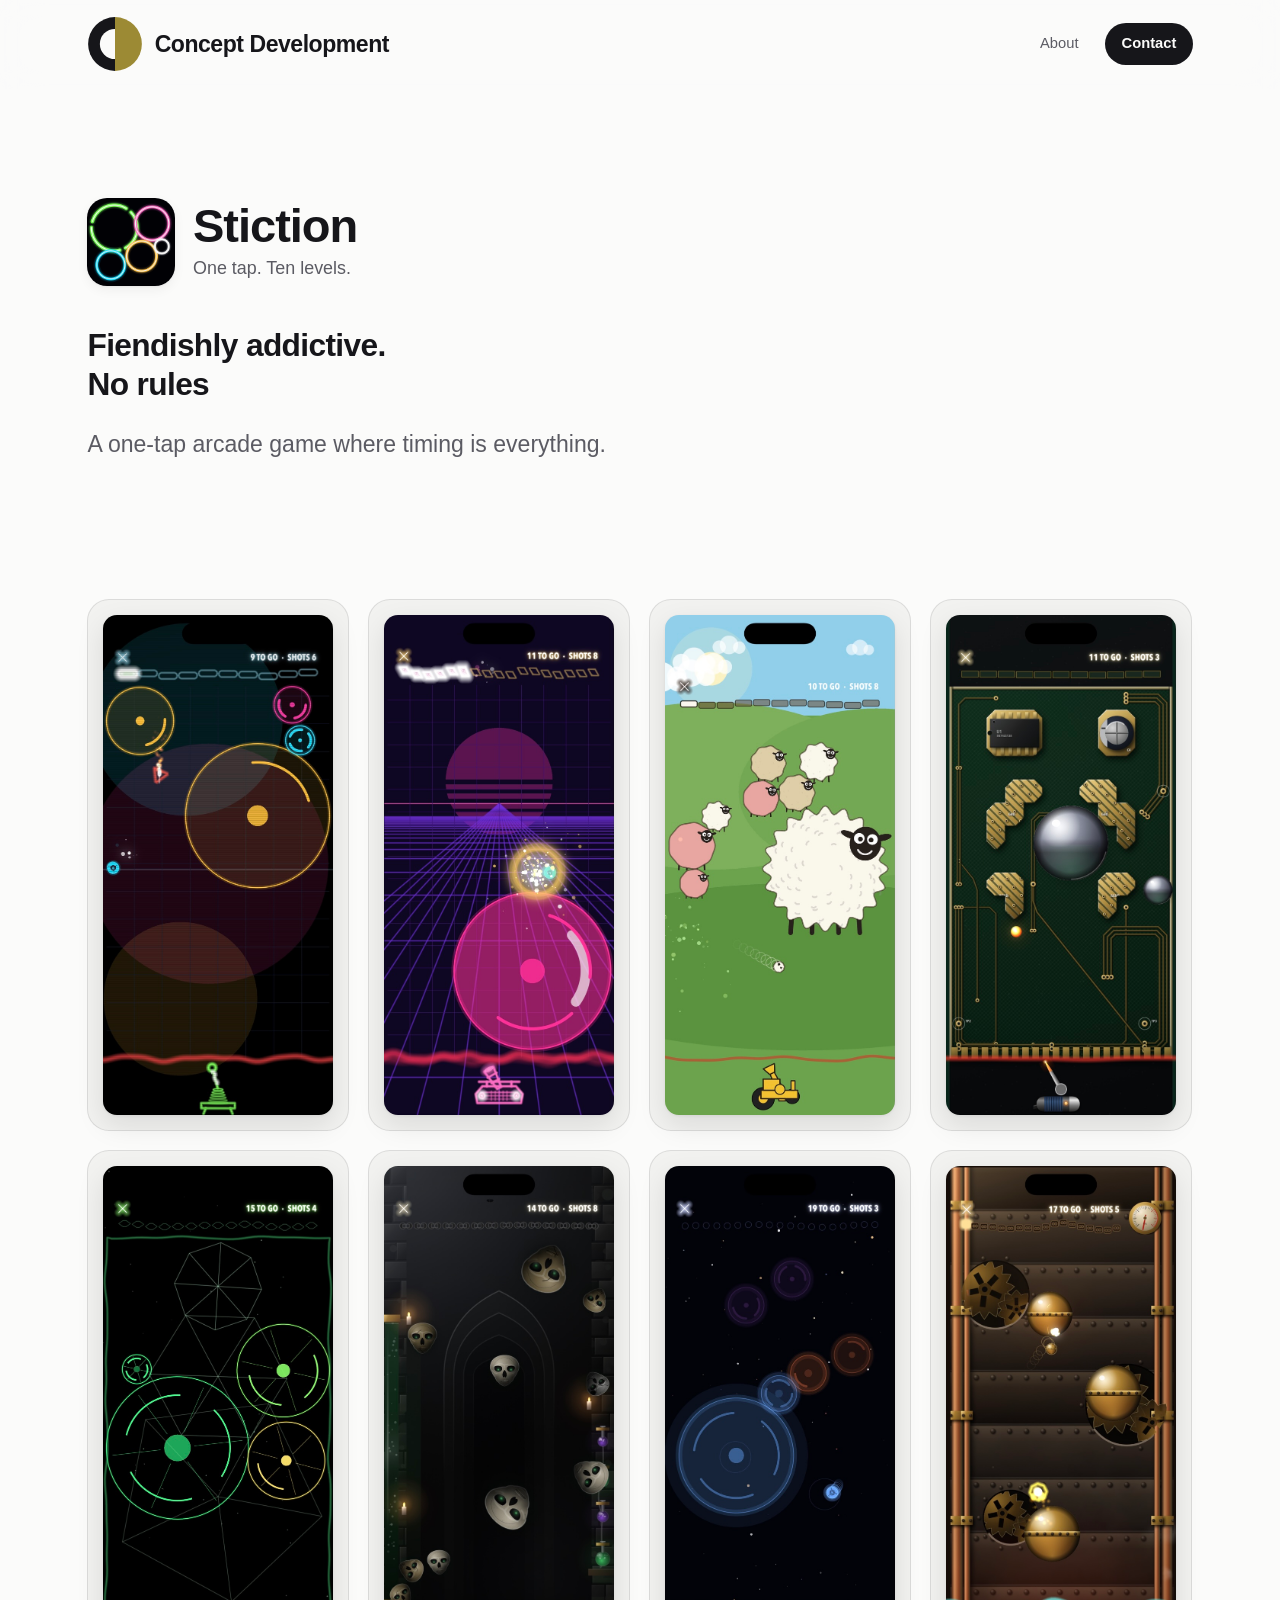
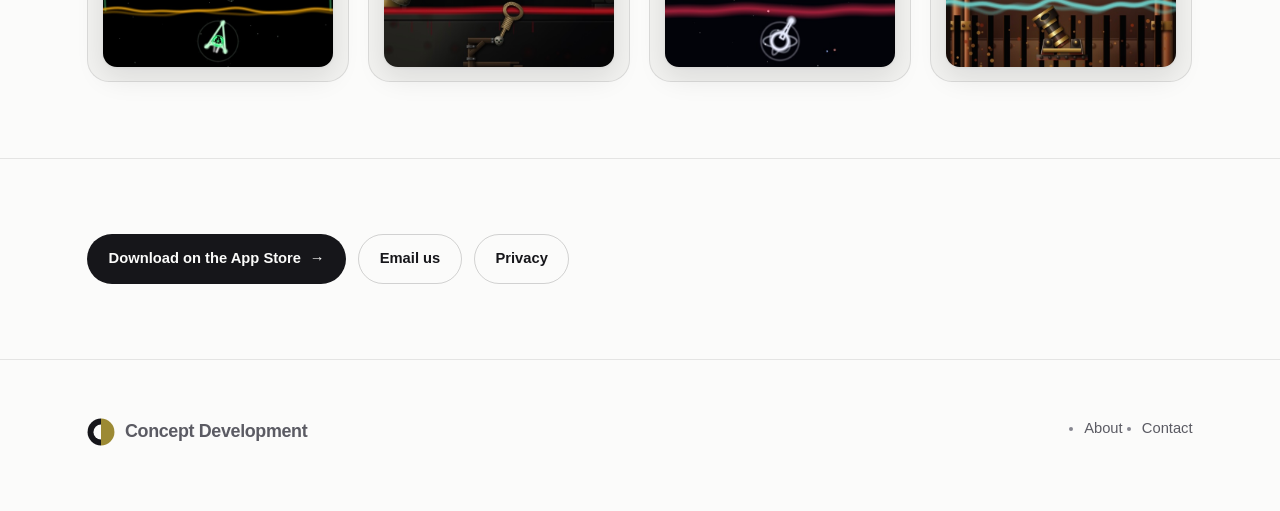
<file: stiction.html>
<!DOCTYPE html>
<html lang="en-AU" class="page-stiction">
<head>
<meta charset="utf-8">
<meta name="viewport" content="width=device-width, initial-scale=1">
<title>Stiction — One tap. Ten levels. | Concept Development</title>
<meta name="description" content="A one-tap arcade game where timing is everything.">
<meta name="theme-color" content="#fbfbfa">
<meta property="og:title" content="Stiction — One tap. Ten levels.">
<meta property="og:description" content="A one-tap arcade game where timing is everything.">
<meta property="og:type" content="product">
<meta property="og:image" content="https://conceptdev.com.au/assets/img/icons/stiction.png">
<link rel="stylesheet" href="assets/css/site.css">
<link rel="icon" href="assets/img/logo/mark.svg" type="image/svg+xml">
<!-- Before the first paint, so the scroll reveal can hide things. Everything
     it hides is visible without it — see .js .reveal in site.css. -->
<script>document.documentElement.classList.add('js');</script>
</head>
<body>

<a class="skip-link" href="#main">Skip to content</a>

<header class="site-header">
  <div class="wrap site-header__inner">
    <a class="wordmark" href="index.html">
      <svg class="wordmark__mark" viewBox="0 0 100 100" aria-hidden="true" focusable="false"><defs><mask id="cdm-a"><rect width="100" height="100" fill="#fff"/><path d="M50 23 A27 27 0 0 0 50 77 Z" fill="#000"/></mask></defs><g mask="url(#cdm-a)"><path class="mark-ink" d="M50 2 A48 48 0 0 0 50 98 Z"/><path class="mark-gold" d="M50 2 A48 48 0 0 1 50 98 Z"/></g></svg>
      Concept&nbsp;Development
    </a>
    <nav class="nav" aria-label="Primary">
      <a href="index.html#about">About</a>
      <a class="nav__cta" href="index.html#contact">Contact</a>
    </nav>
  </div>
</header>

<main id="main">

  <!-- ============================ HERO ============================ -->
  <section class="app-hero">
    <div class="wrap">
      <div class="app-hero__id">
        <!-- The name is the h1 right beside it, so the icon adds nothing to
             read out. -->
        <img class="app-hero__icon" src="assets/img/icons/stiction.png" alt="" width="88" height="88">
        <div>
          <h1>Stiction</h1>
          <p>One tap. Ten levels.</p>
        </div>
      </div>

      <p class="app-hero__pitch">
        Fiendishly addictive. No rules
      </p>
      <p class="lede">
        A one-tap arcade game where timing is everything.
      </p>
    </div>
  </section>

  <!-- ============================ SCREENSHOTS ============================ -->
  <section class="section section--tight">
    <div class="wrap">
      <div class="gallery gallery--tiles gallery--4 reveal">
        <figure class="shot shot--phone">
          <img src="assets/img/stiction/1.jpg" alt="Stiction level 1"
               width="603" height="1311" loading="eager" decoding="async" fetchpriority="high">
        </figure>
        <figure class="shot shot--phone">
          <img src="assets/img/stiction/2.jpg" alt="Stiction level 2"
               width="603" height="1311" loading="lazy" decoding="async">
        </figure>
        <figure class="shot shot--phone">
          <img src="assets/img/stiction/3.jpg" alt="Stiction level 3"
               width="603" height="1311" loading="lazy" decoding="async">
        </figure>
        <figure class="shot shot--phone">
          <img src="assets/img/stiction/4.jpg" alt="Stiction level 4"
               width="603" height="1311" loading="lazy" decoding="async">
        </figure>
        <figure class="shot shot--phone">
          <img src="assets/img/stiction/5.jpg" alt="Stiction level 5"
               width="603" height="1311" loading="lazy" decoding="async">
        </figure>
        <figure class="shot shot--phone">
          <img src="assets/img/stiction/6.jpg" alt="Stiction level 6"
               width="603" height="1311" loading="lazy" decoding="async">
        </figure>
        <figure class="shot shot--phone">
          <img src="assets/img/stiction/7.jpg" alt="Stiction level 7"
               width="603" height="1311" loading="lazy" decoding="async">
        </figure>
        <figure class="shot shot--phone">
          <img src="assets/img/stiction/8.jpg" alt="Stiction level 8"
               width="603" height="1311" loading="lazy" decoding="async">
        </figure>
      </div>
    </div>
  </section>

  <!-- ============================ AVAILABILITY ============================ -->
  <!-- Conversion's matching section opens with an eyebrow, a heading and a
       line about what the app needs to run. Those are still to be written;
       the buttons stand on their own until then. -->
  <section class="section section--tight rule-top">
    <div class="wrap">
      <div class="btn-row reveal" style="margin-top: 0;">
        <a class="btn btn--primary" href="https://apps.apple.com/au/app/stiction/id6799792974">Download on the App Store <span class="btn__arrow" aria-hidden="true">→</span></a>
        <a class="btn btn--ghost" href="mailto:info@conceptdev.com.au?subject=Stiction">Email us</a>
        <a class="btn btn--ghost" href="stiction_privacy.html">Privacy</a>
      </div>
    </div>
  </section>

</main>

<footer class="site-footer">
  <div class="wrap site-footer__inner">
    <div>
      <a class="wordmark" href="index.html">
        <svg class="wordmark__mark" viewBox="0 0 100 100" aria-hidden="true" focusable="false"><defs><mask id="cdm-b"><rect width="100" height="100" fill="#fff"/><path d="M50 23 A27 27 0 0 0 50 77 Z" fill="#000"/></mask></defs><g mask="url(#cdm-b)"><path class="mark-ink" d="M50 2 A48 48 0 0 0 50 98 Z"/><path class="mark-gold" d="M50 2 A48 48 0 0 1 50 98 Z"/></g></svg>
        Concept Development
      </a>
    </div>
    <nav aria-label="Footer">
      <ul>
        <li><a href="index.html#about">About</a></li>
        <li><a href="mailto:info@conceptdev.com.au">Contact</a></li>
      </ul>
    </nav>
  </div>
</footer>

<script src="assets/js/site.js" defer></script>
</body>
</html>
</file>
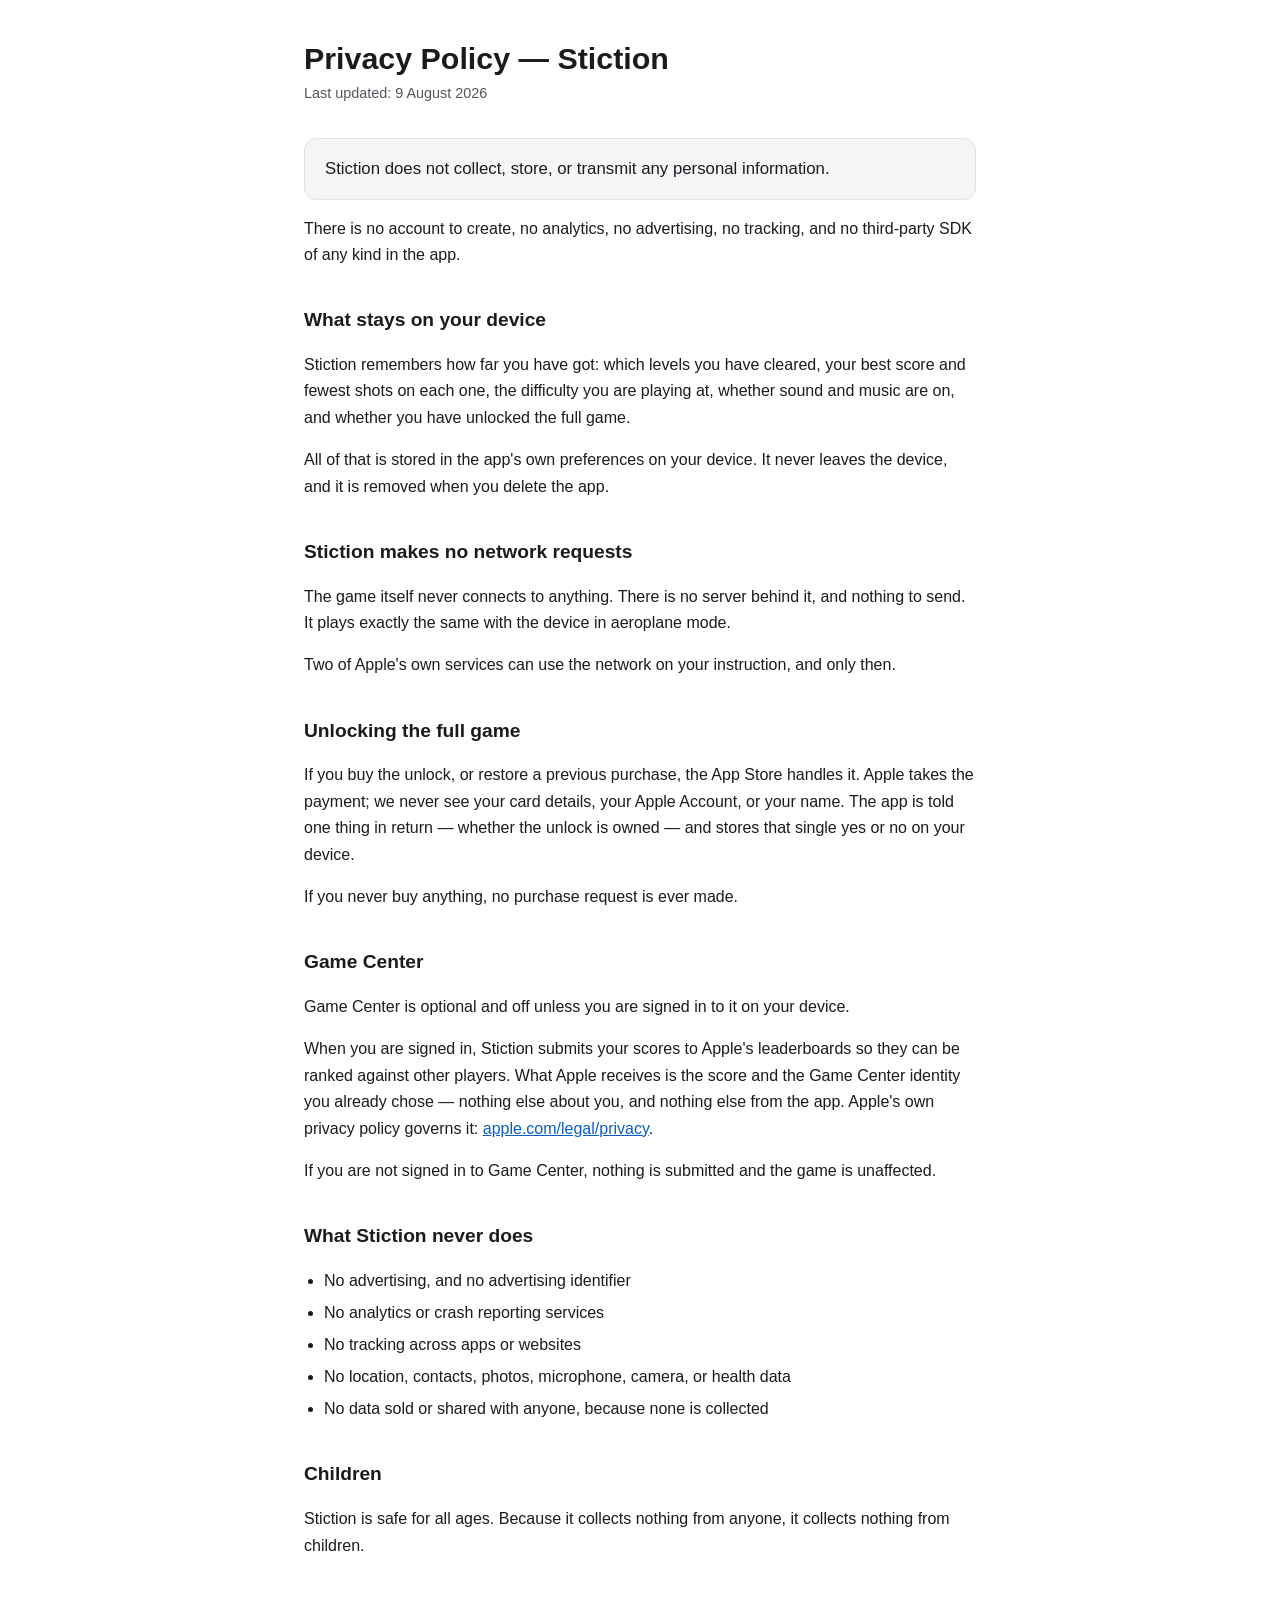
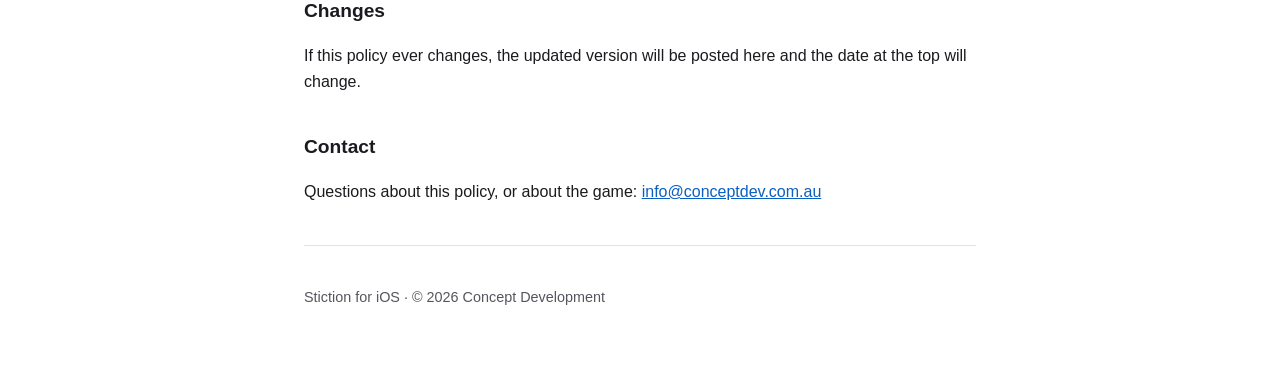
<file: stiction_privacy.html>
<!DOCTYPE html>
<html lang="en">
<head>
<meta charset="utf-8">
<meta name="viewport" content="width=device-width, initial-scale=1">
<title>Stiction — Privacy Policy</title>
<style>
  :root {
    color-scheme: light dark;
    --bg: #ffffff;
    --fg: #1b1b1f;
    --muted: #55555e;
    --rule: #e2e2e7;
    --accent: #0a5fc2;
    --card: #f6f6f8;
  }
  @media (prefers-color-scheme: dark) {
    :root {
      --bg: #111114;
      --fg: #f2f2f5;
      --muted: #a6a6b0;
      --rule: #2c2c33;
      --accent: #74b6f7;
      --card: #1b1b20;
    }
  }
  * { box-sizing: border-box; }
  body {
    margin: 0;
    padding: 2.5rem 1.25rem 4rem;
    background: var(--bg);
    color: var(--fg);
    font: 1rem/1.65 -apple-system, BlinkMacSystemFont, "Segoe UI", Roboto, Helvetica, Arial, sans-serif;
    -webkit-text-size-adjust: 100%;
  }
  main { max-width: 42rem; margin: 0 auto; }
  h1 { font-size: 1.9rem; line-height: 1.2; margin: 0 0 .35rem; }
  h2 { font-size: 1.2rem; margin: 2.25rem 0 .6rem; }
  .updated { color: var(--muted); font-size: .9rem; margin: 0 0 2rem; }
  .lede {
    background: var(--card);
    border: 1px solid var(--rule);
    border-radius: .75rem;
    padding: 1rem 1.25rem;
    font-size: 1.05rem;
    margin: 0 0 1rem;
  }
  ul { padding-left: 1.25rem; }
  li { margin: .35rem 0; }
  code {
    font-family: ui-monospace, SFMono-Regular, Menlo, monospace;
    font-size: .92em;
    background: var(--card);
    border: 1px solid var(--rule);
    border-radius: .3rem;
    padding: .1em .35em;
  }
  a { color: var(--accent); }
  a:focus-visible { outline: 2px solid var(--accent); outline-offset: 2px; border-radius: .2rem; }
  hr { border: 0; border-top: 1px solid var(--rule); margin: 2.5rem 0; }
  footer { color: var(--muted); font-size: .9rem; }
</style>
</head>
<body>
<main>

  <h1>Privacy Policy &mdash; Stiction</h1>
  <p class="updated">Last updated: 9 August 2026</p>

  <p class="lede">Stiction does not collect, store, or transmit any personal
  information.</p>

  <p>There is no account to create, no analytics, no advertising, no tracking, and no
  third-party SDK of any kind in the app.</p>

  <h2>What stays on your device</h2>
  <p>Stiction remembers how far you have got: which levels you have cleared, your best
  score and fewest shots on each one, the difficulty you are playing at, whether sound
  and music are on, and whether you have unlocked the full game.</p>
  <p>All of that is stored in the app's own preferences on your device. It never leaves
  the device, and it is removed when you delete the app.</p>

  <h2>Stiction makes no network requests</h2>
  <p>The game itself never connects to anything. There is no server behind it, and
  nothing to send. It plays exactly the same with the device in aeroplane mode.</p>
  <p>Two of Apple's own services can use the network on your instruction, and only
  then.</p>

  <h2>Unlocking the full game</h2>
  <p>If you buy the unlock, or restore a previous purchase, the App Store handles it.
  Apple takes the payment; we never see your card details, your Apple Account, or your
  name. The app is told one thing in return &mdash; whether the unlock is owned &mdash;
  and stores that single yes or no on your device.</p>
  <p>If you never buy anything, no purchase request is ever made.</p>

  <h2>Game Center</h2>
  <p>Game Center is optional and off unless you are signed in to it on your device.</p>
  <p>When you are signed in, Stiction submits your scores to Apple's leaderboards so
  they can be ranked against other players. What Apple receives is the score and the
  Game Center identity you already chose &mdash; nothing else about you, and nothing
  else from the app. Apple's own privacy policy governs it:
  <a href="https://www.apple.com/legal/privacy/">apple.com/legal/privacy</a>.</p>
  <p>If you are not signed in to Game Center, nothing is submitted and the game is
  unaffected.</p>

  <h2>What Stiction never does</h2>
  <ul>
    <li>No advertising, and no advertising identifier</li>
    <li>No analytics or crash reporting services</li>
    <li>No tracking across apps or websites</li>
    <li>No location, contacts, photos, microphone, camera, or health data</li>
    <li>No data sold or shared with anyone, because none is collected</li>
  </ul>

  <h2>Children</h2>
  <p>Stiction is safe for all ages. Because it collects nothing from anyone, it
  collects nothing from children.</p>

  <h2>Changes</h2>
  <p>If this policy ever changes, the updated version will be posted here and the date
  at the top will change.</p>

  <h2>Contact</h2>
  <p>Questions about this policy, or about the game:
  <a href="mailto:info@conceptdev.com.au">info@conceptdev.com.au</a></p>

  <hr>
  <footer>
    <p>Stiction for iOS &middot; &copy; 2026 Concept Development</p>
  </footer>

</main>
</body>
</html>
</file>
<file: assets/css/site.css>
/* ==========================================================================
   Concept Development — site styles
   One stylesheet, no dependencies, no web fonts.
   ========================================================================== */

/* --- Reset ---------------------------------------------------------------- */

*, *::before, *::after { box-sizing: border-box; }

html {
  -webkit-text-size-adjust: 100%;
  scroll-behavior: smooth;
}

body, h1, h2, h3, h4, p, figure, blockquote, dl, dd, ul, ol {
  margin: 0;
  padding: 0;
}

ul[class], ol[class] { list-style: none; }

img, picture, video, svg {
  display: block;
  max-width: 100%;
  height: auto;
}

button, input, select, textarea { font: inherit; color: inherit; }

@media (prefers-reduced-motion: reduce) {
  html { scroll-behavior: auto; }
  *, *::before, *::after {
    animation-duration: 0.01ms !important;
    animation-iteration-count: 1 !important;
    transition-duration: 0.01ms !important;
  }
}

/* --- Tokens --------------------------------------------------------------- */

:root {
  /* Neutrals — light. The site is light whatever the system is set to; there
     is no dark palette. The dark one is in git history. */
  --bg:          #fbfbfa;
  --bg-raised:   #ffffff;
  --bg-sunken:   #f2f2f0;
  --ink:         #16161a;
  --ink-muted:   #5b5b63;
  --ink-faint:   #86868f;
  --rule:        rgba(22, 22, 26, 0.10);
  --rule-strong: rgba(22, 22, 26, 0.18);
  --shadow-sm:   0 1px 2px rgba(16, 16, 22, 0.05), 0 4px 12px rgba(16, 16, 22, 0.05);
  --shadow-lg:   0 2px 6px rgba(16, 16, 22, 0.06), 0 24px 60px rgba(16, 16, 22, 0.12);

  /* Accents — company gold, taken from the mark and darkened until it can carry text */
  --accent:              #6b5f1c;   /* 5.9:1 on --bg */
  --accent-ink:          #ffffff;
  --gold:                #9c8a34;   /* the mark's own gold, for fills only */
  --accent-foodie:       #9a3412;   /* paprika, darkened for text — 7.4:1 */
  --accent-conversion:   #0f5c66;   /* teal, darkened for text  — 7.1:1 */
  --accent-stiction:     #2f6b1e;   /* neon green, darkened for text — 5.8:1 */
  --accent-astronomical: #8a5a0f;   /* icon amber, darkened for text — 5.6:1 */
  --accent-mojo:         #5b4bd6;   /* the icon's indigo — 5.9:1 */
  --accent-clive:        #3a3d9c;   /* the icon's navy — 8.7:1 */

  /* Type scale — fluid */
  --step--1: clamp(0.83rem, 0.80rem + 0.15vw, 0.92rem);
  --step-0:  clamp(1.00rem, 0.96rem + 0.20vw, 1.12rem);
  --step-1:  clamp(1.20rem, 1.12rem + 0.40vw, 1.45rem);
  --step-2:  clamp(1.50rem, 1.34rem + 0.80vw, 2.10rem);
  --step-3:  clamp(1.95rem, 1.62rem + 1.65vw, 3.10rem);
  --step-4:  clamp(2.45rem, 1.80rem + 3.25vw, 4.60rem);

  /* Space */
  --gutter: clamp(1.25rem, 0.9rem + 1.8vw, 2.5rem);
  --section: clamp(4rem, 2.5rem + 7vw, 9rem);
  --measure: 62ch;

  --radius:    14px;
  --radius-lg: 22px;

  --sans: -apple-system, BlinkMacSystemFont, "SF Pro Text", "Segoe UI", Roboto,
          "Helvetica Neue", Arial, sans-serif;
  --mono: ui-monospace, "SF Mono", SFMono-Regular, Menlo, Consolas,
          "Liberation Mono", monospace;
}

@media (prefers-contrast: more) {
  :root {
    --ink-muted: var(--ink);
    --rule: var(--rule-strong);
  }
}

/* --- Base ----------------------------------------------------------------- */

body {
  background: var(--bg);
  color: var(--ink);
  font-family: var(--sans);
  font-size: var(--step-0);
  line-height: 1.6;
  -webkit-font-smoothing: antialiased;
  text-rendering: optimizeLegibility;
  overflow-x: hidden;
}

h1, h2, h3, h4 {
  line-height: 1.08;
  letter-spacing: -0.022em;
  font-weight: 640;
  text-wrap: balance;
}

p { text-wrap: pretty; }

a {
  color: inherit;
  text-decoration-color: var(--rule-strong);
  text-underline-offset: 0.22em;
  text-decoration-thickness: 1px;
  transition: color 0.18s ease, text-decoration-color 0.18s ease;
}
a:hover { text-decoration-color: currentColor; }

:focus-visible {
  outline: 2.5px solid var(--accent);
  outline-offset: 3px;
  border-radius: 4px;
}

::selection { background: var(--accent); color: var(--accent-ink); }

.skip-link {
  position: absolute;
  left: 0.5rem;
  top: -4rem;
  z-index: 200;
  background: var(--ink);
  color: var(--bg);
  padding: 0.7em 1.1em;
  border-radius: 8px;
  text-decoration: none;
  transition: top 0.2s ease;
}
.skip-link:focus { top: 0.5rem; }

/* --- Layout --------------------------------------------------------------- */

.wrap {
  width: 100%;
  max-width: 1180px;
  margin-inline: auto;
  padding-inline: var(--gutter);
}
.wrap--narrow { max-width: 820px; }

.section { padding-block: var(--section); }
.section--sunken { background: var(--bg-sunken); }
.section--tight { padding-block: clamp(2.5rem, 1.5rem + 4vw, 5rem); }

.rule-top { border-top: 1px solid var(--rule); }

/* --- Header --------------------------------------------------------------- */

.site-header {
  position: sticky;
  top: 0;
  z-index: 100;
  background: color-mix(in srgb, var(--bg) 82%, transparent);
  backdrop-filter: saturate(180%) blur(20px);
  -webkit-backdrop-filter: saturate(180%) blur(20px);
  border-bottom: 1px solid transparent;
  transition: border-color 0.25s ease;
}
.site-header[data-scrolled="true"] { border-bottom-color: var(--rule); }

.site-header__inner {
  display: flex;
  align-items: center;
  justify-content: space-between;
  gap: 1rem;
  min-height: 88px;
}

.wordmark {
  display: inline-flex;
  align-items: center;
  gap: 0.6rem;
  font-weight: 620;
  letter-spacing: -0.02em;
  font-size: var(--step-0);
  text-decoration: none;
  white-space: nowrap;
}
.wordmark__mark {
  width: 28px;
  height: 28px;
  flex: none;
  display: block;
  transition: transform 0.5s cubic-bezier(0.34, 1.25, 0.5, 1);
}
/* The header lockup runs at double size; the footer stays modest. */
.site-header .wordmark { font-size: var(--step-1); gap: 0.7rem; }
.site-header .wordmark__mark { width: 56px; height: 56px; }
.wordmark:hover .wordmark__mark { transform: rotate(180deg); }
.wordmark__mark .mark-ink  { fill: var(--ink); }
.wordmark__mark .mark-gold { fill: var(--gold); }
.wordmark__sub { color: var(--ink-faint); font-weight: 450; }

.nav {
  display: flex;
  align-items: center;
  gap: clamp(0.9rem, 0.4rem + 1.6vw, 2rem);
  font-size: var(--step--1);
}
.nav a {
  text-decoration: none;
  color: var(--ink-muted);
  padding-block: 0.6rem;
}
.nav a:hover { color: var(--ink); }
.nav a[aria-current="page"] { color: var(--ink); font-weight: 560; }

/* The wordmark is the one thing on the page that must not wrap, so the header
   is the first place to run out of room. Below 560px the mark carries the
   brand on its own and the nav keeps the width. */
@media (max-width: 700px) {
  .site-header__inner { min-height: 72px; gap: 0.75rem; }
  .site-header .wordmark { font-size: var(--step-0); gap: 0.55rem; }
  .site-header .wordmark__mark { width: 40px; height: 40px; }
  .nav { gap: 0.9rem; }
}
@media (max-width: 460px) {
  /* Mark only. The name stays in the DOM, so the link keeps its accessible name. */
  .site-header__inner { min-height: 64px; }
  .site-header .wordmark { font-size: 0; gap: 0; }
  .site-header .wordmark__mark { width: 36px; height: 36px; }
  .nav { font-size: 0.8rem; gap: 0.7rem; }
}

/* --- Eyebrow / labels ----------------------------------------------------- */

.eyebrow {
  font-family: var(--mono);
  font-size: 0.72rem;
  letter-spacing: 0.14em;
  text-transform: uppercase;
  color: var(--ink-faint);
  margin-bottom: 1.1rem;
}
.eyebrow--accent { color: var(--accent); }

/* --- Hero ----------------------------------------------------------------- */

.hero {
  padding-block: clamp(4rem, 2rem + 10vw, 11rem) clamp(3rem, 2rem + 5vw, 7rem);
}
.hero h1 {
  font-size: var(--step-4);
  max-width: 16ch;
  margin-bottom: clamp(1.2rem, 0.8rem + 1.2vw, 2rem);
}
.hero p {
  font-size: var(--step-1);
  color: var(--ink-muted);
  max-width: 46ch;
  line-height: 1.5;
}

.lede {
  font-size: var(--step-1);
  color: var(--ink-muted);
  line-height: 1.55;
  max-width: var(--measure);
}

/* --- Buttons -------------------------------------------------------------- */

.btn-row {
  display: flex;
  flex-wrap: wrap;
  gap: 0.75rem;
  margin-top: clamp(1.8rem, 1.2rem + 1.5vw, 2.8rem);
}

.btn {
  display: inline-flex;
  align-items: center;
  gap: 0.55rem;
  padding: 0.82em 1.4em;
  border-radius: 100px;
  border: 1px solid transparent;
  font-size: var(--step--1);
  font-weight: 560;
  text-decoration: none;
  min-height: 44px;
  transition: transform 0.2s cubic-bezier(0.34, 1.3, 0.6, 1), background 0.2s ease,
              border-color 0.2s ease, opacity 0.2s ease;
}
.btn:hover { transform: translateY(-1px); }
.btn:active { transform: translateY(0); }

.btn--primary { background: var(--ink); color: var(--bg); }
.btn--primary:hover { opacity: 0.86; }

.btn--ghost { border-color: var(--rule-strong); color: var(--ink); }
.btn--ghost:hover { border-color: var(--ink); background: var(--bg-raised); }

.btn__arrow { transition: transform 0.25s ease; }
.btn:hover .btn__arrow { transform: translateX(3px); }

/* Badge for an app that isn't out yet */
.badge {
  display: inline-flex;
  align-items: center;
  font-family: var(--mono);
  font-size: 0.66rem;
  letter-spacing: 0.11em;
  text-transform: uppercase;
  padding: 0.32em 0.75em;
  border-radius: 100px;
  border: 1px solid currentColor;
  color: var(--card-accent, var(--accent));
  white-space: nowrap;
}

/* --- Section headings ----------------------------------------------------- */

.section-head { margin-bottom: clamp(2rem, 1.4rem + 2vw, 3.5rem); }
.section-head h2 {
  font-size: var(--step-3);
  max-width: 20ch;
  margin-bottom: 0.9rem;
}
.section-head p {
  color: var(--ink-muted);
  max-width: var(--measure);
  font-size: var(--step-1);
  line-height: 1.5;
}

/* --- Feature grid --------------------------------------------------------- */

.features {
  display: grid;
  gap: clamp(1.6rem, 1rem + 2.5vw, 3rem) clamp(1.6rem, 1rem + 2vw, 3.5rem);
  grid-template-columns: 1fr;
}
@media (min-width: 640px) { .features { grid-template-columns: repeat(2, 1fr); } }
@media (min-width: 1000px) { .features--3 { grid-template-columns: repeat(3, 1fr); } }

.feature h3 {
  font-size: var(--step-1);
  margin-bottom: 0.55rem;
  display: flex;
  align-items: baseline;
  gap: 0.6rem;
}
.feature h3::before {
  content: "";
  width: 7px;
  height: 7px;
  border-radius: 2px;
  background: var(--accent-page, var(--accent));
  flex: none;
  transform: translateY(-2px);
}
.feature p { color: var(--ink-muted); font-size: var(--step-0); }
.feature p + p { margin-top: 0.7rem; }

/* --- Stat strip ----------------------------------------------------------- */

.stats {
  display: grid;
  grid-template-columns: repeat(2, 1fr);
  gap: clamp(1.5rem, 1rem + 2vw, 2.5rem);
  border-top: 1px solid var(--rule);
  padding-top: clamp(1.8rem, 1.2rem + 2vw, 3rem);
}
@media (min-width: 760px) { .stats { grid-template-columns: repeat(4, 1fr); } }
@media (min-width: 760px) { .stats--3 { grid-template-columns: repeat(3, 1fr); } }

.stat__value {
  font-size: var(--step-3);
  font-weight: 640;
  letter-spacing: -0.03em;
  line-height: 1;
  color: var(--accent-page, var(--ink));
  font-variant-numeric: tabular-nums;
}
.stat__label {
  margin-top: 0.6rem;
  font-size: var(--step--1);
  color: var(--ink-muted);
  line-height: 1.4;
}

/* --- Shots ---------------------------------------------------------------- */

/* No overflow:hidden here. The figure is taller than the image, so clipping
   turns the image's soft shadow into a hard grey slab behind the caption.
   The image carries its own radius, so the figure needs neither. */
.shot {
  margin: 0;
}
.shot img {
  width: 100%;
  border-radius: var(--radius);
  border: 1px solid var(--rule);
  background: var(--bg-sunken);
  /* Tighter than --shadow-lg on purpose: a 60px blur reaches well past the
     image and muddies the caption sitting under it. */
  box-shadow: 0 1px 3px rgba(16, 16, 22, 0.06), 0 10px 28px rgba(16, 16, 22, 0.10);
}
.shot figcaption {
  margin-top: 1.75rem;
  font-size: var(--step--1);
  color: var(--ink-muted);   /* --ink-faint is ~3.9:1 here, under AA at this size */
  line-height: 1.45;
}

.shot--phone img {
  border-radius: 30px;
  border-width: 1px;
}

/* A captured Mac window arrives with its own rounded corners and a transparent
   surround, so the border and background the base rule adds would draw a box
   behind them. `drop-shadow` follows the alpha instead of the border box, which
   is what puts the shadow under the window's actual shape. */
.shot--mac img {
  border: 0;
  background: none;
  border-radius: 0;
  box-shadow: none;
  width: 100%;
  filter: drop-shadow(0 1px 2px rgba(16, 16, 22, 0.10))
          drop-shadow(0 14px 34px rgba(16, 16, 22, 0.16));
}

.shot-hero { margin-top: clamp(2rem, 1rem + 4vw, 4rem); }

/* A copy point: the screenshot on top, the words under it. Side by side down a
   single column, nine shots make a page that is thin and very tall, so they go
   two to a row instead, and the lead shot takes the full width. */
.points {
  display: grid;
  grid-template-columns: 1fr;
  gap: clamp(2.75rem, 2rem + 2.5vw, 4rem) clamp(1.5rem, 0.9rem + 2.5vw, 3rem);
}

@media (min-width: 820px) {
  .points { grid-template-columns: repeat(2, minmax(0, 1fr)); }
  .points > .point--wide { grid-column: 1 / -1; }
}

.point {
  display: flex;
  flex-direction: column;
  gap: 1.15rem;
}

/* The nine captures arrive at nine different shapes and sizes. Each one is
   given a panel of a fixed shape to sit on, which is what levels the rows:
   both panels in a row are the same height, and the words under every shot sit
   the same distance below it.

   The shape is set on the IMAGE, not the panel, and the panel takes its height
   from that. Sizing the panel and fitting the image to it reads the same way
   round but is not: the image's own height then feeds back into the panel's,
   and the pair collapses. */
/* Captures arrive at every shape, size and colour there is, so each one sits
   on a panel — that is what makes a row of them read as one set rather than a
   jumble. Every shot gets the same panel, whether it is a lone .point or one
   tile in a .gallery; only the padding differs, because a gallery tile is a
   fraction of a point's width. */
.point .shot,
.gallery .shot {
  border: 1px solid var(--rule);
  border-radius: var(--radius-lg);
  background: var(--bg-sunken);
}
.point .shot   { padding: clamp(1rem, 0.5rem + 1.8vw, 2.25rem); }
.gallery .shot { padding: clamp(0.6rem, 0.45rem + 0.6vw, 1rem); }

/* The panel has to stay off the section's own colour to read as a panel. */
.section--sunken .point .shot,
.section--sunken .gallery .shot { background: var(--bg); }

/* Inside a panel the image's own hairline just doubles the panel's, so it
   goes. The radius and the shadow stay: they are what lift the shot off it. */
.gallery .shot img { border: 0; }

.point .shot img {
  display: block;
  width: 100%;
  aspect-ratio: 4 / 3;
  object-fit: contain;
}

/* Two portrait captures share a row, so that row gets an upright panel. */
.point--tall .shot img { aspect-ratio: 4 / 5; }

/* The lead shot is the app itself. It keeps its own shape at full width. */
.point--wide .shot img { aspect-ratio: auto; }
/* An upright capture at full width would be taller than the screen, so it is
   held to a height and centred on its panel instead. */
.point--wide .shot--upright img {
  width: auto;
  max-width: 100%;
  max-height: min(80vh, 900px);
  margin-inline: auto;
}

/* Device pictures in a drawn frame: a black bezel with a dark grey edge, in
   the style of Simulator's frames (Xcode has no frame for the open iPhone Duo,
   so all of them are drawn the same way). The frame goes round the image, so
   the image keeps its own shape rather than the 4:3 panel's. Sizes are in
   container units, so the bezel is the same share of the picture at any size. */
.shot--device { container-type: inline-size; }
/* Two pictures of different shapes can share a row (an 11-inch and a 13-inch
   iPad). The panels stretch to the same height and centre the shorter one, so
   the words under both still start level. */
.point .shot--device {
  flex: 1;
  display: flex;
  align-items: center;
}
.point .shot--device img,
.gallery .shot--device img,
.hero-shot.shot--device img {
  aspect-ratio: auto;
  border: max(4px, 1.3cqw) solid #0b0b0c;
  border-radius: max(10px, 3.2cqw);
  background: #0b0b0c;
  box-shadow: 0 0 0 1.5px #3a3a3c, 0 10px 28px rgba(16, 16, 22, 0.18);
}
/* A phone's bezel and corners are a bigger share of its width. */
.gallery .shot--device.shot--phone img {
  border-width: max(4px, 3.6cqw);
  border-radius: max(14px, 14cqw);
}

/* The words are a caption now, not a facing column, so they sit at caption
   size and start at the panel's left edge. */
.point__body h3 {
  font-size: var(--step-1);
  margin-bottom: 0.35rem;
  text-wrap: balance;
}
.point--wide .point__body h3 { font-size: var(--step-2); }

.point__body p {
  color: var(--ink-muted);
  max-width: 46ch;
}
/* Under a full-width shot the words can run the full width too (Duncan,
   2026-10-22); the 46ch limit is for the half-width points. */
.point--wide .point__body p { max-width: none; }
.point__body .langs { margin-top: 0.85rem; }

/* Split: text one side, shot the other */
.split {
  display: grid;
  gap: clamp(2rem, 1.2rem + 3vw, 4.5rem);
  align-items: center;
  grid-template-columns: 1fr;
}
@media (min-width: 900px) {
  .split { grid-template-columns: 1fr 1.15fr; }
  .split--reverse > *:first-child { order: 2; }
  .split--phone { grid-template-columns: 1fr 0.72fr; }
}
.split + .split { margin-top: clamp(3.5rem, 2rem + 6vw, 7rem); }
.split__body h3 { font-size: var(--step-2); margin-bottom: 1rem; }
.split__body p { color: var(--ink-muted); }
.split__body p + p { margin-top: 0.9rem; }

.split__points {
  margin-top: 1.4rem;
  display: grid;
  gap: 0.6rem;
}
.split__points li {
  position: relative;
  padding-left: 1.5rem;
  color: var(--ink-muted);
  font-size: var(--step--1);
}
.split__points li::before {
  content: "";
  position: absolute;
  left: 0;
  top: 0.62em;
  width: 8px;
  height: 2px;
  background: var(--accent-page, var(--accent));
}

/* Gallery */
.gallery {
  display: grid;
  gap: clamp(1.2rem, 0.8rem + 1.5vw, 2rem);
  grid-template-columns: 1fr;
}
@media (min-width: 700px) { .gallery--2 { grid-template-columns: repeat(2, 1fr); } }
@media (min-width: 700px) { .gallery--3 { grid-template-columns: repeat(2, 1fr); } }
@media (min-width: 1000px) { .gallery--3 { grid-template-columns: repeat(3, 1fr); } }
/* Tiles: many small shots read as one swatch board rather than a few hero
   images. Five across so a ten-shot set lands as two full rows. */
.gallery--tiles {
  grid-template-columns: repeat(2, 1fr);
  gap: clamp(0.7rem, 0.4rem + 1vw, 1.4rem);
}
@media (min-width: 520px) { .gallery--tiles { grid-template-columns: repeat(3, 1fr); } }
@media (min-width: 900px) { .gallery--tiles { grid-template-columns: repeat(5, 1fr); } }
/* Same board, four across, so an eight-shot set lands as two full rows.
   After the tiles rule above, which it overrides. */
@media (min-width: 900px) { .gallery--4 { grid-template-columns: repeat(4, 1fr); } }

/* The phone radius is drawn for a full-width shot. At tile size the same 30px
   eats the screen corners, so it scales down with the image. */
.gallery--tiles .shot--phone img { border-radius: 14px; }

/* A gallery read as one comparison rather than a few separate shots: the
   captions are labels, so they sit tight under the image and stay short. */
.gallery--compare figcaption {
  margin-top: 0.7rem;
  text-align: center;
  text-wrap: balance;
}

/* --- Comparison table ----------------------------------------------------- */

.table-scroll {
  overflow-x: auto;
  -webkit-overflow-scrolling: touch;
  border: 1px solid var(--rule);
  border-radius: var(--radius);
  background: var(--bg-raised);
}
table {
  width: 100%;
  border-collapse: collapse;
  font-size: var(--step--1);
  min-width: 560px;
}
caption {
  text-align: left;
  color: var(--ink-faint);
  font-size: var(--step--1);
  padding-bottom: 0.9rem;
}
th, td {
  text-align: left;
  padding: 0.9rem 1.1rem;
  border-bottom: 1px solid var(--rule);
  vertical-align: top;
}
thead th {
  font-weight: 580;
  color: var(--ink);
  white-space: nowrap;
  background: var(--bg-sunken);
}
tbody th { font-weight: 560; color: var(--ink); }
tbody tr:last-child th, tbody tr:last-child td { border-bottom: 0; }
td { color: var(--ink-muted); }
.yes { color: var(--accent-page, var(--accent)); font-weight: 600; }

/* --- Pull quote / callout ------------------------------------------------- */

.callout {
  border-left: 2px solid var(--accent-page, var(--accent));
  padding: 0.2rem 0 0.2rem 1.5rem;
  margin-block: clamp(2rem, 1.4rem + 2vw, 3.5rem);
  max-width: var(--measure);
}
.callout p {
  font-size: var(--step-1);
  line-height: 1.45;
  letter-spacing: -0.012em;
}
.callout cite {
  display: block;
  margin-top: 0.8rem;
  font-style: normal;
  font-size: var(--step--1);
  color: var(--ink-faint);
}

/* --- Status note ---------------------------------------------------------- */

.note {
  display: flex;
  gap: 0.8rem;
  align-items: flex-start;
  background: var(--bg-sunken);
  border: 1px solid var(--rule);
  border-radius: var(--radius);
  padding: 1.1rem 1.3rem;
  font-size: var(--step--1);
  color: var(--ink-muted);
  max-width: var(--measure);
}
.note strong { color: var(--ink); font-weight: 580; }

/* --- Language marquee ----------------------------------------------------- */

.langs {
  display: flex;
  flex-wrap: wrap;
  gap: 0.45rem;
  margin-top: 1.6rem;
}
.langs li {
  font-size: var(--step--1);
  color: var(--ink-muted);
  border: 1px solid var(--rule);
  border-radius: 100px;
  padding: 0.28em 0.75em;
  white-space: nowrap;
}

/* --- Contact / CTA -------------------------------------------------------- */

.cta h2 { font-size: var(--step-3); max-width: 18ch; margin-bottom: 1rem; }
.cta p { color: var(--ink-muted); font-size: var(--step-1); max-width: 48ch; }

/* --- Footer --------------------------------------------------------------- */

.site-footer {
  border-top: 1px solid var(--rule);
  padding-block: clamp(2.5rem, 2rem + 2vw, 4rem);
  font-size: var(--step--1);
  color: var(--ink-faint);
}
.site-footer__inner {
  display: flex;
  flex-wrap: wrap;
  gap: 1.5rem 2.5rem;
  justify-content: space-between;
  align-items: flex-start;
}
.site-footer nav ul {
  display: flex;
  flex-wrap: wrap;
  gap: 1.2rem;
}
.site-footer a { text-decoration: none; color: var(--ink-muted); }
.site-footer a:hover { color: var(--ink); }

/* --- Page accent theming -------------------------------------------------- */

.page-foodie     { --accent-page: var(--accent-foodie); }
.page-conversion { --accent-page: var(--accent-conversion); }
.page-mojo       { --accent-page: var(--accent-mojo); }
.page-stiction   { --accent-page: var(--accent-stiction); }
.page-clive      { --accent-page: var(--accent-clive); }
.page-foodie .eyebrow--accent     { color: var(--accent-foodie); }
.page-conversion .eyebrow--accent { color: var(--accent-conversion); }
.page-mojo .eyebrow--accent       { color: var(--accent-mojo); }
.page-stiction .eyebrow--accent   { color: var(--accent-stiction); }
.page-clive .eyebrow--accent      { color: var(--accent-clive); }

/* App hero header on product pages */
.app-hero {
  padding-block: clamp(3rem, 2rem + 6vw, 7rem) clamp(2rem, 1.4rem + 3vw, 4rem);
}

/* The points section opens with its own padding, so the two together left a
   band of dead space between the pitch and the first shot. */
.page-mojo .app-hero,
.page-clive .app-hero,
.page-foodie .app-hero { padding-bottom: 0; }
.page-foodie .app-hero + .section { padding-top: clamp(2rem, 1.2rem + 3vw, 4rem); }
.app-hero__id {
  display: flex;
  align-items: center;
  gap: 1.1rem;
  margin-bottom: clamp(1.5rem, 1rem + 2vw, 2.5rem);
}
.app-hero__icon {
  width: clamp(64px, 8vw, 88px);
  height: clamp(64px, 8vw, 88px);
  border-radius: 20px;
  box-shadow: var(--shadow-sm);
  flex: none;
}
.app-hero__id h1 { font-size: var(--step-3); margin-bottom: 0.1rem; }
.app-hero__id p {
  color: var(--ink-muted);
  font-size: var(--step-0);
}
.app-hero__pitch {
  font-size: var(--step-2);
  line-height: 1.25;
  letter-spacing: -0.02em;
  max-width: 24ch;
  font-weight: 620;
  margin-bottom: 1.4rem;
}


/* --- Lightbox ------------------------------------------------------------- */

/* Script wraps each shot in this button so it can be opened full size. Without
   script there is no button and no wrapper — the image is simply an image. */
.shot__zoom {
  display: block;
  width: 100%;
  padding: 0;
  border: 0;
  background: none;
  cursor: zoom-in;
}
.shot__zoom:focus-visible {
  outline: 2px solid var(--accent-page, var(--accent));
  outline-offset: 8px;
  border-radius: var(--radius);
}

.lightbox {
  position: fixed;
  inset: 0;
  z-index: 200;
  display: grid;
  place-items: center;
  padding: clamp(1rem, 0.4rem + 3vw, 3.5rem);
  background: color-mix(in srgb, var(--bg) 86%, transparent);
  backdrop-filter: saturate(160%) blur(22px);
  -webkit-backdrop-filter: saturate(160%) blur(22px);
  cursor: zoom-out;
}
.lightbox[hidden] { display: none; }

.lightbox img {
  max-width: 100%;
  /* 100% does not hold here (the grid row has no set height), so a tall phone
     capture used to run off the bottom; the window height minus the padding
     does. */
  max-height: calc(100dvh - 2 * clamp(1rem, 0.4rem + 3vw, 3.5rem));
  width: auto;
  height: auto;
  object-fit: contain;
  cursor: default;
  filter: drop-shadow(0 2px 6px rgba(16, 16, 22, 0.18))
          drop-shadow(0 24px 60px rgba(16, 16, 22, 0.28));
}

/* The same drawn frame as .shot--device, sized to the window rather than the
   panel. A phone is height-bound here, so its share is taken from the height. */
.lightbox--device img {
  border: max(6px, 1.2vmin) solid #0b0b0c;
  border-radius: max(14px, 3vmin);
  background: #0b0b0c;
  box-shadow: 0 0 0 1.5px #3a3a3c;
}
.lightbox--phone img {
  border-width: max(6px, 1.5vh);
  border-radius: max(24px, 6vh);
}

.lightbox__close {
  position: absolute;
  top: clamp(0.7rem, 0.3rem + 1.5vw, 1.6rem);
  right: clamp(0.7rem, 0.3rem + 1.5vw, 1.6rem);
  width: 2.4rem;
  height: 2.4rem;
  display: grid;
  place-items: center;
  font-size: 1.4rem;
  line-height: 1;
  color: var(--ink);
  background: var(--bg);
  border: 1px solid var(--rule);
  border-radius: 100px;
  cursor: pointer;
}
.lightbox__close:hover { background: var(--bg-sunken); }

/* --- Reveal on scroll ----------------------------------------------------- */

/* Gated behind `.js`, which the inline script in each page's head sets before
   the first paint. Without it — scripting off, the file blocked, the request
   failed — every target keeps its natural opacity and the page is whole.
   Hiding content by default and relying on script to bring it back is how a
   blocked stylesheet-plus-script turns a page into a blank one. */
.js .reveal {
  opacity: 0;
  transform: translateY(14px);
  transition: opacity 0.7s cubic-bezier(0.22, 1, 0.36, 1),
              transform 0.7s cubic-bezier(0.22, 1, 0.36, 1);
  will-change: opacity, transform;
}
.js .reveal.is-visible { opacity: 1; transform: none; }

@media (prefers-reduced-motion: reduce) {
  .js .reveal { opacity: 1; transform: none; transition: none; }
}

/* Print */
@media print {
  .site-header, .btn-row, .js .reveal { position: static; opacity: 1; transform: none; }
  body { background: #fff; color: #000; }
}

/* --- Nav call to action --------------------------------------------------- */

/* One nav item is the action, so it takes the button's shape. The rest stay
   plain text — three pills in a row would read as three equal choices. */
.nav__cta {
  background: var(--ink);
  color: var(--bg) !important;
  border-radius: 100px;
  padding: 0.55em 1.1em;
  font-weight: 560;
  transition: opacity 0.2s ease;
}
.nav__cta:hover { opacity: 0.86; }

@media (max-width: 460px) {
  /* At mark-only width the row is tight enough without the extra padding. */
  .nav__cta { padding: 0.4em 0.8em; }
}

/* --- Stage hero ----------------------------------------------------------- */

/* The home page hero: the headline centred over a wash of light, with the
   product sitting in it. */
.hero--stage {
  position: relative;
  isolation: isolate;
  overflow: hidden;
  padding-block: clamp(3rem, 1.5rem + 7vw, 7rem) 0;
}

/* The light source. Sized in vw so it stays a wash behind the headline rather
   than a visible disc, and pinned behind everything by z-index. */
.hero--stage::before {
  content: "";
  position: absolute;
  left: 50%;
  top: -30vw;
  z-index: -1;
  width: 140vw;
  height: 100vw;
  max-height: 900px;
  transform: translateX(-50%);
  background: radial-gradient(50% 55% at 50% 50%,
              color-mix(in srgb, var(--accent-mojo) 9%, transparent),
              transparent 70%);
  pointer-events: none;
}

.hero--stage__inner {
  display: flex;
  flex-direction: column;
  align-items: center;
  text-align: center;
  gap: clamp(1rem, 0.7rem + 1.2vw, 1.6rem);
}

/* The h1 and lede are left-aligned and width-capped above; centred here, so
   both caps are re-cut for a centred measure. */
.hero--stage h1 {
  font-size: var(--step-4);
  max-width: 17ch;
  margin-bottom: 0;
}
.hero--stage p { max-width: 52ch; }
.hero--stage .btn-row {
  justify-content: center;
  margin-top: clamp(0.6rem, 0.3rem + 1vw, 1.2rem);
}

/* --- Hero shot ------------------------------------------------------------ */

.hero-shot {
  margin-top: clamp(2.5rem, 1.5rem + 5vw, 5rem);
  margin-bottom: clamp(3rem, 2rem + 5vw, 7rem);
}

/* The lead shot sits deeper than the shots down a product page, so it carries
   a heavier pair of its own. No coloured halo: on paper it needs an edge. */
.hero-shot img {
  filter: drop-shadow(0 1px 2px rgba(16, 16, 22, 0.10))
          drop-shadow(0 18px 44px rgba(16, 16, 22, 0.18));
}

/* A Mac window is wide, and on a phone every pixel of it counts: the shot
   takes back the wrap's gutter so it runs edge to edge. Even then it is a
   glimpse rather than something to read, which is the point of it here. */
@media (max-width: 700px) {
  .hero-shot { margin-inline: calc(var(--gutter) * -1); }
}

/* --- Shelf ---------------------------------------------------------------- */

.shelf {
  display: grid;
  grid-template-columns: 1fr;
  gap: clamp(1rem, 0.7rem + 1.2vw, 1.25rem);
}
@media (min-width: 720px) {
  .shelf { grid-template-columns: repeat(2, minmax(0, 1fr)); }
}
@media (min-width: 1040px) {
  .shelf { grid-template-columns: repeat(3, minmax(0, 1fr)); }
}

.shelf-card {
  position: relative;
  display: flex;
  flex-direction: column;
  gap: 1.1rem;
  background: var(--bg-raised);
  border: 1px solid var(--rule);
  border-radius: var(--radius-lg);
  padding: clamp(1.5rem, 1.1rem + 1.4vw, 2rem);
  overflow: hidden;
  isolation: isolate;
  transition: transform 0.3s cubic-bezier(0.3, 1.2, 0.5, 1),
              border-color 0.3s ease, box-shadow 0.3s ease;
}

/* The accent arrives as a wash from the top-left corner, not a border colour:
   five saturated outlines in a grid fight each other. */
.shelf-card::after {
  content: "";
  position: absolute;
  inset: 0;
  z-index: -1;
  background: linear-gradient(155deg,
              color-mix(in srgb, var(--card-accent, var(--accent)) 13%, transparent),
              transparent 62%);
  opacity: 0.55;
  transition: opacity 0.4s ease;
}

.shelf-card:hover,
.shelf-card:focus-within {
  transform: translateY(-3px);
  border-color: color-mix(in srgb, var(--card-accent, var(--accent)) 40%, var(--rule));
  box-shadow: var(--shadow-lg);
}
.shelf-card:hover::after,
.shelf-card:focus-within::after { opacity: 1; }

/* Nothing to click, so no lift and no pointer affordance. */
.shelf-card--soon:hover,
.shelf-card--soon:focus-within {
  transform: none;
  box-shadow: none;
  border-color: var(--rule);
}
.shelf-card--soon:hover::after { opacity: 0.55; }

.shelf-card__icon {
  width: 62px;
  height: 62px;
  border-radius: 14px;
  box-shadow: var(--shadow-sm);
  flex: none;
}

.shelf-card__body {
  display: flex;
  flex-direction: column;
  gap: 0.5rem;
  flex-grow: 1;
}

.shelf-card__title {
  display: flex;
  align-items: center;
  flex-wrap: wrap;
  gap: 0.7rem;
}
.shelf-card h3 { font-size: var(--step-2); }

.shelf-card__kind {
  font-family: var(--mono);
  font-size: 0.72rem;
  letter-spacing: 0.1em;
  text-transform: uppercase;
  color: var(--card-accent, var(--ink-faint));
}
.shelf-card p { color: var(--ink-muted); }

.shelf-card__list {
  margin-top: 0.35rem;
  display: flex;
  flex-wrap: wrap;
  gap: 0.45rem;
}
.shelf-card__list li {
  font-size: var(--step--1);
  color: var(--ink-muted);
  border: 1px solid var(--rule);
  border-radius: 100px;
  padding: 0.3em 0.8em;
}

.shelf-card__link {
  margin-top: auto;
  padding-top: 1.2rem;
  font-weight: 560;
  font-size: var(--step--1);
  color: var(--card-accent, var(--accent));
  text-decoration: none;
  display: inline-flex;
  align-items: center;
  gap: 0.4rem;
  align-self: flex-start;
}
.shelf-card__link::after {
  content: "→";
  transition: transform 0.25s ease;
}
.shelf-card:hover .shelf-card__link::after { transform: translateX(4px); }
/* Whole card clickable, link text stays the accessible name. */
.shelf-card__link::before {
  content: "";
  position: absolute;
  inset: 0;
}

/* --- Contact -------------------------------------------------------------- */

.cta--split {
  display: flex;
  flex-wrap: wrap;
  align-items: flex-end;
  justify-content: space-between;
  gap: 1.5rem 2.5rem;
}
.cta--split .btn-row { margin-top: 0; }

/* The one gold thing on the page, kept for the single action that matters. */
.btn--gold {
  background: var(--accent);
  color: var(--accent-ink);
  font-weight: 600;
}
.btn--gold:hover { opacity: 0.88; }
</file>
